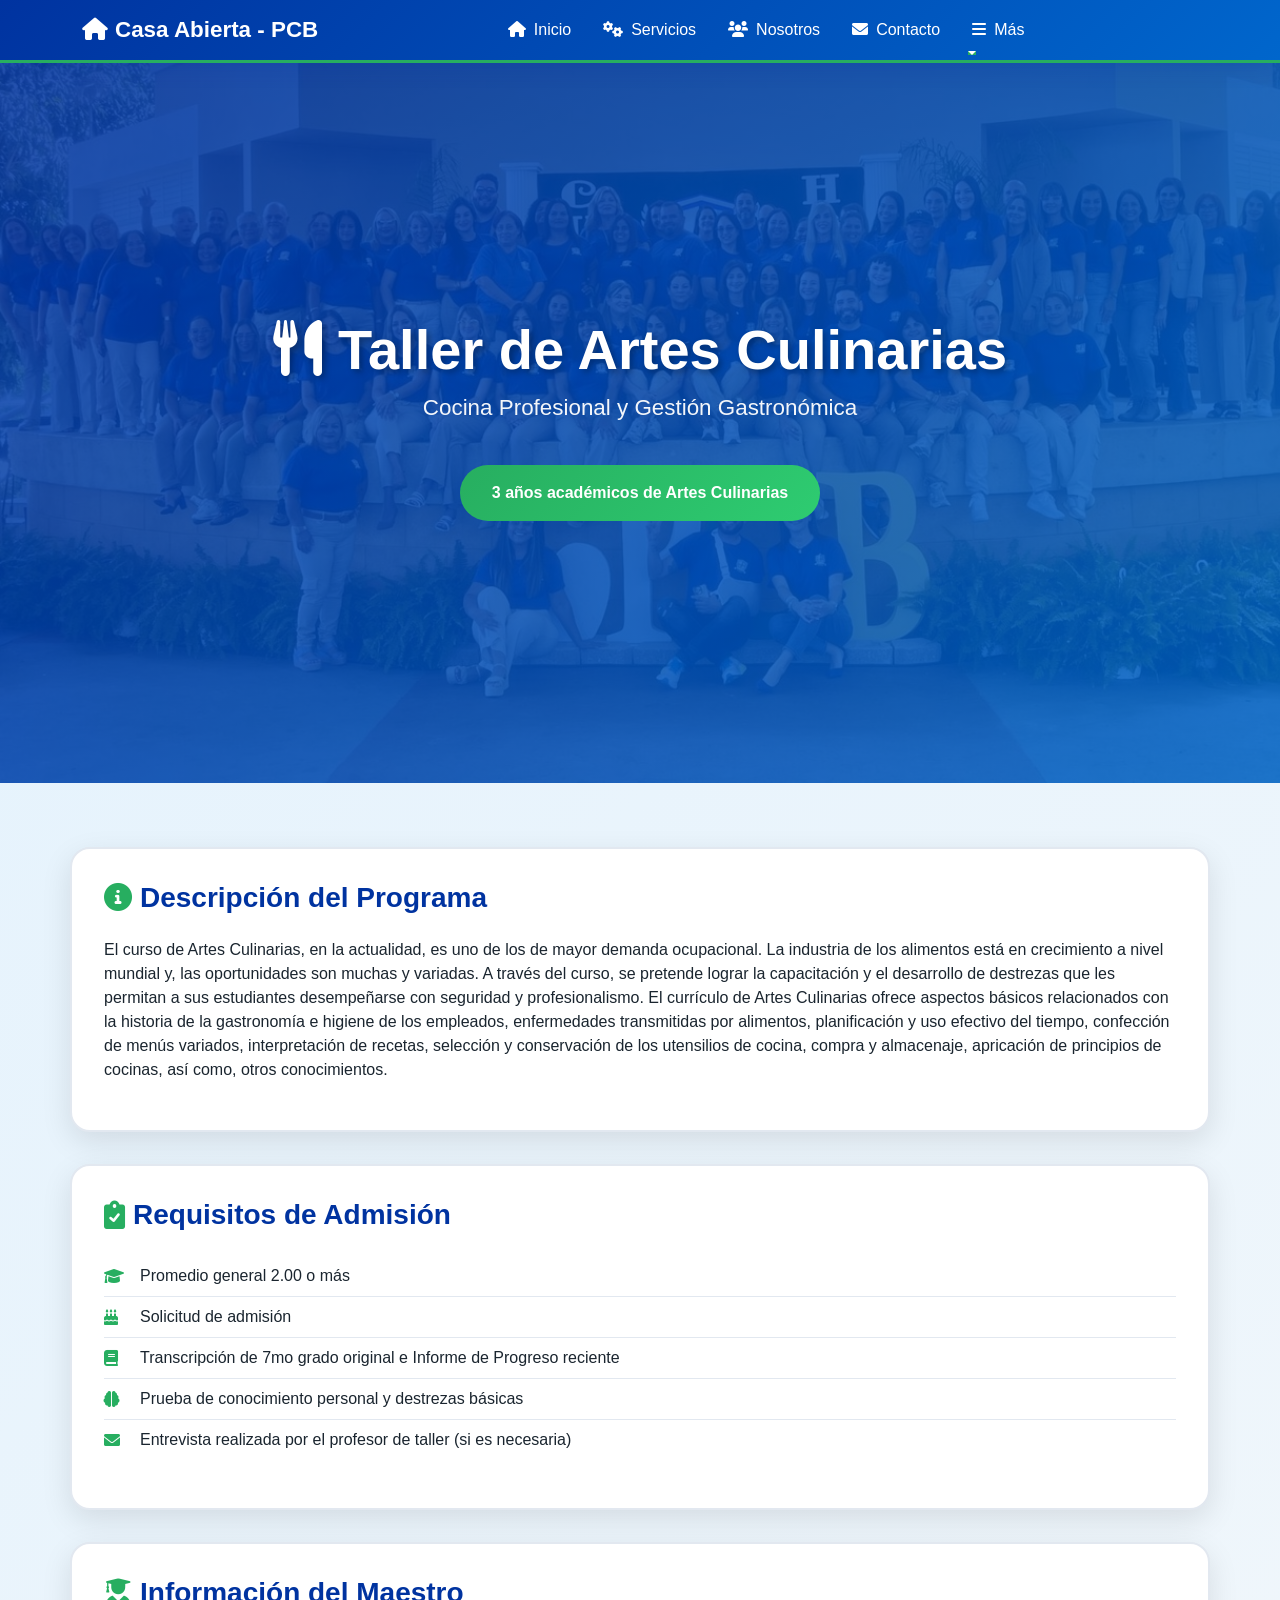
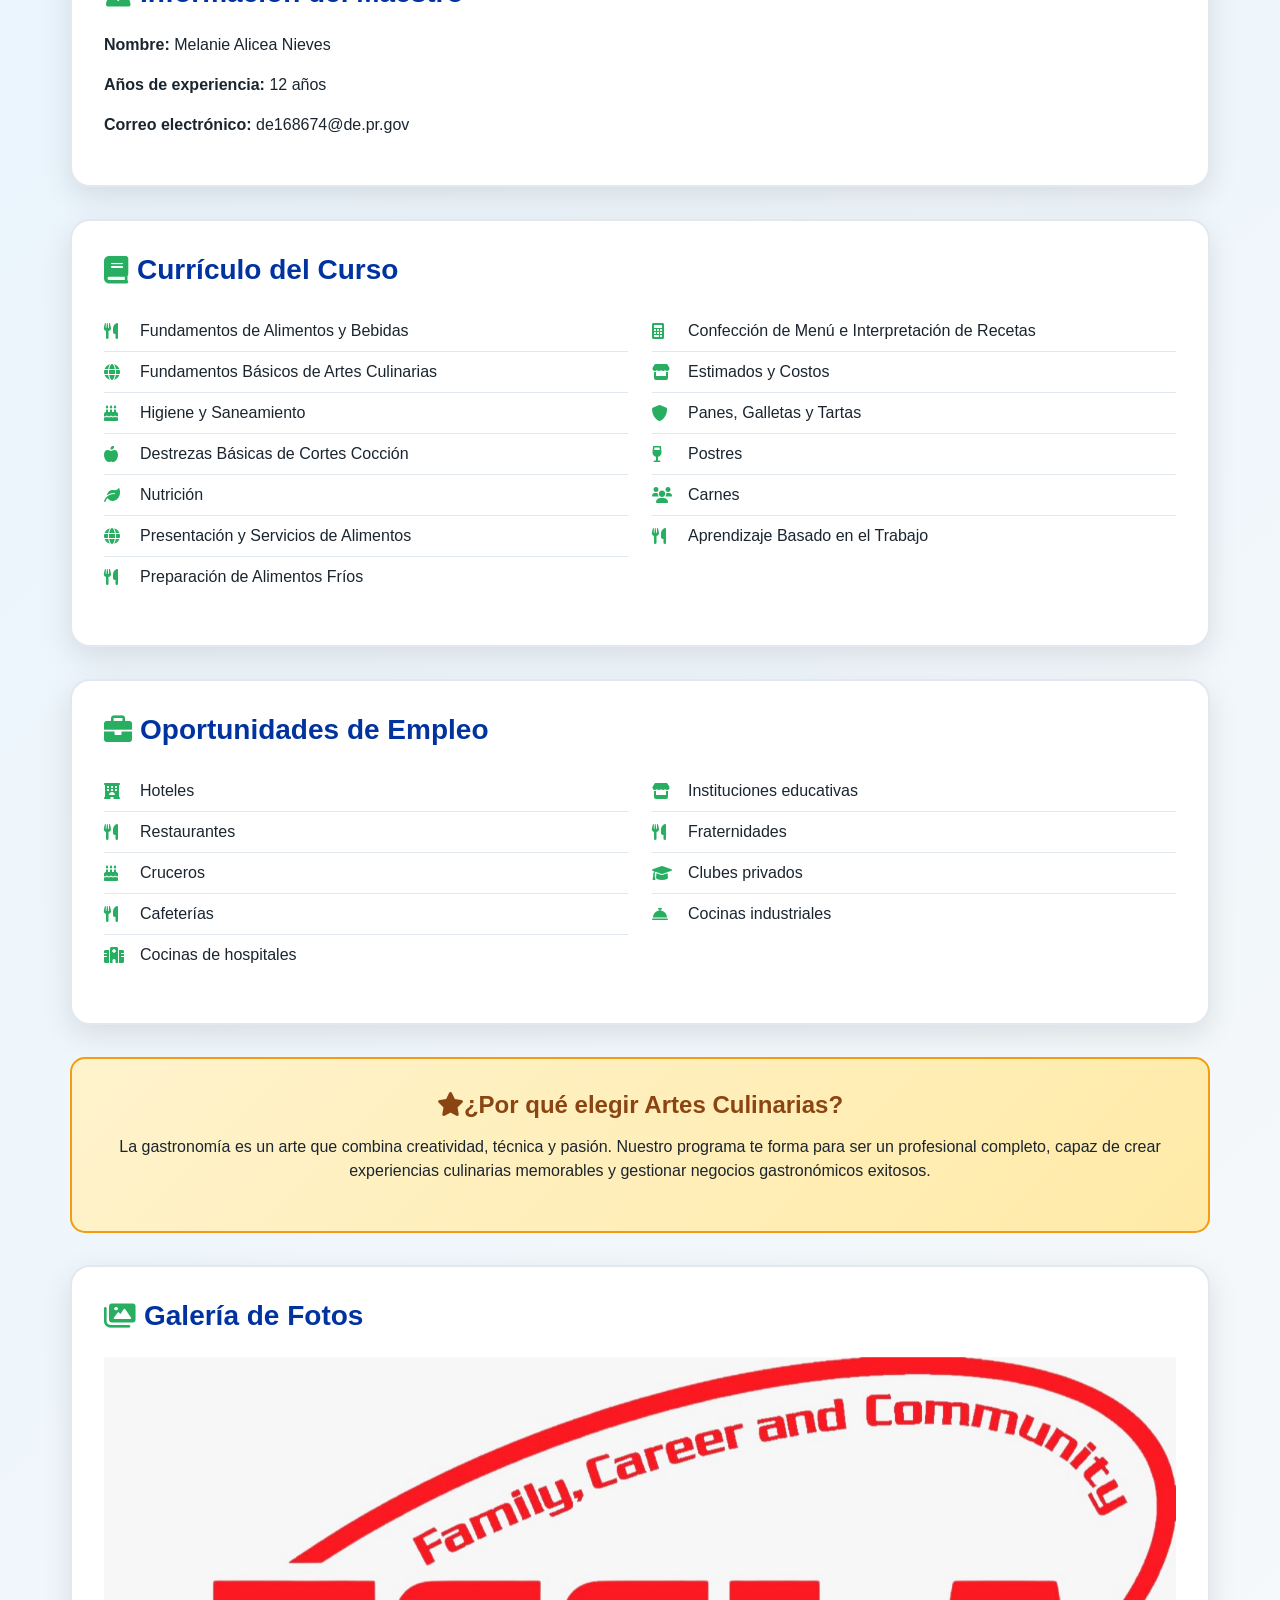
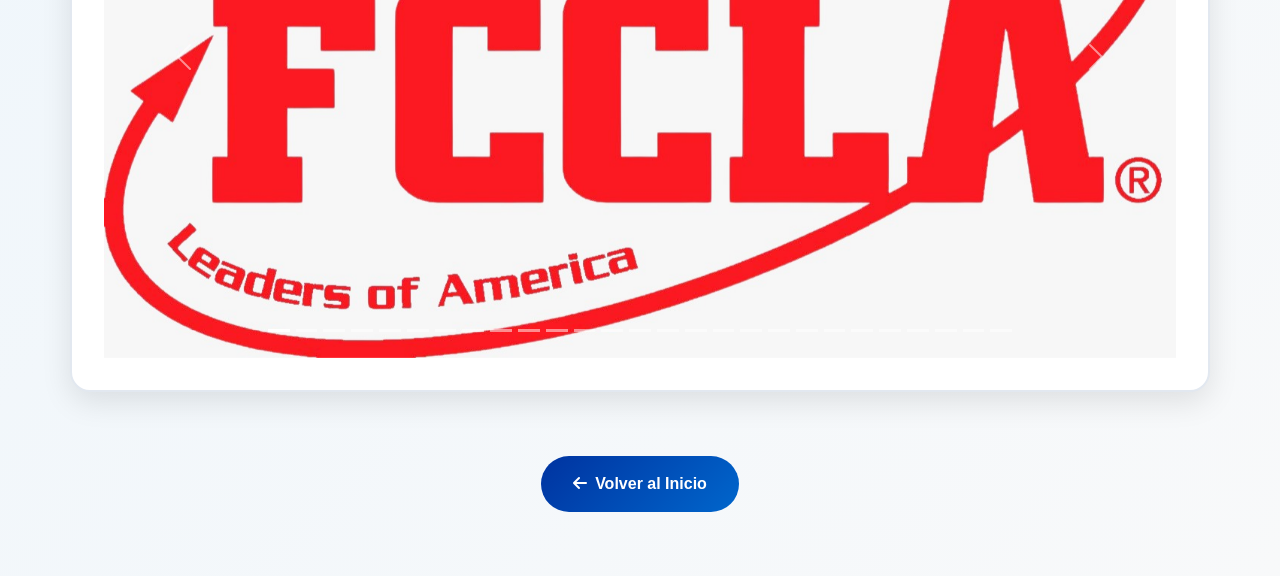
<file: artes-culinarias.html>
<!DOCTYPE html>
<html lang="es">
<head>
  <meta charset="UTF-8">
  <meta name="viewport" content="width=device-width, initial-scale=1">
  <title>Artes Culinarias - Casa Abierta</title>
  <link href="https://cdn.jsdelivr.net/npm/bootstrap@5.3.0/dist/css/bootstrap.min.css" rel="stylesheet">
  <link href="https://cdnjs.cloudflare.com/ajax/libs/font-awesome/6.0.0/css/all.min.css" rel="stylesheet">
  <link href="styles.css" rel="stylesheet">
</head>
<body>
  <!-- Navbar -->
  <!-- Navbar -->
  <nav class="navbar navbar-expand-lg navbar-dark">
    <div class="container">
      <a class="navbar-brand" href="index.html">
        <i class="fas fa-home me-2"></i>Casa Abierta - PCB
      </a>
      <button class="navbar-toggler" type="button" data-bs-toggle="collapse" data-bs-target="#navbarNav">
        <span class="navbar-toggler-icon"></span>
      </button>
      <div class="collapse navbar-collapse" id="navbarNav">
        <ul class="navbar-nav mx-auto">
          <li class="nav-item"><a class="nav-link" href="index.html#inicio"><i class="fas fa-home me-2"></i>Inicio</a></li>
          <li class="nav-item"><a class="nav-link" href="index.html#servicios"><i class="fas fa-cogs me-2"></i>Servicios</a></li>
          <li class="nav-item"><a class="nav-link" href="index.html#nosotros"><i class="fas fa-users me-2"></i>Nosotros</a></li>
          <li class="nav-item"><a class="nav-link" href="index.html#contacto"><i class="fas fa-envelope me-2"></i>Contacto</a></li>
          <li class="nav-item dropdown">
            <a class="nav-link dropdown-toggle" href="#" id="navbarDropdown" role="button" data-bs-toggle="dropdown">
              <i class="fas fa-bars me-2"></i>Más
            </a>
            <ul class="dropdown-menu">
              <li><a class="dropdown-item" href="index.html#galeria"><i class="fas fa-images me-2"></i>Galería</a></li>
              <li><hr class="dropdown-divider"></li>
              <li><a class="dropdown-item" href="admin-login.html"><i class="fas fa-cog me-2"></i>Panel de Administración</a></li>
              <li><hr class="dropdown-divider"></li>
              <li><a class="dropdown-item btn btn-primary" href="https://pcbsystempr-cyber.github.io/pcbsystem/index.html#inicio"><i class="fas fa-arrow-left me-2"></i>Regresar a PCB System</a></li>
            </ul>
          </li>
        </ul>
      </div>
    </div>
  </nav>

  <!-- Hero Section -->
  <section class="hero">
    <div class="container">
      <h1><i class="fas fa-utensils me-3"></i>Taller de Artes Culinarias</h1>
      <p class="lead">Cocina Profesional y Gestión Gastronómica</p>
      <button class="btn btn-outline-primary">3 años académicos de Artes Culinarias</button>
    </div>
  </section>

  <!-- Content -->
  <div class="container content-section">
    <!-- Descripción -->
    <div class="info-card">
      <h3><i class="fas fa-info-circle"></i>Descripción del Programa</h3>
       <p>El curso de Artes Culinarias, en la actualidad, es uno de los de mayor demanda ocupacional. La industria de los alimentos está en crecimiento a nivel mundial y, las oportunidades son muchas y variadas. A través del curso, se pretende lograr la capacitación y el desarrollo de destrezas que les permitan a sus estudiantes desempeñarse con seguridad y profesionalismo. El currículo de Artes Culinarias ofrece aspectos básicos relacionados con la historia de la gastronomía e higiene de los empleados, enfermedades transmitidas por alimentos, planificación y uso efectivo del tiempo, confección de menús variados, interpretación  de recetas, selección y conservación de los utensilios de cocina, compra y almacenaje, apricación de principios de cocinas, así como, otros conocimientos.</p>
    </div>
    
    <!-- Requisitos -->
    
    <div class="info-card">
      <h3><i class="fas fa-clipboard-check"></i>Requisitos de Admisión</h3>
      <ul class="feature-list">
        <li><i class="fas fa-graduation-cap"></i>Promedio general 2.00 o más</li>
        <li><i class="fas fa-birthday-cake"></i>Solicitud de admisión</li>
        <li><i class="fas fa-book"></i>Transcripción de 7mo grado original e Informe de Progreso reciente</li>
        <li><i class="fas fa-brain"></i>Prueba de conocimiento personal y destrezas básicas</li>
        <li><i class="fas fa-envelope"></i>Entrevista realizada por el profesor de taller (si es necesaria)</li>
      </ul>
    </div>

    <!-- Información del Maestro -->
    <div class="info-card">
      <h3><i class="fas fa-user-graduate"></i>Información del Maestro</h3>
      <p><strong>Nombre:</strong> Melanie Alicea Nieves</p>
      <p><strong>Años de experiencia:</strong> 12 años</p>
      <p><strong>Correo electrónico:</strong> de168674@de.pr.gov</p>
    </div>

    <!-- Cursos Principales -->
    <div class="info-card">
      <h3><i class="fas fa-book"></i>Currículo del Curso</h3>
      <div class="row">
        <div class="col-md-6">
          <ul class="feature-list">
            <li><i class="fas fa-utensils"></i>Fundamentos de Alimentos y Bebidas</li>
            <li><i class="fas fa-globe"></i>Fundamentos Básicos de Artes Culinarias</li>
            <li><i class="fas fa-birthday-cake"></i>Higiene y Saneamiento</li>
            <li><i class="fas fa-apple-alt"></i>Destrezas Básicas de Cortes Cocción</li>
            <li><i class="fas fa-leaf"></i>Nutrición</li>
            <li><i class="fas fa-globe"></i>Presentación y Servicios de Alimentos</li>
            <li><i class="fas fa-utensils"></i>Preparación de Alimentos Fríos</li>
          </ul>
        </div>
        <div class="col-md-6">
          <ul class="feature-list">
            <li><i class="fas fa-calculator"></i>Confección de Menú e Interpretación de Recetas</li>
            <li><i class="fas fa-store"></i>Estimados y Costos</li>
            <li><i class="fas fa-shield-alt"></i>Panes, Galletas y Tartas</li>
            <li><i class="fas fa-wine-glass"></i>Postres</li>
            <li><i class="fas fa-users"></i>Carnes</li>
            <li><i class="fas fa-utensils"></i>Aprendizaje Basado en el Trabajo</li>
          </ul>
        </div>
      </div>
    </div>

    <!-- Oportunidades de Empleo -->
    <div class="info-card">
      <h3><i class="fas fa-briefcase"></i>Oportunidades de Empleo</h3>
      <div class="row">
        <div class="col-md-6">
          <ul class="feature-list">
            <li><i class="fas fa-hotel"></i>Hoteles</li>
            <li><i class="fas fa-utensils"></i>Restaurantes</li>
            <li><i class="fas fa-birthday-cake"></i>Cruceros</li>
            <li><i class="fas fa-utensils"></i>Cafeterías</li>
            <li><i class="fas fa-hospital"></i>Cocinas de hospitales</li>
          </ul>
        </div>
        <div class="col-md-6">
          <ul class="feature-list">
            <li><i class="fas fa-store"></i>Instituciones educativas</li>
            <li><i class="fas fa-utensils"></i>Fraternidades</li>
            <li><i class="fas fa-graduation-cap"></i>Clubes privados</li>
            <li><i class="fas fa-concierge-bell"></i>Cocinas industriales</li>
          </ul>
        </div>
      </div>
    </div>

    <!-- Highlight Box -->
    <div class="highlight-box">
      <h4><i class="fas fa-star"></i>¿Por qué elegir Artes Culinarias?</h4>
      <p>La gastronomía es un arte que combina creatividad, técnica y pasión. Nuestro programa te forma para ser un profesional completo, capaz de crear experiencias culinarias memorables y gestionar negocios gastronómicos exitosos.</p>
     </div>

     <!-- Gallery Slideshow -->
    <div class="info-card">
      <h3><i class="fas fa-images"></i> Galería de Fotos</h3>
      <div id="artesCarousel" class="carousel slide" data-bs-ride="carousel" data-bs-interval="3000">
        <div class="carousel-indicators" id="artes-indicators">
          <!-- Indicators will be generated here -->
        </div>
        <div class="carousel-inner" id="artes-inner">
          <!-- Carousel items will be generated here -->
        </div>
        <button class="carousel-control-prev" type="button" data-bs-target="#artesCarousel" data-bs-slide="prev">
          <span class="carousel-control-prev-icon"></span>
          <span class="visually-hidden">Anterior</span>
        </button>
        <button class="carousel-control-next" type="button" data-bs-target="#artesCarousel" data-bs-slide="next">
          <span class="carousel-control-next-icon"></span>
          <span class="visually-hidden">Siguiente</span>
        </button>
      </div>
    </div>

    <!-- Back Button -->
    <div class="text-center">
      <a href="index.html" class="btn-back">
        <i class="fas fa-arrow-left me-2"></i>Volver al Inicio
      </a>
    </div>
  </div>

  <script src="https://cdn.jsdelivr.net/npm/bootstrap@5.3.0/dist/js/bootstrap.bundle.min.js"></script>

  <script>
    // Generar carousel dinámicamente
    document.addEventListener('DOMContentLoaded', function() {
      const images = [
        'galeria_artes_culinarias/image8.jpeg',
        'galeria_artes_culinarias/images21.jpg',
        'galeria_artes_culinarias/images3.jpeg',
        'galeria_artes_culinarias/images4.jpeg',
        'galeria_artes_culinarias/images5.jpeg',
        'galeria_artes_culinarias/images6.jpeg',
        'galeria_artes_culinarias/images1.jpeg',
        'galeria_artes_culinarias/images7.jpeg',
        'galeria_artes_culinarias/images22.jpg',
        'galeria_artes_culinarias/images23.jpg',
        'galeria_artes_culinarias/images11.jpg',
        'galeria_artes_culinarias/images12.jpg',
        'galeria_artes_culinarias/images13.jpg',
        'galeria_artes_culinarias/images14.jpg',
        'galeria_artes_culinarias/images15.jpg',
        'galeria_artes_culinarias/images16.jpg',
        'galeria_artes_culinarias/images17.jpg',
        'galeria_artes_culinarias/images18.jpg',
        'galeria_artes_culinarias/images19.jpg',
        'galeria_artes_culinarias/images20.jpg',
        'galeria_artes_culinarias/images21.jpg',
        'galeria_artes_culinarias/images22.jpg',
        'galeria_artes_culinarias/images23.jpg',
        'galeria_artes_culinarias/images24.jpg',
        'galeria_artes_culinarias/images25.jpg',
        'galeria_artes_culinarias/images26.jpg',
        'galeria_artes_culinarias/images27.jpg'
      ];
      const hiddenImages = JSON.parse(localStorage.getItem('hiddenImages_artes-culinarias') || '[]');
      const visibleImages = images.filter(src => !hiddenImages.includes(src));

      if (visibleImages.length === 0) return;

      const indicators = document.getElementById('artes-indicators');
      const inner = document.getElementById('artes-inner');

      visibleImages.forEach((src, index) => {
        // Indicator
        const indicator = document.createElement('button');
        indicator.type = 'button';
        indicator.setAttribute('data-bs-target', '#artesCarousel');
        indicator.setAttribute('data-bs-slide-to', index);
        if (index === 0) indicator.classList.add('active');
        indicators.appendChild(indicator);

        // Carousel item
        const item = document.createElement('div');
        item.className = 'carousel-item' + (index === 0 ? ' active' : '');
        const img = document.createElement('img');
        img.src = src;
        img.className = 'd-block w-100';
        img.alt = `Artes Culinarias - Imagen ${index + 1}`;
        item.appendChild(img);
        inner.appendChild(item);
      });
    });
  </script>
</body>
</html>
</file>
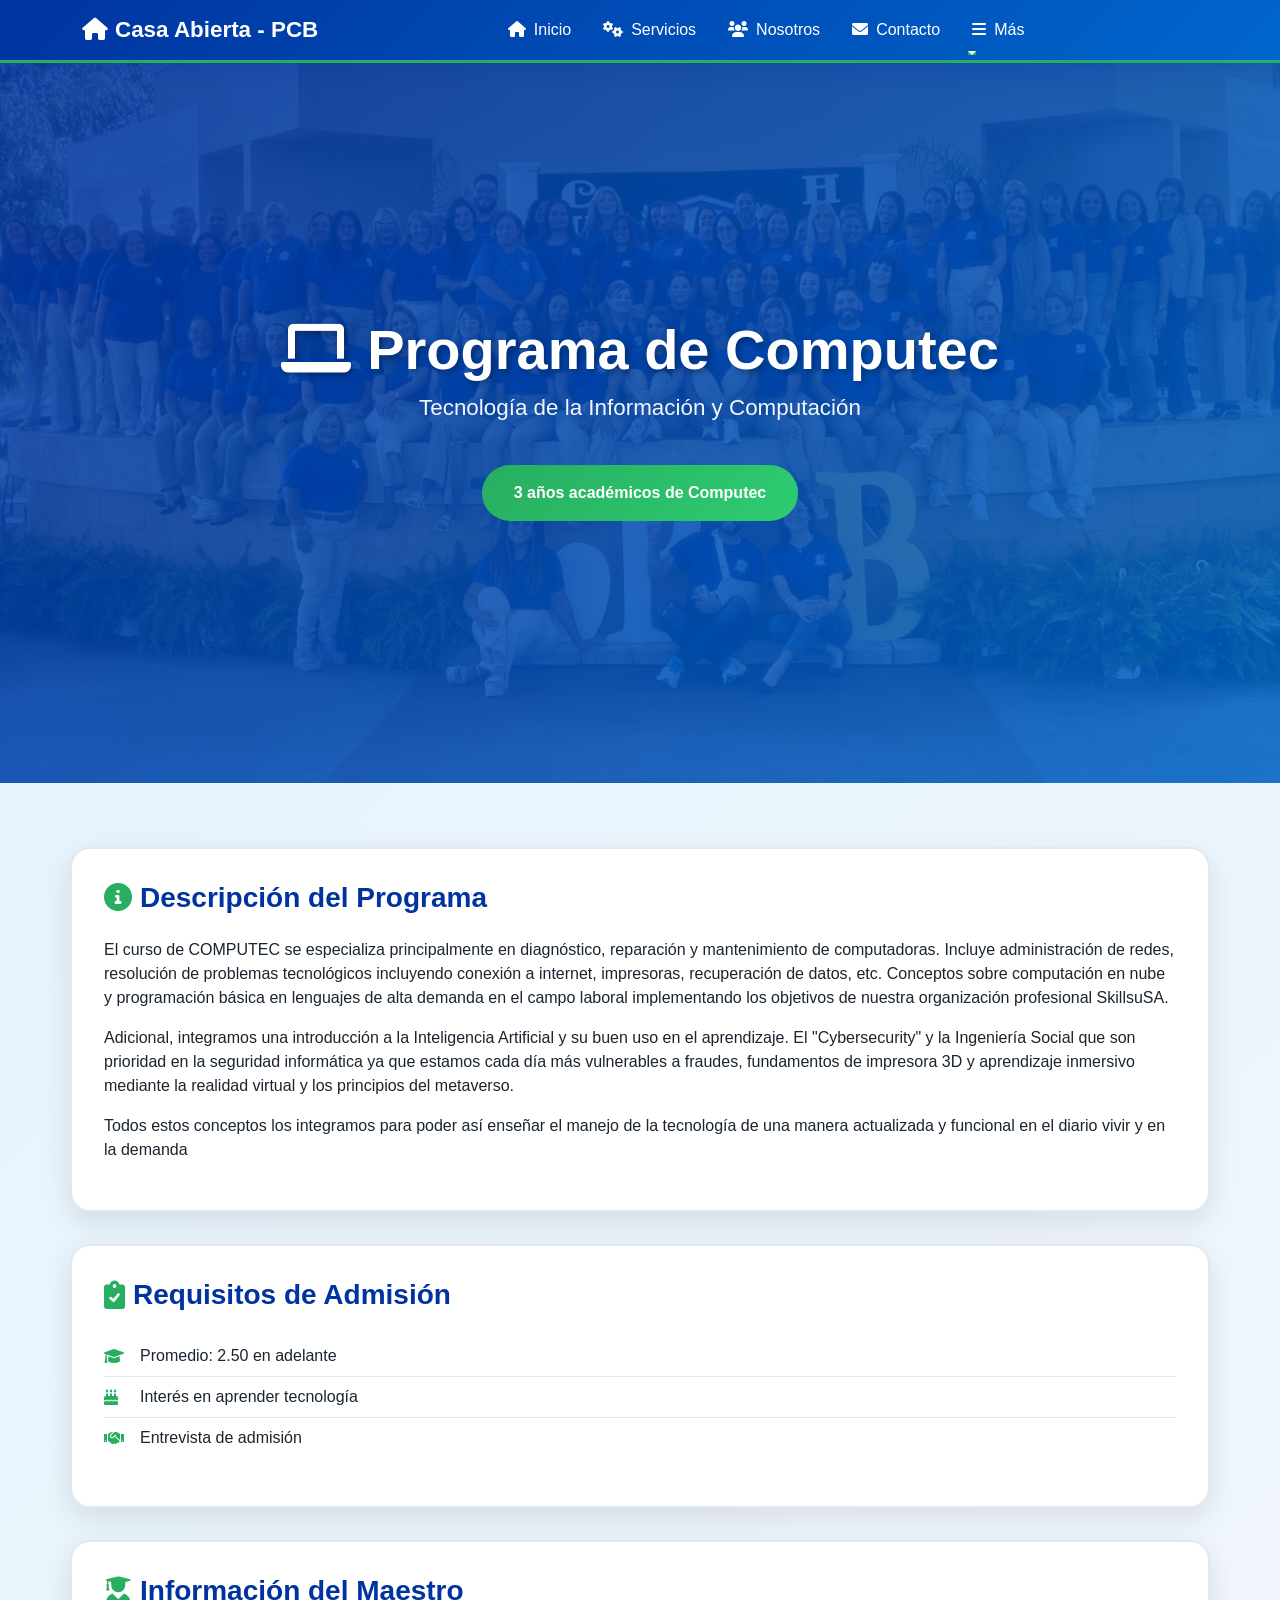
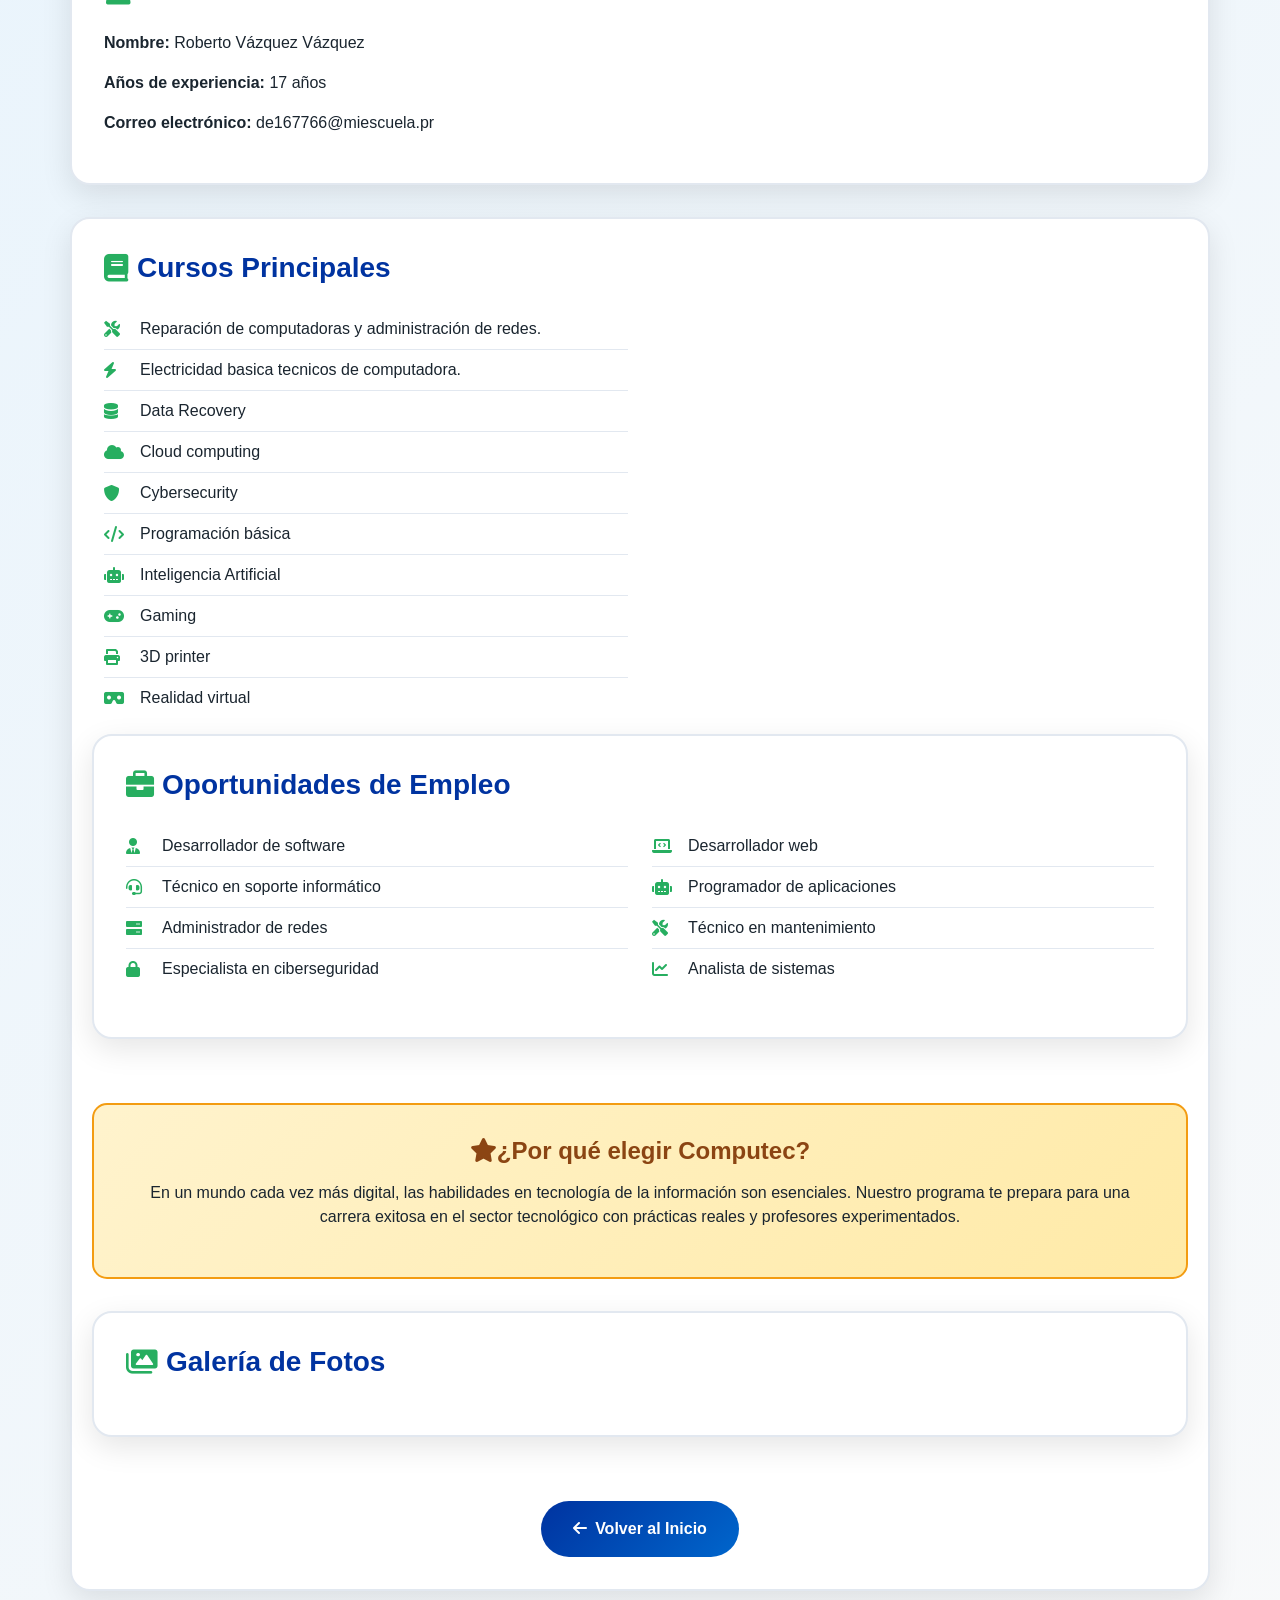
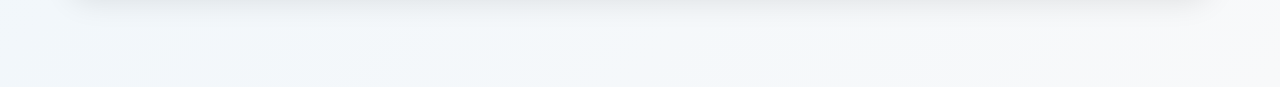
<file: computec.html>
<!DOCTYPE html>
<html lang="es">
<head>
  <meta charset="UTF-8">
  <meta name="viewport" content="width=device-width, initial-scale=1">
  <title>Computec - Casa Abierta</title>
  <link href="https://cdn.jsdelivr.net/npm/bootstrap@5.3.0/dist/css/bootstrap.min.css" rel="stylesheet">
  <link href="https://cdnjs.cloudflare.com/ajax/libs/font-awesome/6.0.0/css/all.min.css" rel="stylesheet">
  <link href="styles.css" rel="stylesheet">
</head>
<body>
  <!-- Navbar -->
  <nav class="navbar navbar-expand-lg navbar-dark">
    <div class="container">
      <a class="navbar-brand" href="index.html">
        <i class="fas fa-home me-2"></i>Casa Abierta - PCB
      </a>
      <button class="navbar-toggler" type="button" data-bs-toggle="collapse" data-bs-target="#navbarNav">
        <span class="navbar-toggler-icon"></span>
      </button>
      <div class="collapse navbar-collapse" id="navbarNav">
        <ul class="navbar-nav mx-auto">
          <li class="nav-item"><a class="nav-link" href="index.html#inicio"><i class="fas fa-home me-2"></i>Inicio</a></li>
          <li class="nav-item"><a class="nav-link" href="index.html#servicios"><i class="fas fa-cogs me-2"></i>Servicios</a></li>
          <li class="nav-item"><a class="nav-link" href="index.html#nosotros"><i class="fas fa-users me-2"></i>Nosotros</a></li>
          <li class="nav-item"><a class="nav-link" href="index.html#contacto"><i class="fas fa-envelope me-2"></i>Contacto</a></li>
          <li class="nav-item dropdown">
            <a class="nav-link dropdown-toggle" href="#" id="navbarDropdown" role="button" data-bs-toggle="dropdown">
              <i class="fas fa-bars me-2"></i>Más
            </a>
            <ul class="dropdown-menu">
              <li><a class="dropdown-item" href="index.html#galeria"><i class="fas fa-images me-2"></i>Galería</a></li>
              <li><hr class="dropdown-divider"></li>
              <li><a class="dropdown-item" href="admin-login.html"><i class="fas fa-cog me-2"></i>Panel de Administración</a></li>
              <li><hr class="dropdown-divider"></li>
              <li><a class="dropdown-item btn btn-primary" href="https://pcbsystempr-cyber.github.io/pcbsystem/index.html#inicio"><i class="fas fa-arrow-left me-2"></i>Regresar a PCB System</a></li>
            </ul>
          </li>
        </ul>
      </div>
    </div>
  </nav>

  <!-- Hero Section -->
  <section class="hero">
    <div class="container">
      <h1><i class="fas fa-laptop me-3"></i>Programa de Computec</h1>
      <p class="lead">Tecnología de la Información y Computación</p>
      <button class="btn btn-outline-primary">3 años académicos de Computec</button>
    </div>
  </section>

  <!-- Content -->
  <div class="container content-section">
    <!-- Descripción -->
    <div class="info-card">
      <h3><i class="fas fa-info-circle"></i>Descripción del Programa</h3>
       <p>El curso de COMPUTEC se especializa principalmente en diagnóstico, reparación y mantenimiento de computadoras. Incluye administración de redes, resolución de problemas tecnológicos incluyendo conexión a internet, impresoras, recuperación de datos, etc. Conceptos sobre computación en nube y programación básica en lenguajes de alta demanda en el campo laboral implementando los objetivos de nuestra organización profesional SkillsuSA.</p>
       <p>Adicional, integramos una introducción a la Inteligencia Artificial y su buen uso en el aprendizaje. El "Cybersecurity" y la Ingeniería Social que son prioridad en la seguridad informática ya que estamos cada día más vulnerables a fraudes, fundamentos de impresora 3D y aprendizaje inmersivo mediante la realidad virtual y los principios del metaverso.</p>

<p>Todos estos conceptos los integramos para poder así enseñar el manejo de la tecnología de una manera actualizada y funcional en el diario vivir y en la demanda</p>
    </div>

    <!-- Requisitos -->
    <div class="info-card">
      <h3><i class="fas fa-clipboard-check"></i>Requisitos de Admisión</h3>
      <ul class="feature-list">
        <li><i class="fas fa-graduation-cap"></i>Promedio: 2.50 en adelante</li>
        <li><i class="fas fa-birthday-cake"></i>Interés en aprender tecnología</li>
        <li><i class="fas fa-handshake"></i>Entrevista de admisión</li>
      </ul>
    </div>

    <!-- Información del Maestro -->
    <div class="info-card">
      <h3><i class="fas fa-user-graduate"></i>Información del Maestro</h3>
      <p><strong>Nombre:</strong> Roberto Vázquez Vázquez</p>
      <p><strong>Años de experiencia:</strong> 17 años</p>
      <p><strong>Correo electrónico:</strong> de167766@miescuela.pr</p>
    </div>

    <!-- Cursos Principales -->
    <div class="info-card">
      <h3><i class="fas fa-book"></i>Cursos Principales</h3>
      <div class="row">
        <div class="col-md-6">
          <ul class="feature-list">
            <li><i class="fas fa-tools"></i>Reparación de computadoras y administración de redes.</li>
            <li><i class="fas fa-bolt"></i>Electricidad basica tecnicos de computadora.</li>
            <li><i class="fas fa-database"></i>Data Recovery</li>
            <li><i class="fas fa-cloud"></i>Cloud computing</li>
            <li><i class="fas fa-shield-alt"></i>Cybersecurity</li>
            <li><i class="fas fa-code"></i>Programación básica</li>
            <li><i class="fas fa-robot"></i>Inteligencia Artificial</li>
            <li><i class="fas fa-gamepad"></i>Gaming</li>
            <li><i class="fas fa-print"></i>3D printer</li>
            <li><i class="fas fa-vr-cardboard"></i>Realidad virtual</li>
          </ul>
        </div>
       
    <!-- Oportunidades de Empleo -->
    <div class="info-card">
      <h3><i class="fas fa-briefcase"></i>Oportunidades de Empleo</h3>
      <div class="row">
        <div class="col-md-6">
          <ul class="feature-list">
            <li><i class="fas fa-user-tie"></i>Desarrollador de software</li>
            <li><i class="fas fa-headset"></i>Técnico en soporte informático</li>
            <li><i class="fas fa-server"></i>Administrador de redes</li>
            <li><i class="fas fa-lock"></i>Especialista en ciberseguridad</li>
          </ul>
        </div>
        <div class="col-md-6">
          <ul class="feature-list">
            <li><i class="fas fa-laptop-code"></i>Desarrollador web</li>
            <li><i class="fas fa-robot"></i>Programador de aplicaciones</li>
            <li><i class="fas fa-tools"></i>Técnico en mantenimiento</li>
            <li><i class="fas fa-chart-line"></i>Analista de sistemas</li>
          </ul>
        </div>
      </div>
    </div>

    <!-- Highlight Box -->
    <div class="highlight-box">
      <h4><i class="fas fa-star"></i>¿Por qué elegir Computec?</h4>
      <p>En un mundo cada vez más digital, las habilidades en tecnología de la información son esenciales. Nuestro programa te prepara para una carrera exitosa en el sector tecnológico con prácticas reales y profesores experimentados.</p>
    </div>

    

    <!-- Gallery Slideshow -->
    <div class="info-card">
      <h3><i class="fas fa-images"></i> Galería de Fotos</h3>
      <div id="computecCarousel" class="carousel slide" data-bs-ride="carousel" data-bs-interval="3000">
        <div class="carousel-indicators" id="computec-indicators">
          <!-- Indicators will be generated here -->
        </div>
        <div class="carousel-inner" id="computec-inner">
          <!-- Carousel items will be generated here -->
        </div>
        <button class="carousel-control-prev" type="button" data-bs-target="#computecCarousel" data-bs-slide="prev">
          <span class="carousel-control-prev-icon"></span>
          <span class="visually-hidden">Anterior</span>
        </button>
        <button class="carousel-control-next" type="button" data-bs-target="#computecCarousel" data-bs-slide="next">
          <span class="carousel-control-next-icon"></span>
          <span class="visually-hidden">Siguiente</span>
        </button>
      </div>
    </div>

    <!-- Back Button -->
    <div class="text-center">
      <a href="index.html" class="btn-back">
        <i class="fas fa-arrow-left me-2"></i>Volver al Inicio
      </a>
    </div>
  </div>

  <script src="https://cdn.jsdelivr.net/npm/bootstrap@5.3.0/dist/js/bootstrap.bundle.min.js"></script>

  <script>
    // Generar carousel dinámicamente
    document.addEventListener('DOMContentLoaded', function() {
      const images = JSON.parse(localStorage.getItem('images_computec') || '[]');
      const hiddenImages = JSON.parse(localStorage.getItem('hiddenImages_computec') || '[]');
      const visibleImages = images.filter(src => !hiddenImages.includes(src));

      if (visibleImages.length === 0) return;

      const indicators = document.getElementById('computec-indicators');
      const inner = document.getElementById('computec-inner');

      visibleImages.forEach((src, index) => {
        // Indicator
        const indicator = document.createElement('button');
        indicator.type = 'button';
        indicator.setAttribute('data-bs-target', '#computecCarousel');
        indicator.setAttribute('data-bs-slide-to', index);
        if (index === 0) indicator.classList.add('active');
        indicators.appendChild(indicator);

        // Carousel item
        const item = document.createElement('div');
        item.className = 'carousel-item' + (index === 0 ? ' active' : '');
        const img = document.createElement('img');
        img.src = src;
        img.className = 'd-block w-100';
        img.alt = `Computec - Imagen ${index + 1}`;
        item.appendChild(img);
        inner.appendChild(item);
      });
    });
  </script>
</body>
</html>
</file>
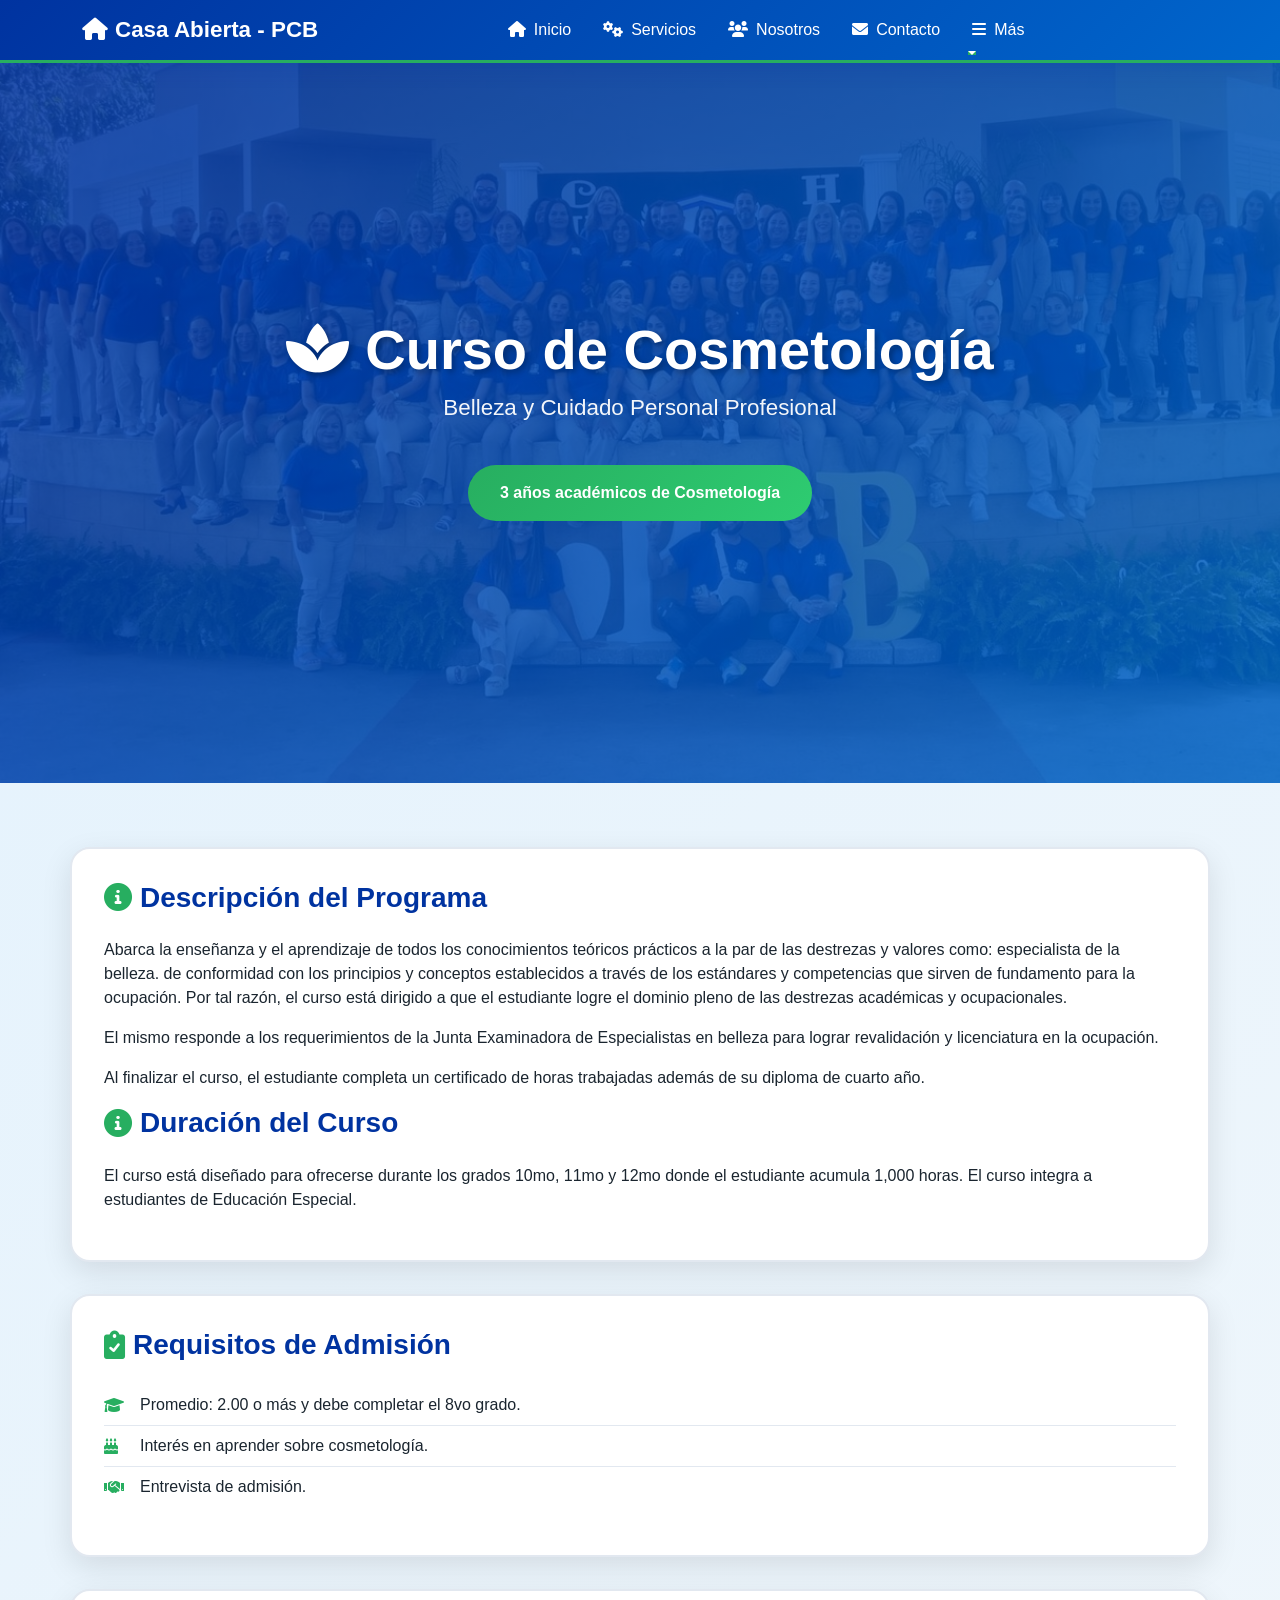
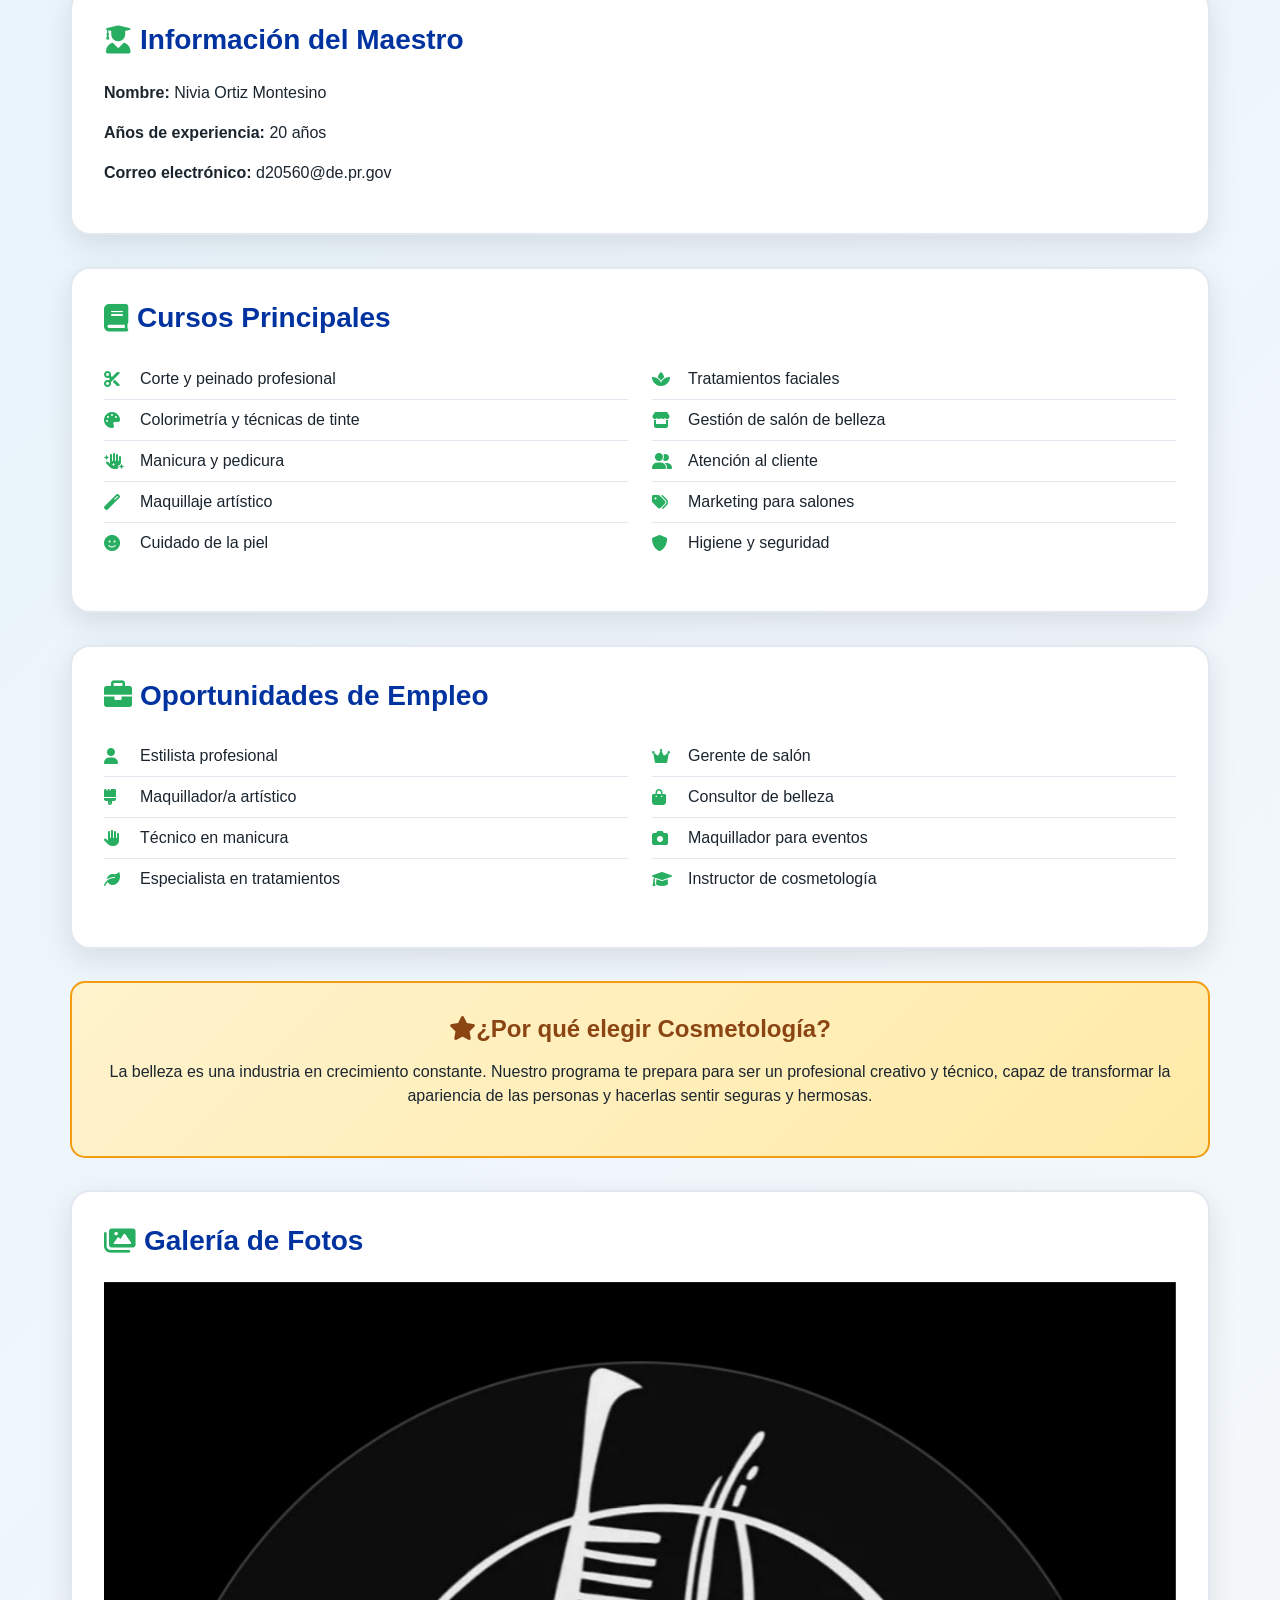
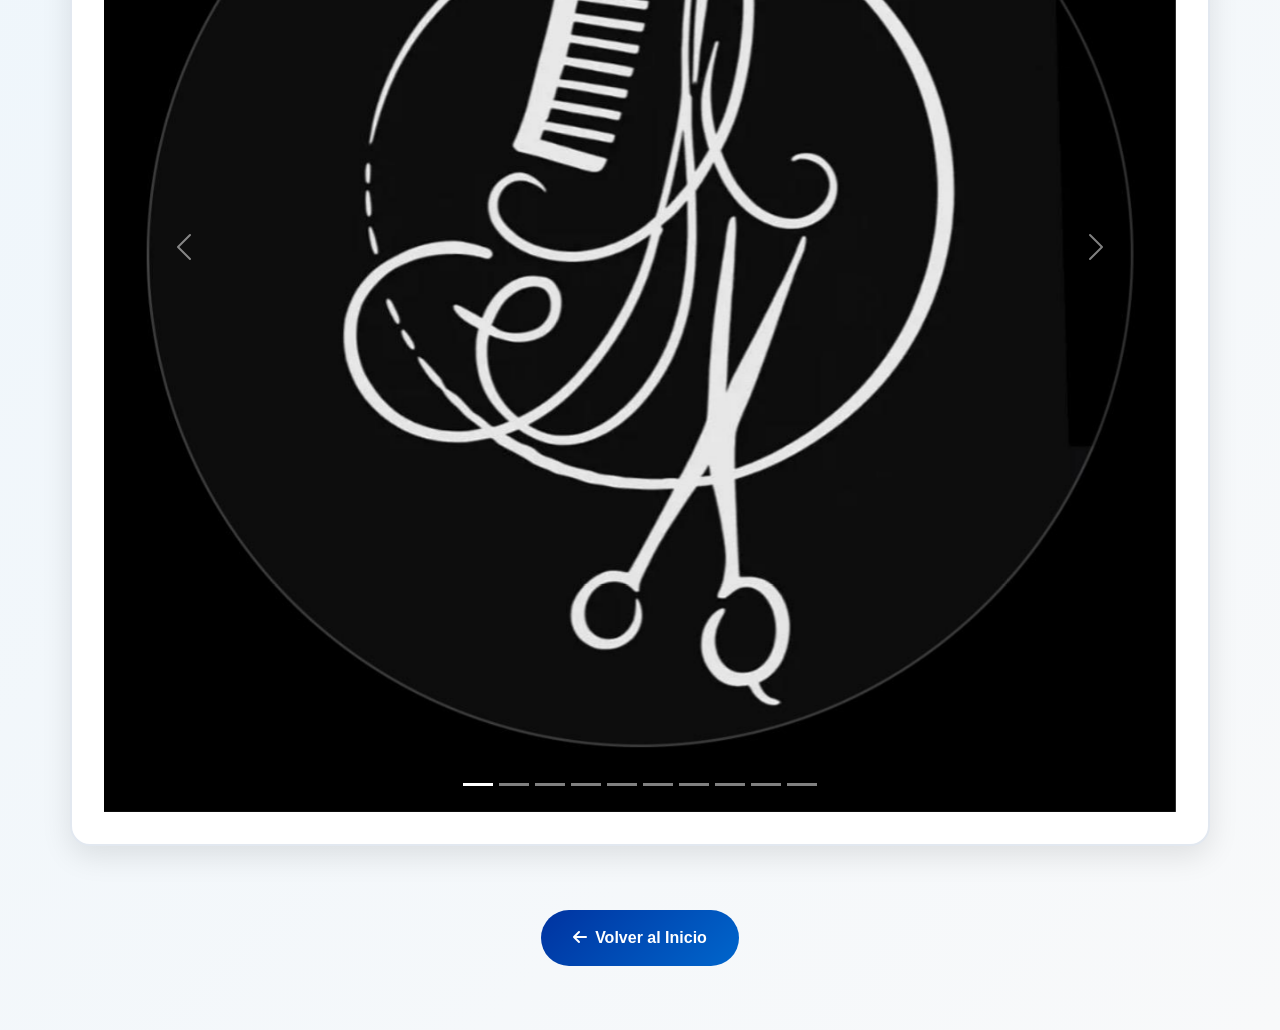
<file: cosmetologia.html>
<!DOCTYPE html>
<html lang="es">
<head>
  <meta charset="UTF-8">
  <meta name="viewport" content="width=device-width, initial-scale=1">
  <title>Cosmetología - Casa Abierta</title>
  <link href="https://cdn.jsdelivr.net/npm/bootstrap@5.3.0/dist/css/bootstrap.min.css" rel="stylesheet">
  <link href="https://cdnjs.cloudflare.com/ajax/libs/font-awesome/6.0.0/css/all.min.css" rel="stylesheet">
  <link href="styles.css" rel="stylesheet">
</head>
<body>
  <!-- Navbar -->
  <!-- Navbar -->
  <nav class="navbar navbar-expand-lg navbar-dark">
    <div class="container">
      <a class="navbar-brand" href="index.html">
        <i class="fas fa-home me-2"></i>Casa Abierta - PCB
      </a>
      <button class="navbar-toggler" type="button" data-bs-toggle="collapse" data-bs-target="#navbarNav">
        <span class="navbar-toggler-icon"></span>
      </button>
      <div class="collapse navbar-collapse" id="navbarNav">
        <ul class="navbar-nav mx-auto">
          <li class="nav-item"><a class="nav-link" href="index.html#inicio"><i class="fas fa-home me-2"></i>Inicio</a></li>
          <li class="nav-item"><a class="nav-link" href="index.html#servicios"><i class="fas fa-cogs me-2"></i>Servicios</a></li>
          <li class="nav-item"><a class="nav-link" href="index.html#nosotros"><i class="fas fa-users me-2"></i>Nosotros</a></li>
          <li class="nav-item"><a class="nav-link" href="index.html#contacto"><i class="fas fa-envelope me-2"></i>Contacto</a></li>
          <li class="nav-item dropdown">
            <a class="nav-link dropdown-toggle" href="#" id="navbarDropdown" role="button" data-bs-toggle="dropdown">
              <i class="fas fa-bars me-2"></i>Más
            </a>
            <ul class="dropdown-menu">
              <li><a class="dropdown-item" href="index.html#galeria"><i class="fas fa-images me-2"></i>Galería</a></li>
              <li><hr class="dropdown-divider"></li>
              <li><a class="dropdown-item" href="admin-login.html"><i class="fas fa-cog me-2"></i>Panel de Administración</a></li>
              <li><hr class="dropdown-divider"></li>
              <li><a class="dropdown-item btn btn-primary" href="https://pcbsystempr-cyber.github.io/pcbsystem/index.html#inicio"><i class="fas fa-arrow-left me-2"></i>Regresar a PCB System</a></li>
            </ul>
          </li>
        </ul>
      </div>
    </div>
  </nav>

  <!-- Hero Section -->
  <section class="hero">
    <div class="container">
      <h1><i class="fas fa-spa me-3"></i>Curso de Cosmetología</h1>
      <p class="lead">Belleza y Cuidado Personal Profesional</p>
      <button class="btn btn-outline-primary">3 años académicos de Cosmetología</button>
    </div>
  </section>

  <!-- Content -->
  <div class="container content-section">
    <!-- Descripción -->
    <div class="info-card">
      <h3><i class="fas fa-info-circle"></i>Descripción del Programa</h3>
      <p>Abarca la enseñanza y el aprendizaje de todos los conocimientos teóricos
prácticos a la par de las destrezas y valores como: especialista de la belleza. de conformidad con los principios y conceptos establecidos a través de los estándares y competencias que sirven de fundamento para la ocupación.
Por tal razón, el curso está dirigido a que el estudiante logre el dominio pleno de las destrezas académicas y ocupacionales. </p>

<p>El mismo responde a los requerimientos de la Junta Examinadora de
Especialistas en belleza para lograr revalidación y licenciatura en la ocupación.</p>
Al finalizar el curso, el estudiante completa un certificado de horas trabajadas además de su diploma de cuarto año.</p>

  <h3><i class="fas fa-info-circle"></i>Duración del Curso</h3>
<p>El curso está diseñado para ofrecerse durante los grados 10mo, 11mo y 12mo donde el estudiante acumula 1,000 horas. El curso integra a estudiantes de Educación Especial.</p>
    </div>

     <!-- Requisitos -->
    <div class="info-card">
      <h3><i class="fas fa-clipboard-check"></i>Requisitos de Admisión</h3>
      <ul class="feature-list">
        <li><i class="fas fa-graduation-cap"></i>Promedio: 2.00 o más y debe completar el 8vo grado.</li>
        <li><i class="fas fa-birthday-cake"></i>Interés en aprender sobre cosmetología.</li>
        <li><i class="fas fa-handshake"></i>Entrevista de admisión.</li>
      </ul>
    </div>

    <!-- Información del Maestro -->
    <div class="info-card">
      <h3><i class="fas fa-user-graduate"></i>Información del Maestro</h3>
      <p><strong>Nombre:</strong> Nivia Ortiz Montesino</p>
      <p><strong>Años de experiencia:</strong> 20 años</p>
      <p><strong>Correo electrónico:</strong> d20560@de.pr.gov</p>
    </div>

    <!-- Cursos Principales -->
    <div class="info-card">
      <h3><i class="fas fa-book"></i>Cursos Principales</h3>
      <div class="row">
        <div class="col-md-6">
          <ul class="feature-list">
            <li><i class="fas fa-cut"></i>Corte y peinado profesional</li>
            <li><i class="fas fa-palette"></i>Colorimetría y técnicas de tinte</li>
            <li><i class="fas fa-hand-sparkles"></i>Manicura y pedicura</li>
            <li><i class="fas fa-magic"></i>Maquillaje artístico</li>
            <li><i class="fas fa-smile"></i>Cuidado de la piel</li>
          </ul>
        </div>
        <div class="col-md-6">
          <ul class="feature-list">
            <li><i class="fas fa-spa"></i>Tratamientos faciales</li>
            <li><i class="fas fa-store"></i>Gestión de salón de belleza</li>
            <li><i class="fas fa-user-friends"></i>Atención al cliente</li>
            <li><i class="fas fa-tags"></i>Marketing para salones</li>
            <li><i class="fas fa-shield-alt"></i>Higiene y seguridad</li>
          </ul>
        </div>
      </div>
    </div>

    <!-- Oportunidades de Empleo -->
    <div class="info-card">
      <h3><i class="fas fa-briefcase"></i>Oportunidades de Empleo</h3>
      <div class="row">
        <div class="col-md-6">
          <ul class="feature-list">
            <li><i class="fas fa-user"></i>Estilista profesional</li>
            <li><i class="fas fa-brush"></i>Maquillador/a artístico</li>
            <li><i class="fas fa-hand-paper"></i>Técnico en manicura</li>
            <li><i class="fas fa-leaf"></i>Especialista en tratamientos</li>
          </ul>
        </div>
        <div class="col-md-6">
          <ul class="feature-list">
            <li><i class="fas fa-crown"></i>Gerente de salón</li>
            <li><i class="fas fa-shopping-bag"></i>Consultor de belleza</li>
            <li><i class="fas fa-camera"></i>Maquillador para eventos</li>
            <li><i class="fas fa-graduation-cap"></i>Instructor de cosmetología</li>
          </ul>
        </div>
      </div>
    </div>

    <!-- Highlight Box -->
    <div class="highlight-box">
      <h4><i class="fas fa-star"></i>¿Por qué elegir Cosmetología?</h4>
      <p>La belleza es una industria en crecimiento constante. Nuestro programa te prepara para ser un profesional creativo y técnico, capaz de transformar la apariencia de las personas y hacerlas sentir seguras y hermosas.</p>
    </div>

   

    <!-- Gallery Slideshow -->
    <div class="info-card">
      <h3><i class="fas fa-images"></i> Galería de Fotos</h3>
      <div id="cosmetologiaCarousel" class="carousel slide" data-bs-ride="carousel" data-bs-interval="3000">
        <div class="carousel-indicators">
          <button type="button" data-bs-target="#cosmetologiaCarousel" data-bs-slide-to="0" class="active"></button>
          <button type="button" data-bs-target="#cosmetologiaCarousel" data-bs-slide-to="1"></button>
          <button type="button" data-bs-target="#cosmetologiaCarousel" data-bs-slide-to="2"></button>
          <button type="button" data-bs-target="#cosmetologiaCarousel" data-bs-slide-to="3"></button>
          <button type="button" data-bs-target="#cosmetologiaCarousel" data-bs-slide-to="4"></button>
          <button type="button" data-bs-target="#cosmetologiaCarousel" data-bs-slide-to="5"></button>
          <button type="button" data-bs-target="#cosmetologiaCarousel" data-bs-slide-to="6"></button>
          <button type="button" data-bs-target="#cosmetologiaCarousel" data-bs-slide-to="7"></button>
          <button type="button" data-bs-target="#cosmetologiaCarousel" data-bs-slide-to="8"></button>
          <button type="button" data-bs-target="#cosmetologiaCarousel" data-bs-slide-to="9"></button>
        </div>
        <div class="carousel-inner">
          <div class="carousel-item active">
            <img src="galeria_cosmetologia/images3.jpeg" class="d-block w-100" alt="Cosmetología - Imagen 1">
          </div>
          <div class="carousel-item">
            <img src="galeria_cosmetologia/images1.jpeg" class="d-block w-100" alt="Cosmetología - Imagen 2">
          </div>
          <div class="carousel-item">
            <img src="galeria_cosmetologia/images4.jpeg" class="d-block w-100" alt="Cosmetología - Imagen 3">
          </div>
          <div class="carousel-item">
            <img src="galeria_cosmetologia/images6.jpeg" class="d-block w-100" alt="Cosmetología - Imagen 4">
          </div>
          <div class="carousel-item">
            <img src="galeria_cosmetologia/images7.jpeg" class="d-block w-100" alt="Cosmetología - Imagen 5">
          </div>
          <div class="carousel-item">
            <img src="galeria_cosmetologia/images8.jpeg" class="d-block w-100" alt="Cosmetología - Imagen 6">
          </div>
          <div class="carousel-item">
            <img src="galeria_cosmetologia/images9.jpeg" class="d-block w-100" alt="Cosmetología - Imagen 7">
          </div>
          <div class="carousel-item">
            <img src="galeria_cosmetologia/images10.jpeg" class="d-block w-100" alt="Cosmetología - Imagen 8">
          </div>
          <div class="carousel-item">
            <img src="galeria_cosmetologia/images13.jpeg" class="d-block w-100" alt="Cosmetología - Imagen 9">
          </div>
          <div class="carousel-item">
            <img src="galeria_cosmetologia/images14.jpeg" class="d-block w-100" alt="Cosmetología - Imagen 10">
          </div>
        </div>
        <button class="carousel-control-prev" type="button" data-bs-target="#cosmetologiaCarousel" data-bs-slide="prev">
          <span class="carousel-control-prev-icon"></span>
          <span class="visually-hidden">Anterior</span>
        </button>
        <button class="carousel-control-next" type="button" data-bs-target="#cosmetologiaCarousel" data-bs-slide="next">
          <span class="carousel-control-next-icon"></span>
          <span class="visually-hidden">Siguiente</span>
        </button>
      </div>
    </div>

    <!-- Back Button -->
    <div class="text-center">
      <a href="index.html" class="btn-back">
        <i class="fas fa-arrow-left me-2"></i>Volver al Inicio
      </a>
    </div>
  </div>

  <script src="https://cdn.jsdelivr.net/npm/bootstrap@5.3.0/dist/js/bootstrap.bundle.min.js"></script>

  <script>
    // Ocultar imágenes marcadas como ocultas
    document.addEventListener('DOMContentLoaded', function() {
      const hiddenImages = JSON.parse(localStorage.getItem('hiddenImages_cosmetologia') || '[]');
      document.querySelectorAll('.carousel-item img').forEach(img => {
        const src = img.getAttribute('src');
        if (hiddenImages.includes(src)) {
          img.closest('.carousel-item').style.display = 'none';
        }
      });
    });
  </script>
</body>
</html>
</file>
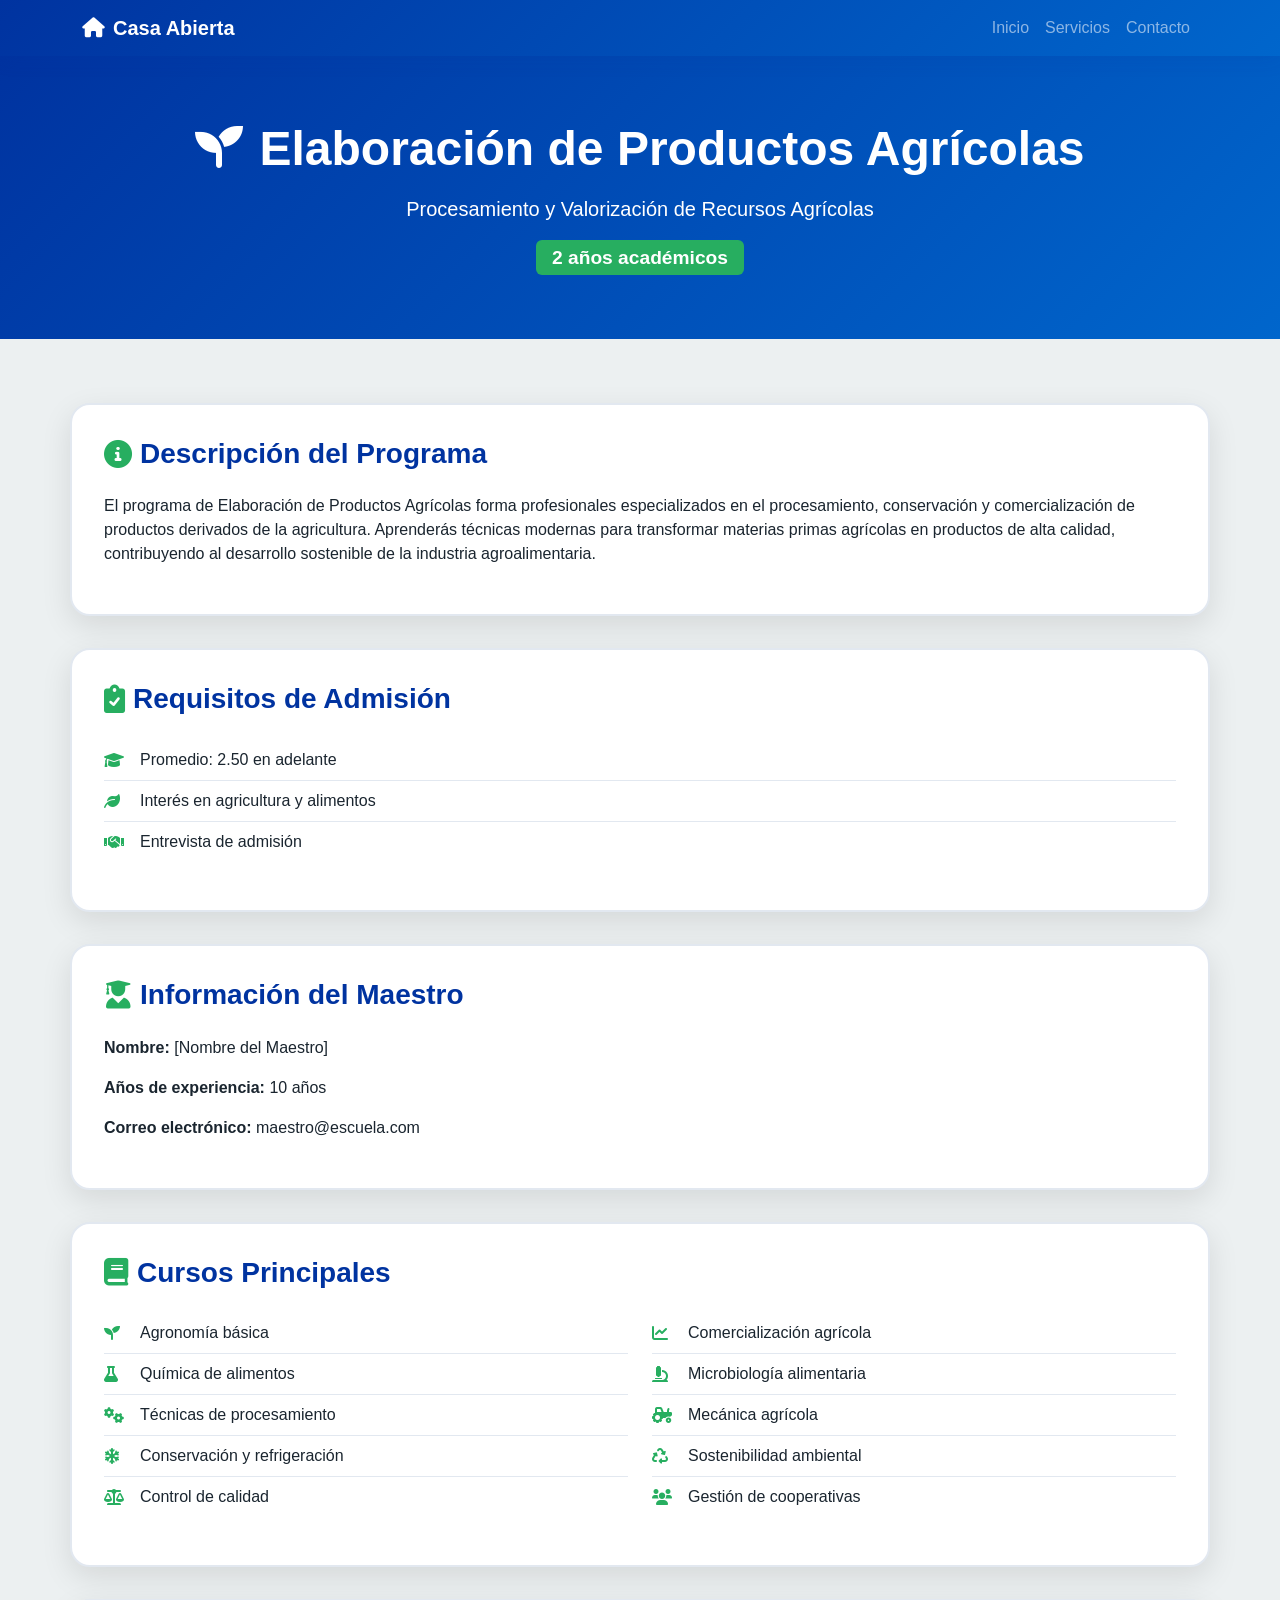
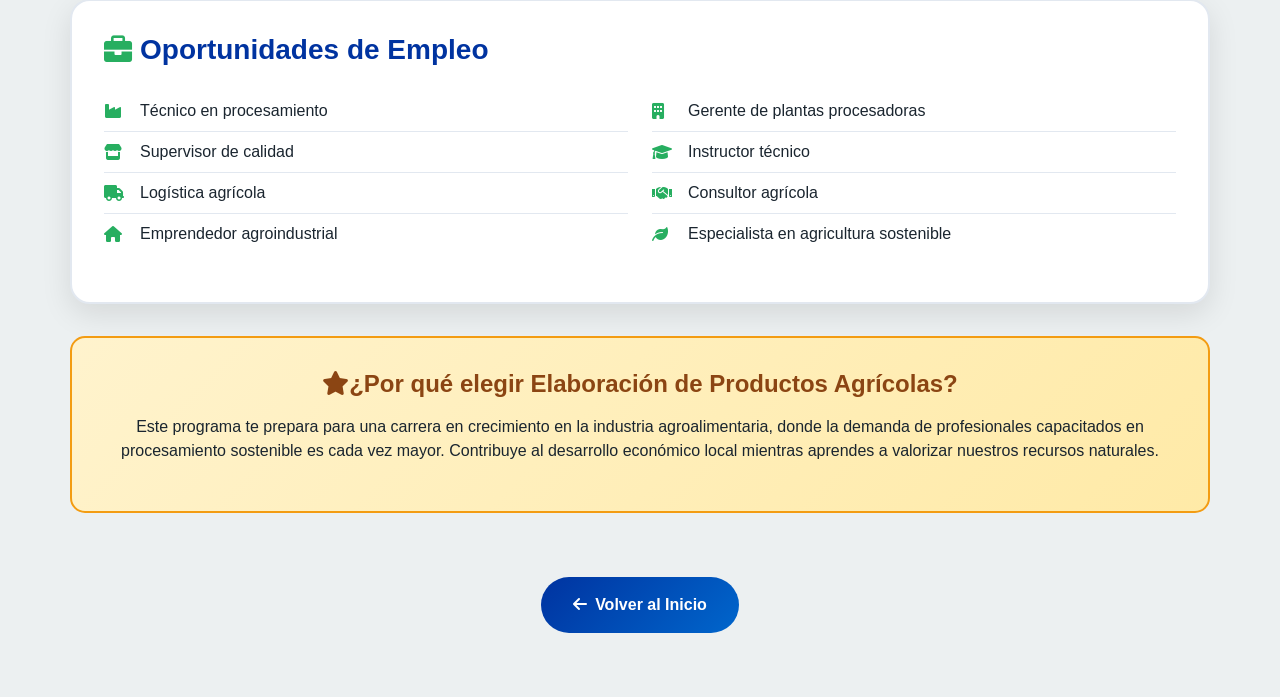
<file: elaboracion-agricola.html>
<!DOCTYPE html>
<html lang="es">
<head>
  <meta charset="UTF-8">
  <meta name="viewport" content="width=device-width, initial-scale=1">
  <title>Elaboración de Productos Agrícolas - Casa Abierta</title>
  <link href="https://cdn.jsdelivr.net/npm/bootstrap@5.3.0/dist/css/bootstrap.min.css" rel="stylesheet">
  <link href="https://cdnjs.cloudflare.com/ajax/libs/font-awesome/6.0.0/css/all.min.css" rel="stylesheet">
  <style>
    :root {
      --primary-color: #0033A0;
      --secondary-color: #0066CC;
      --accent-color: #27AE60;
      --dark-color: #1A252F;
      --light-color: #ECF0F1;
    }

    body {
      font-family: 'Segoe UI', Tahoma, Geneva, Verdana, sans-serif;
      background: var(--light-color);
      color: var(--dark-color);
    }

    .navbar {
      background: linear-gradient(135deg, var(--primary-color) 0%, var(--secondary-color) 100%) !important;
      box-shadow: 0 4px 20px rgba(0,51,160,0.1);
    }

    .navbar-brand {
      font-weight: 700;
      color: white !important;
    }

    .hero {
      background: linear-gradient(135deg, var(--primary-color) 0%, var(--secondary-color) 100%);
      color: white;
      padding: 4rem 0;
      text-align: center;
    }

    .hero h1 {
      font-size: 3rem;
      font-weight: 800;
      margin-bottom: 1rem;
    }

    .hero .badge {
      background: var(--accent-color);
      font-size: 1.2rem;
      padding: 0.5rem 1rem;
    }

    .content-section {
      padding: 4rem 0;
    }

    .info-card {
      background: white;
      border-radius: 20px;
      padding: 2rem;
      box-shadow: 0 10px 30px rgba(0,0,0,0.1);
      margin-bottom: 2rem;
      border: 2px solid #E2E8F0;
    }

    .info-card h3 {
      color: var(--primary-color);
      font-weight: 700;
      margin-bottom: 1.5rem;
      display: flex;
      align-items: center;
    }

    .info-card h3 i {
      margin-right: 0.5rem;
      color: var(--accent-color);
    }

    .feature-list {
      list-style: none;
      padding: 0;
    }

    .feature-list li {
      padding: 0.5rem 0;
      border-bottom: 1px solid #E2E8F0;
      display: flex;
      align-items: center;
    }

    .feature-list li:last-child {
      border-bottom: none;
    }

    .feature-list li i {
      color: var(--accent-color);
      margin-right: 1rem;
      width: 20px;
    }

    .btn-back {
      background: linear-gradient(135deg, var(--primary-color), var(--secondary-color));
      border: none;
      padding: 1rem 2rem;
      border-radius: 50px;
      color: white;
      font-weight: 600;
      text-decoration: none;
      display: inline-block;
      margin-top: 2rem;
      transition: all 0.3s ease;
    }

    .btn-back:hover {
      transform: translateY(-3px);
      box-shadow: 0 10px 20px rgba(0,51,160,0.3);
      color: white;
      text-decoration: none;
    }

    .highlight-box {
      background: linear-gradient(135deg, #FFF3CD 0%, #FFEAA7 100%);
      border: 2px solid #F39C12;
      border-radius: 15px;
      padding: 2rem;
      margin: 2rem 0;
      text-align: center;
    }

    .highlight-box h4 {
      color: #8B4513;
      font-weight: 700;
      margin-bottom: 1rem;
    }
  </style>
</head>
<body>
  <!-- Navbar -->
  <nav class="navbar navbar-expand-lg navbar-dark">
    <div class="container">
      <a class="navbar-brand" href="index.html">
        <i class="fas fa-home me-2"></i>Casa Abierta
      </a>
      <button class="navbar-toggler" type="button" data-bs-toggle="collapse" data-bs-target="#navbarNav">
        <span class="navbar-toggler-icon"></span>
      </button>
      <div class="collapse navbar-collapse" id="navbarNav">
        <ul class="navbar-nav ms-auto">
          <li class="nav-item">
            <a class="nav-link" href="index.html">Inicio</a>
          </li>
          <li class="nav-item">
            <a class="nav-link" href="index.html#servicios">Servicios</a>
          </li>
          <li class="nav-item">
            <a class="nav-link" href="index.html#contacto">Contacto</a>
          </li>
        </ul>
      </div>
    </div>
  </nav>

  <!-- Hero Section -->
  <section class="hero">
    <div class="container">
      <h1><i class="fas fa-seedling me-3"></i>Elaboración de Productos Agrícolas</h1>
      <p class="lead">Procesamiento y Valorización de Recursos Agrícolas</p>
      <span class="badge">2 años académicos</span>
    </div>
  </section>

  <!-- Content -->
  <div class="container content-section">
    <!-- Descripción -->
    <div class="info-card">
      <h3><i class="fas fa-info-circle"></i>Descripción del Programa</h3>
      <p>El programa de Elaboración de Productos Agrícolas forma profesionales especializados en el procesamiento, conservación y comercialización de productos derivados de la agricultura. Aprenderás técnicas modernas para transformar materias primas agrícolas en productos de alta calidad, contribuyendo al desarrollo sostenible de la industria agroalimentaria.</p>
    </div>

     <!-- Requisitos -->
    <div class="info-card">
      <h3><i class="fas fa-clipboard-check"></i>Requisitos de Admisión</h3>
      <ul class="feature-list">
        <li><i class="fas fa-graduation-cap"></i>Promedio: 2.50 en adelante</li>
        <li><i class="fas fa-leaf"></i>Interés en agricultura y alimentos</li>
        <li><i class="fas fa-handshake"></i>Entrevista de admisión</li>
      </ul>
    </div>

    <!-- Información del Maestro -->
    <div class="info-card">
      <h3><i class="fas fa-user-graduate"></i>Información del Maestro</h3>
      <p><strong>Nombre:</strong> [Nombre del Maestro]</p>
      <p><strong>Años de experiencia:</strong> 10 años</p>
      <p><strong>Correo electrónico:</strong> maestro@escuela.com</p>
    </div>

    <!-- Cursos Principales -->
    <div class="info-card">
      <h3><i class="fas fa-book"></i>Cursos Principales</h3>
      <div class="row">
        <div class="col-md-6">
          <ul class="feature-list">
            <li><i class="fas fa-seedling"></i>Agronomía básica</li>
            <li><i class="fas fa-flask"></i>Química de alimentos</li>
            <li><i class="fas fa-cogs"></i>Técnicas de procesamiento</li>
            <li><i class="fas fa-snowflake"></i>Conservación y refrigeración</li>
            <li><i class="fas fa-balance-scale"></i>Control de calidad</li>
          </ul>
        </div>
        <div class="col-md-6">
          <ul class="feature-list">
            <li><i class="fas fa-chart-line"></i>Comercialización agrícola</li>
            <li><i class="fas fa-microscope"></i>Microbiología alimentaria</li>
            <li><i class="fas fa-tractor"></i>Mecánica agrícola</li>
            <li><i class="fas fa-recycle"></i>Sostenibilidad ambiental</li>
            <li><i class="fas fa-users"></i>Gestión de cooperativas</li>
          </ul>
        </div>
      </div>
    </div>

    <!-- Oportunidades de Empleo -->
    <div class="info-card">
      <h3><i class="fas fa-briefcase"></i>Oportunidades de Empleo</h3>
      <div class="row">
        <div class="col-md-6">
          <ul class="feature-list">
            <li><i class="fas fa-industry"></i>Técnico en procesamiento</li>
            <li><i class="fas fa-store"></i>Supervisor de calidad</li>
            <li><i class="fas fa-truck"></i>Logística agrícola</li>
            <li><i class="fas fa-home"></i>Emprendedor agroindustrial</li>
          </ul>
        </div>
        <div class="col-md-6">
          <ul class="feature-list">
            <li><i class="fas fa-building"></i>Gerente de plantas procesadoras</li>
            <li><i class="fas fa-graduation-cap"></i>Instructor técnico</li>
            <li><i class="fas fa-handshake"></i>Consultor agrícola</li>
            <li><i class="fas fa-leaf"></i>Especialista en agricultura sostenible</li>
          </ul>
        </div>
      </div>
    </div>

    <!-- Highlight Box -->
    <div class="highlight-box">
      <h4><i class="fas fa-star"></i>¿Por qué elegir Elaboración de Productos Agrícolas?</h4>
      <p>Este programa te prepara para una carrera en crecimiento en la industria agroalimentaria, donde la demanda de profesionales capacitados en procesamiento sostenible es cada vez mayor. Contribuye al desarrollo económico local mientras aprendes a valorizar nuestros recursos naturales.</p>
    </div>

    <!-- Back Button -->
    <div class="text-center">
      <a href="index.html" class="btn-back">
        <i class="fas fa-arrow-left me-2"></i>Volver al Inicio
      </a>
    </div>
  </div>

  <script src="https://cdn.jsdelivr.net/npm/bootstrap@5.3.0/dist/js/bootstrap.bundle.min.js"></script>
</body>
</html>
</file>
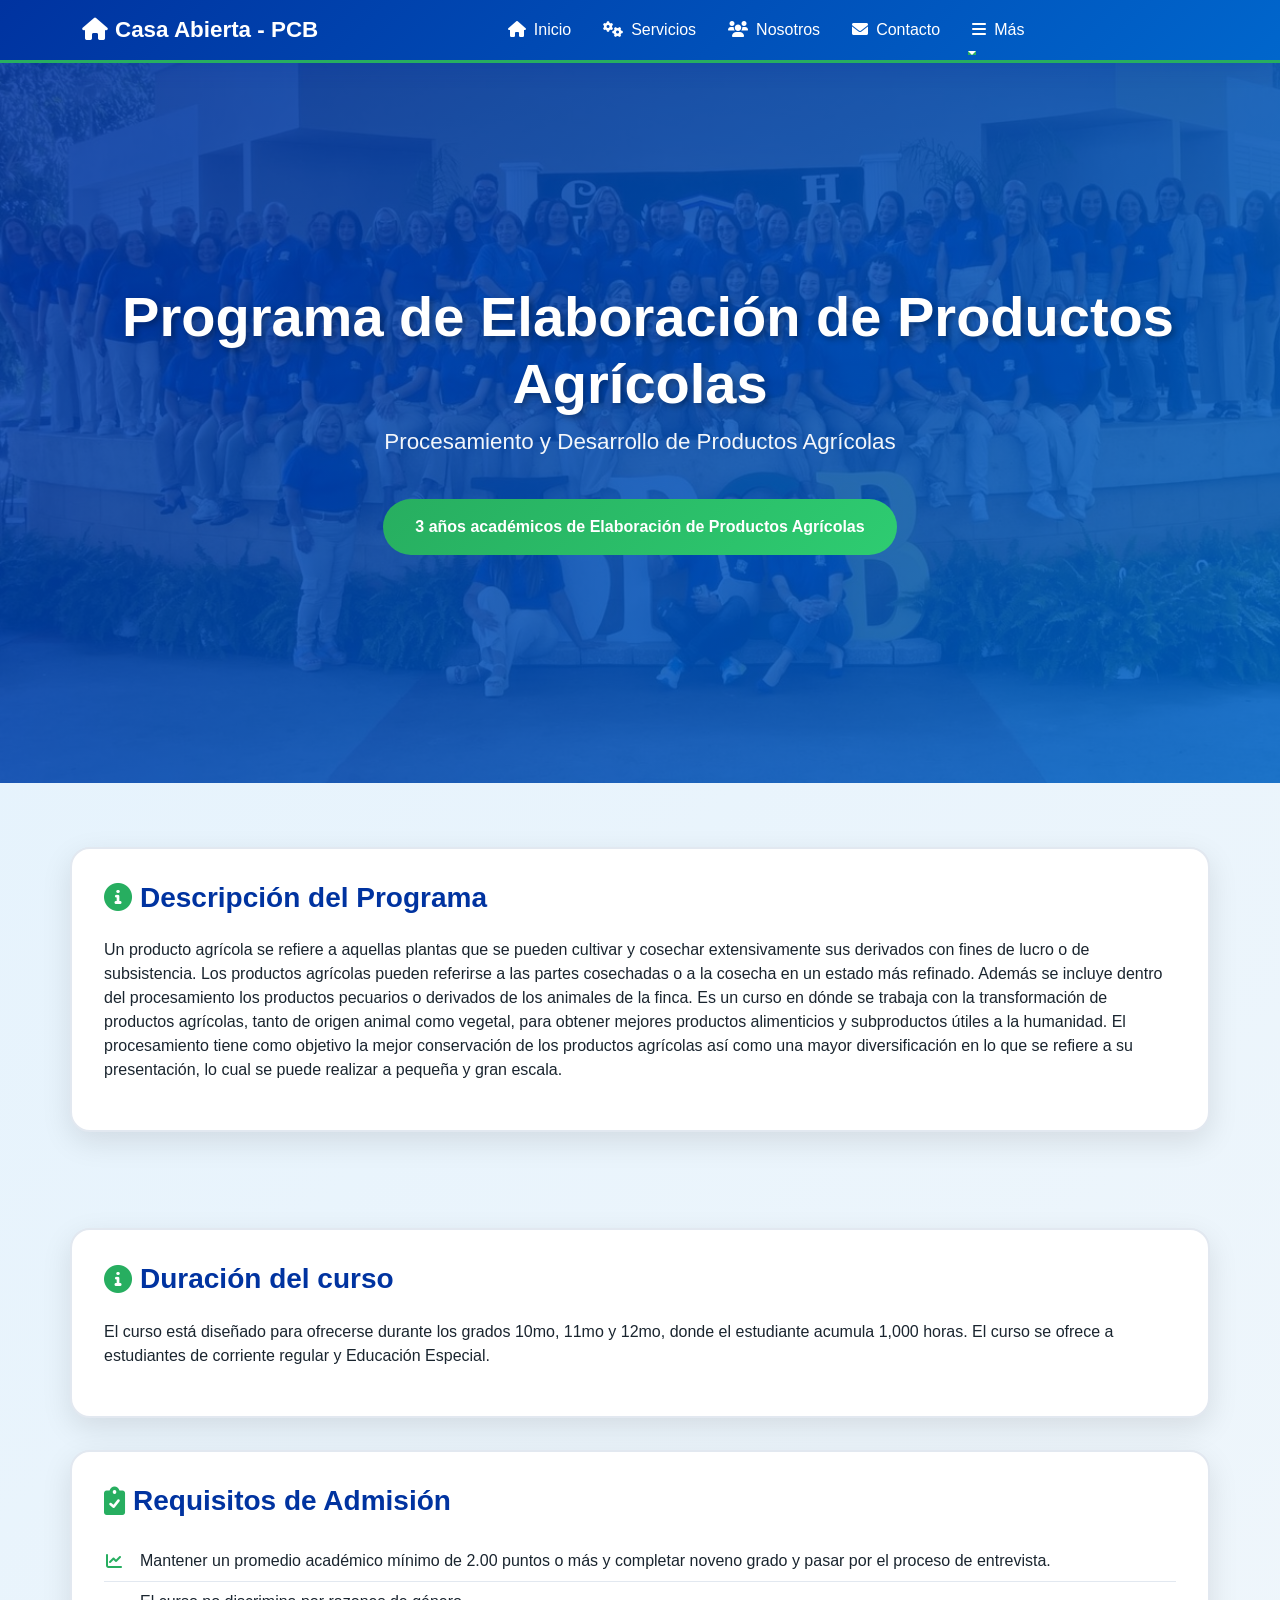
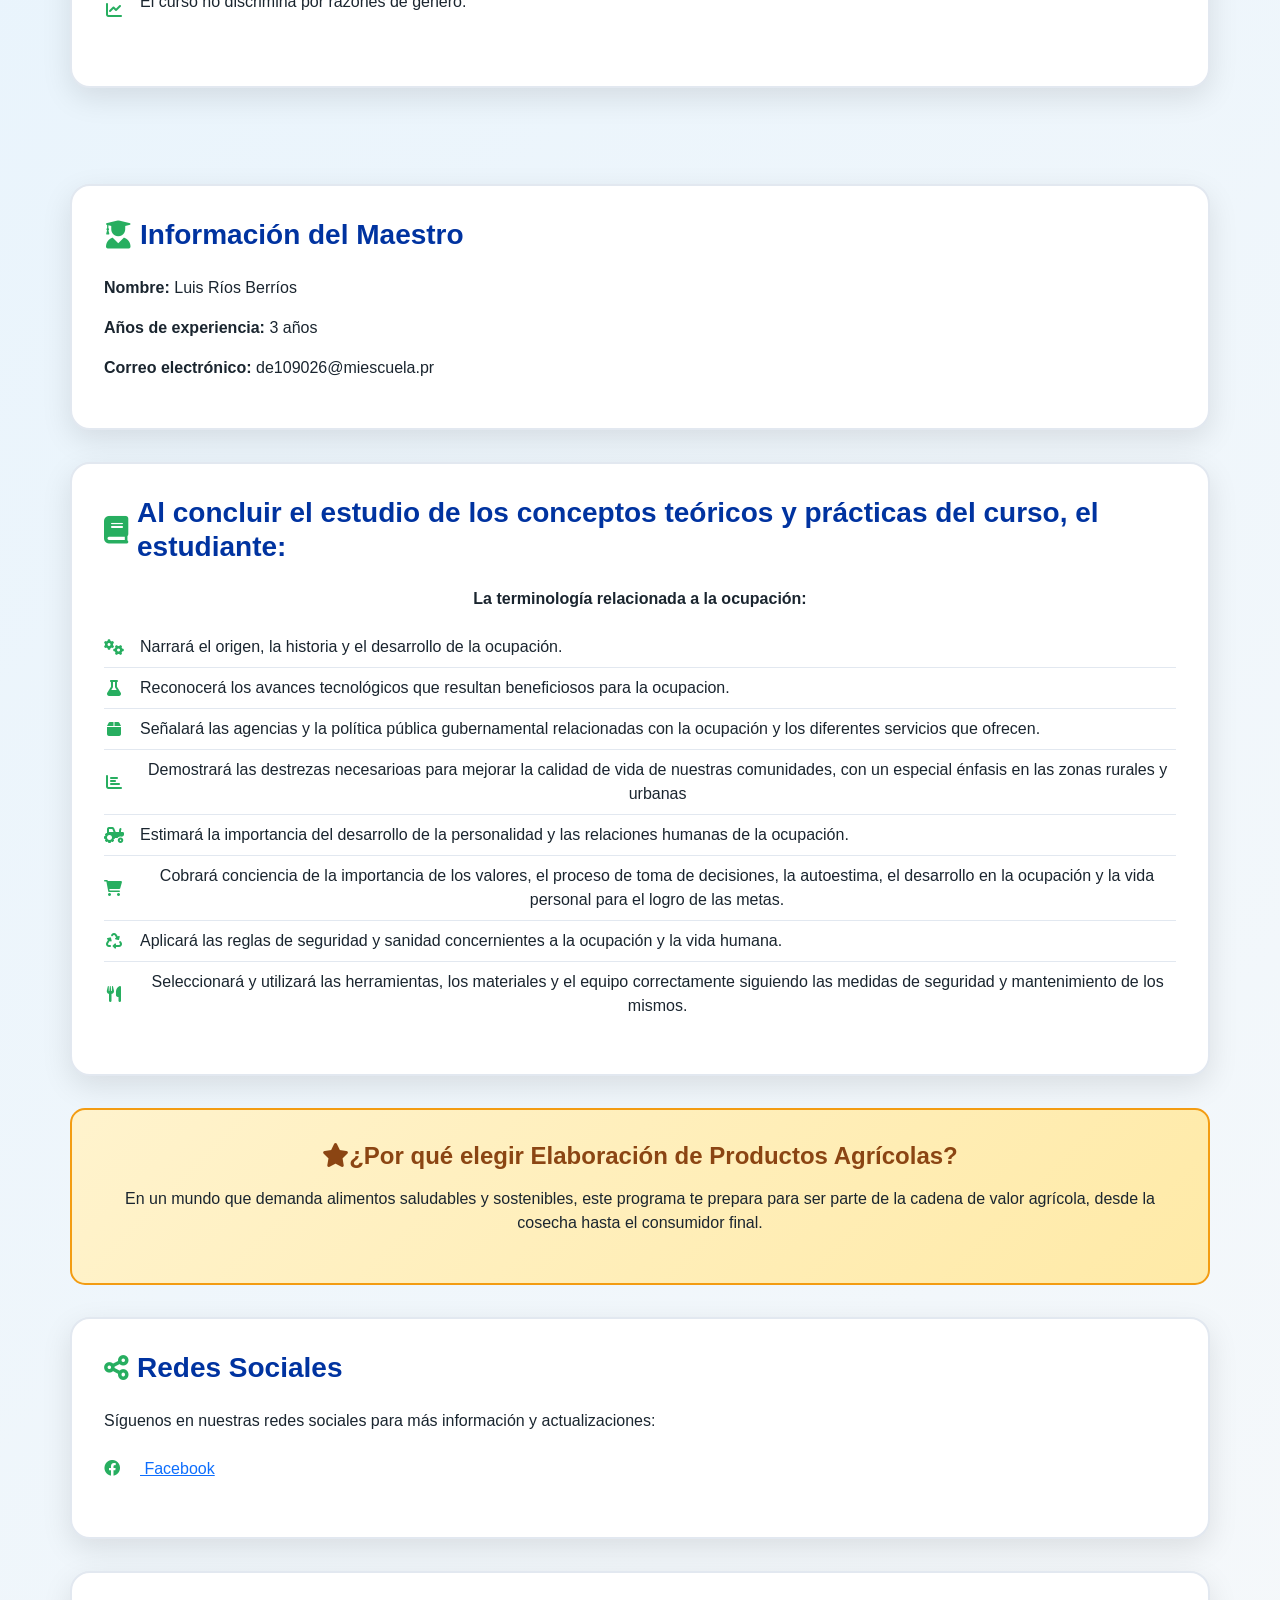
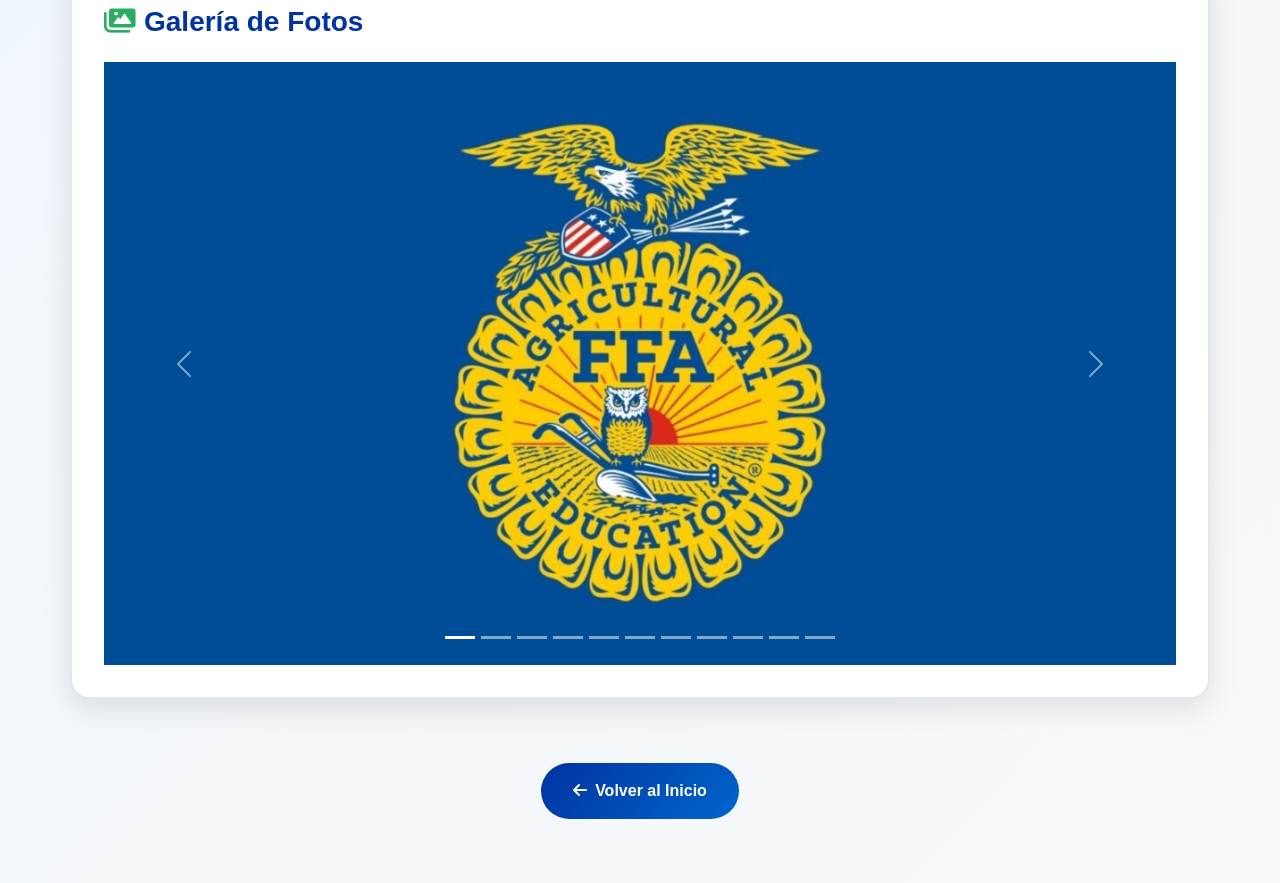
<file: elaboracion-agricolas.html>
<!DOCTYPE html>
<html lang="es">
<head>
  <meta charset="UTF-8">
  <meta name="viewport" content="width=device-width, initial-scale=1">
  <title>Elaboración de Productos Agrícolas - Casa Abierta</title>
  <link href="https://cdn.jsdelivr.net/npm/bootstrap@5.3.0/dist/css/bootstrap.min.css" rel="stylesheet">
  <link href="https://cdnjs.cloudflare.com/ajax/libs/font-awesome/6.0.0/css/all.min.css" rel="stylesheet">
  <link href="styles.css" rel="stylesheet">
</head>
<body>
  <!-- Navbar -->
  <nav class="navbar navbar-expand-lg navbar-dark">
    <div class="container">
      <a class="navbar-brand" href="index.html">
        <i class="fas fa-home me-2"></i>Casa Abierta - PCB
      </a>
      <button class="navbar-toggler" type="button" data-bs-toggle="collapse" data-bs-target="#navbarNav">
        <span class="navbar-toggler-icon"></span>
      </button>
      <div class="collapse navbar-collapse" id="navbarNav">
        <ul class="navbar-nav mx-auto">
          <li class="nav-item"><a class="nav-link" href="index.html#inicio"><i class="fas fa-home me-2"></i>Inicio</a></li>
          <li class="nav-item"><a class="nav-link" href="index.html#servicios"><i class="fas fa-cogs me-2"></i>Servicios</a></li>
          <li class="nav-item"><a class="nav-link" href="index.html#nosotros"><i class="fas fa-users me-2"></i>Nosotros</a></li>
          <li class="nav-item"><a class="nav-link" href="index.html#contacto"><i class="fas fa-envelope me-2"></i>Contacto</a></li>
          <li class="nav-item dropdown">
            <a class="nav-link dropdown-toggle" href="#" id="navbarDropdown" role="button" data-bs-toggle="dropdown">
              <i class="fas fa-bars me-2"></i>Más
            </a>
            <ul class="dropdown-menu">
              <li><a class="dropdown-item" href="index.html#galeria"><i class="fas fa-images me-2"></i>Galería</a></li>
              <li><hr class="dropdown-divider"></li>
              <li><a class="dropdown-item" href="admin-login.html"><i class="fas fa-cog me-2"></i>Panel de Administración</a></li>
              <li><hr class="dropdown-divider"></li>
              <li><a class="dropdown-item btn btn-primary" href="https://pcbsystempr-cyber.github.io/pcbsystem/index.html#inicio"><i class="fas fa-arrow-left me-2"></i>Regresar a PCB System</a></li>
            </ul>
          </li>
        </ul>
      </div>
    </div>
  </nav>

  <!-- Hero Section -->
  <section class="hero">
    <div class="container">
      <h1><i class="fas fa-wheat me-3"></i>Programa de Elaboración de Productos Agrícolas</h1>
      <p class="lead">Procesamiento y Desarrollo de Productos Agrícolas</p>
      <button class="btn btn-outline-primary">3 años académicos de Elaboración de Productos Agrícolas</button>
    </div>
  </section>

  <!-- Content -->
  <div class="container content-section">
    <!-- Descripción -->
    <div class="info-card">
      <h3><i class="fas fa-info-circle"></i>Descripción del Programa</h3>
      <p>Un producto agrícola se refiere a aquellas plantas que se pueden cultivar y cosechar extensivamente sus derivados con fines de lucro o de subsistencia. Los productos agrícolas pueden referirse a las partes cosechadas o a la cosecha en un estado más refinado. Además se incluye dentro del procesamiento los productos pecuarios o derivados de los animales de la finca. Es un curso en dónde se trabaja con la transformación de productos agrícolas, tanto de origen animal como vegetal, para obtener mejores productos alimenticios y subproductos útiles a la humanidad. El procesamiento tiene como objetivo la mejor conservación de los productos agrícolas así como una mayor diversificación en lo que se refiere a su presentación, lo cual se puede realizar a pequeña y gran escala.</p>
    </div>
    <!-- Content -->
  <div class="container content-section">
    <!-- Descripción -->
    <div class="info-card">
      <h3><i class="fas fa-info-circle"></i>Duración del curso</h3>
      <p>El curso está diseñado para ofrecerse durante los grados 10mo, 11mo y 12mo, donde el estudiante acumula 1,000 horas. El curso se ofrece a estudiantes de corriente regular y Educación Especial.</p>
    </div>


    <!-- Requisitos -->
    <!-- Requisitos de Admisión -->
<div class="info-card">
  <h3><i class="fas fa-clipboard-check"></i>Requisitos de Admisión</h3>
  <ul class="feature-list text-center">
 
    <li><i class="fas fa-chart-line"></i>Mantener un promedio académico mínimo de 2.00 puntos o más y completar noveno grado y pasar por el proceso de entrevista.</li>
       <li><i class="fas fa-chart-line"></i><p>El curso no discrimina por razones de género.</ul></div></p>
</li>
  </ul>
</div>


     <!-- Información del Maestro -->
     <div class="info-card">
       <h3><i class="fas fa-user-graduate"></i>Información del Maestro</h3>
       <p><strong>Nombre:</strong> Luis Ríos Berríos</p>
       <p><strong>Años de experiencia:</strong> 3 años</p>
       <p><strong>Correo electrónico:</strong> de109026@miescuela.pr</p>
     </div>

    <!-- Al concluir el estudio de los conceptos teóricos y prácticas del curso, el estudiante-->
    <div class="info-card">
      <h3><i class="fas fa-book"></i>Al concluir el estudio de los conceptos teóricos y prácticas del curso, el estudiante:</h3>
      <div class="row">
        <div class="col-12">
          <ul class="feature-list text-center">
        <strong><p> La terminología relacionada a la ocupación:</p></strong> 
            <li><i class="fas fa-cogs"></i>Narrará el origen, la historia y el desarrollo de la ocupación.</li>
            <li><i class="fas fa-flask"></i>Reconocerá los avances tecnológicos que resultan beneficiosos para la ocupacion.</li>
            <li><i class="fas fa-box"></i>Señalará las agencias y la política pública gubernamental relacionadas con la ocupación y los diferentes servicios que ofrecen.</li>
            <li><i class="fas fa-chart-bar"></i>Demostrará las destrezas necesarioas para mejorar la calidad de vida de nuestras comunidades, con un especial énfasis en las zonas rurales y urbanas</li>
            <li><i class="fas fa-tractor"></i>Estimará la importancia del desarrollo de la personalidad y las relaciones humanas de la ocupación.</li>
            <li><i class="fas fa-shopping-cart"></i>Cobrará conciencia de la importancia de los valores, el proceso de toma de decisiones, la autoestima, el desarrollo en la ocupación y la vida personal para el logro de las metas.</li>
            <li><i class="fas fa-recycle"></i>Aplicará las reglas de seguridad y sanidad concernientes a la ocupación y la vida humana.</li>
            <li><i class="fas fa-utensils"></i>Seleccionará y utilizará las herramientas, los materiales y el equipo correctamente siguiendo las medidas de seguridad y mantenimiento de los mismos.</li>
          </ul>
        </div>
      </div>
    </div>

    <!-- Highlight Box -->
    <div class="highlight-box">
      <h4><i class="fas fa-star"></i>¿Por qué elegir Elaboración de Productos Agrícolas?</h4>
      <p>En un mundo que demanda alimentos saludables y sostenibles, este programa te prepara para ser parte de la cadena de valor agrícola, desde la cosecha hasta el consumidor final.</p>
    </div>

    <!-- Redes Sociales -->
    <div class="info-card">
      <h3><i class="fas fa-share-alt"></i>Redes Sociales</h3>
      
      <p>Síguenos en nuestras redes sociales para más información y actualizaciones:</p>
      <ul class="feature-list">
        <li><a href="https://www.facebook.com/groups/1465759740360944/" target="_blank"><i class="fab fa-facebook"></i> Facebook</a></li>
       
        
        
      </ul>
    </div>

    <!-- Gallery Slideshow -->
    <div class="info-card">
      <h3><i class="fas fa-images"></i> Galería de Fotos</h3>
      <div id="agricolasCarousel" class="carousel slide" data-bs-ride="carousel" data-bs-interval="3000">
        <div class="carousel-indicators">
          <button type="button" data-bs-target="#agricolasCarousel" data-bs-slide-to="0" class="active"></button>
          <button type="button" data-bs-target="#agricolasCarousel" data-bs-slide-to="1"></button>
          <button type="button" data-bs-target="#agricolasCarousel" data-bs-slide-to="2"></button>
          <button type="button" data-bs-target="#agricolasCarousel" data-bs-slide-to="3"></button>
          <button type="button" data-bs-target="#agricolasCarousel" data-bs-slide-to="4"></button>
          <button type="button" data-bs-target="#agricolasCarousel" data-bs-slide-to="5"></button>
          <button type="button" data-bs-target="#agricolasCarousel" data-bs-slide-to="6"></button>
          <button type="button" data-bs-target="#agricolasCarousel" data-bs-slide-to="7"></button>
          <button type="button" data-bs-target="#agricolasCarousel" data-bs-slide-to="8"></button>
          <button type="button" data-bs-target="#agricolasCarousel" data-bs-slide-to="9"></button>
          <button type="button" data-bs-target="#agricolasCarousel" data-bs-slide-to="10"></button>
        </div>
        <div class="carousel-inner">
          <div class="carousel-item active">
            <img src="galeria_agricolas/imageslogo.jpg" class="d-block w-100" alt="Elaboración de Productos Agrícolas - Imagen 1">
          </div>
          <div class="carousel-item">
            <img src="galeria_agricolas/images2.jpg" class="d-block w-100" alt="Elaboración de Productos Agrícolas - Imagen 2">
          </div>
          <div class="carousel-item">
            <img src="galeria_agricolas/images3.jpg" class="d-block w-100" alt="Elaboración de Productos Agrícolas - Imagen 3">
          </div>
          <div class="carousel-item">
            <img src="galeria_agricolas/images4.jpg" class="d-block w-100" alt="Elaboración de Productos Agrícolas - Imagen 4">
          </div>
          <div class="carousel-item">
            <img src="galeria_agricolas/images5.jpeg" class="d-block w-100" alt="Elaboración de Productos Agrícolas - Imagen 5">
          </div>
          <div class="carousel-item">
            <img src="galeria_agricolas/images6.jpeg" class="d-block w-100" alt="Elaboración de Productos Agrícolas - Imagen 6">
          </div>
          <div class="carousel-item">
            <img src="galeria_agricolas/images1.jpg" class="d-block w-100" alt="Elaboración de Productos Agrícolas - Imagen 7">
          </div>
          <div class="carousel-item">
            <img src="galeria_agricolas/images2.jpeg" class="d-block w-100" alt="Elaboración de Productos Agrícolas - Imagen 8">
          </div>
          <div class="carousel-item">
            <img src="galeria_agricolas/images1.jpeg" class="d-block w-100" alt="Elaboración de Productos Agrícolas - Imagen 9">
          </div>
          <div class="carousel-item">
            <img src="galeria_agricolas/images11.jpg" class="d-block w-100" alt="Elaboración de Productos Agrícolas - Imagen 10">
          </div>
          <div class="carousel-item">
            <img src="galeria_agricolas/images3.jpeg" class="d-block w-100" alt="Elaboración de Productos Agrícolas - Imagen 11">
          </div>
        </div>
        <button class="carousel-control-prev" type="button" data-bs-target="#agricolasCarousel" data-bs-slide="prev">
          <span class="carousel-control-prev-icon"></span>
          <span class="visually-hidden">Anterior</span>
        </button>
        <button class="carousel-control-next" type="button" data-bs-target="#agricolasCarousel" data-bs-slide="next">
          <span class="carousel-control-next-icon"></span>
          <span class="visually-hidden">Siguiente</span>
        </button>
      </div>
    </div>

    <!-- Botón -->
    <div class="text-center">
      <a href="index.html" class="btn-back">
        <i class="fas fa-arrow-left me-2"></i>Volver al Inicio
      </a>
    </div>
  </div>

  <script src="https://cdn.jsdelivr.net/npm/bootstrap@5.3.0/dist/js/bootstrap.bundle.min.js"></script>
  <script src="scripts.js"></script>

  <script>
    // Ocultar imágenes marcadas como ocultas
    document.addEventListener('DOMContentLoaded', function() {
      const hiddenImages = JSON.parse(localStorage.getItem('hiddenImages_elaboracion-agricolas') || '[]');
      document.querySelectorAll('.carousel-item img').forEach(img => {
        const src = img.getAttribute('src');
        if (hiddenImages.includes(src)) {
          img.closest('.carousel-item').style.display = 'none';
        }
      });
    });
  </script>
</body>
</html>
</file>
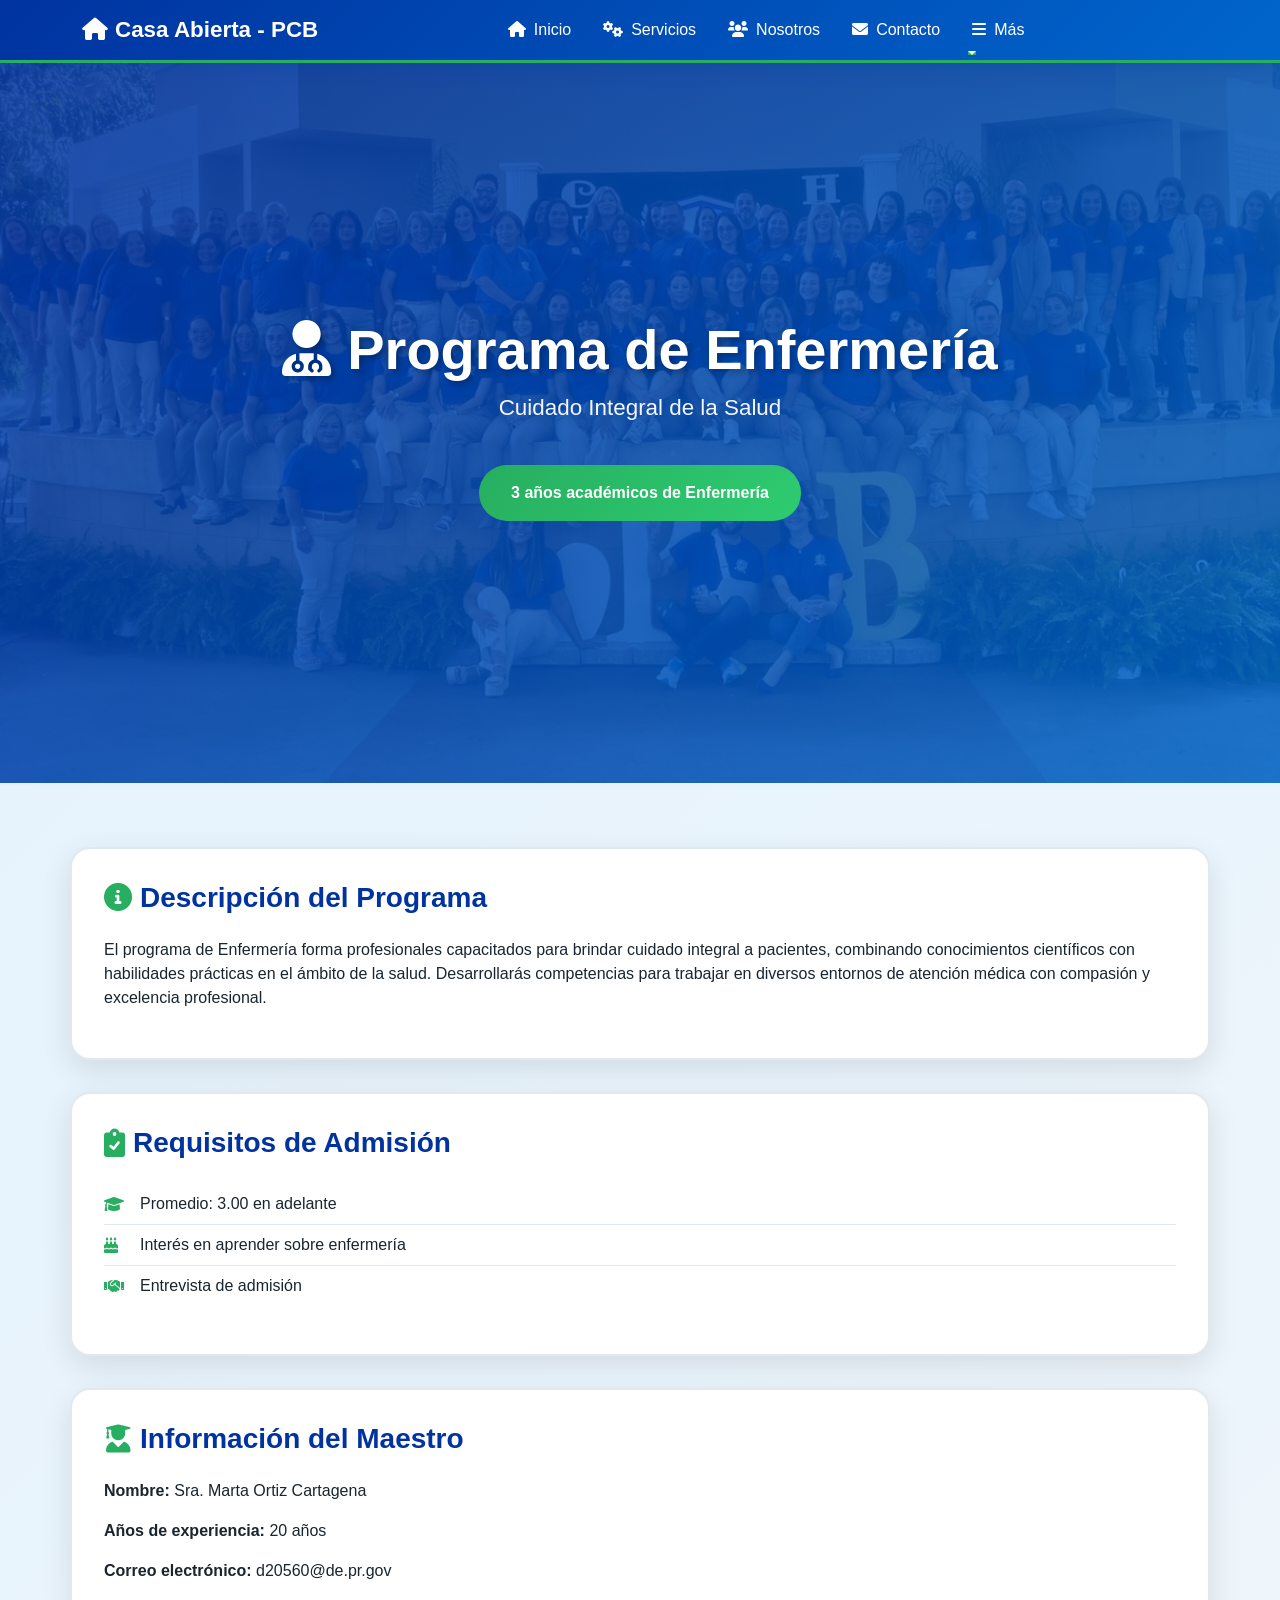
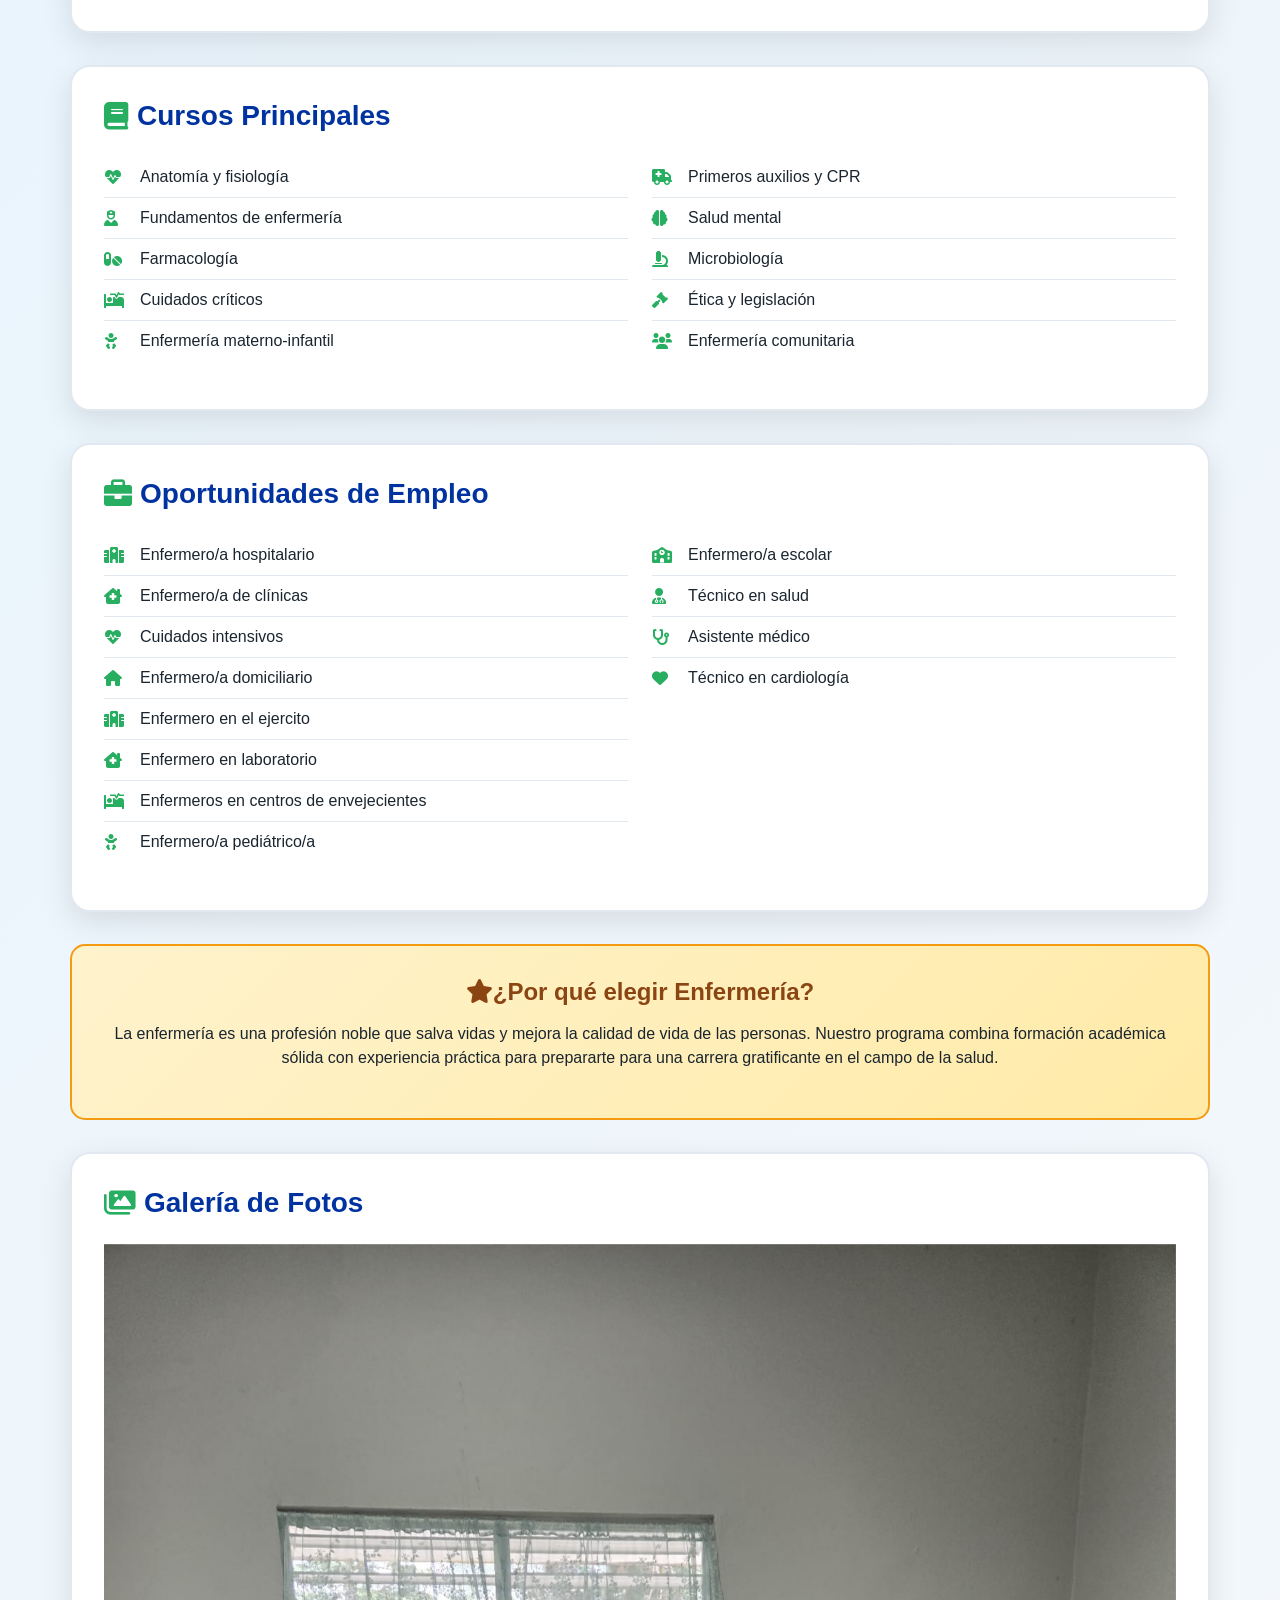
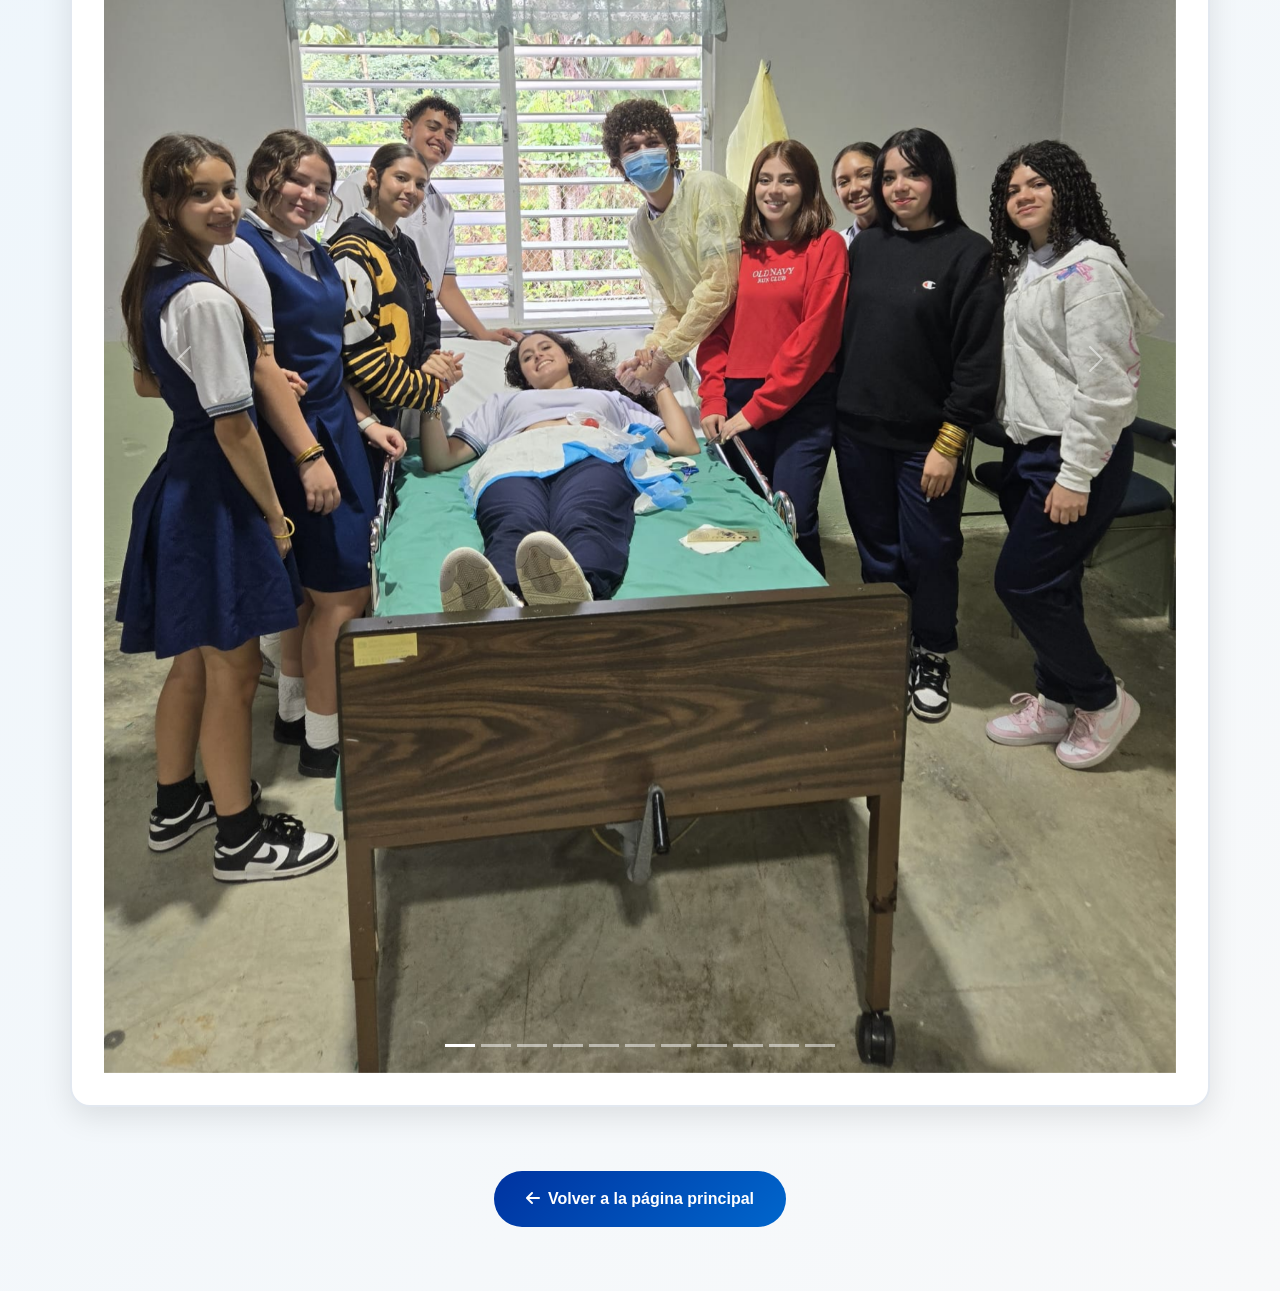
<file: enfermeria.html>
<!DOCTYPE html>
<html lang="es">
<head>
  <meta charset="UTF-8">
  <meta name="viewport" content="width=device-width, initial-scale=1">
  <title>Enfermería - Casa Abierta</title>
  <link href="https://cdn.jsdelivr.net/npm/bootstrap@5.3.0/dist/css/bootstrap.min.css" rel="stylesheet">
  <link href="https://cdnjs.cloudflare.com/ajax/libs/font-awesome/6.0.0/css/all.min.css" rel="stylesheet">
  <link href="styles.css" rel="stylesheet">
</head>
<body>
  <!-- Navbar -->
  <nav class="navbar navbar-expand-lg navbar-dark">
    <div class="container">
      <a class="navbar-brand" href="index.html">
        <i class="fas fa-home me-2"></i>Casa Abierta - PCB
      </a>
      <button class="navbar-toggler" type="button" data-bs-toggle="collapse" data-bs-target="#navbarNav">
        <span class="navbar-toggler-icon"></span>
      </button>
      <div class="collapse navbar-collapse" id="navbarNav">
        <ul class="navbar-nav mx-auto">
          <li class="nav-item"><a class="nav-link" href="index.html#inicio"><i class="fas fa-home me-2"></i>Inicio</a></li>
          <li class="nav-item"><a class="nav-link" href="index.html#servicios"><i class="fas fa-cogs me-2"></i>Servicios</a></li>
          <li class="nav-item"><a class="nav-link" href="index.html#nosotros"><i class="fas fa-users me-2"></i>Nosotros</a></li>
          <li class="nav-item"><a class="nav-link" href="index.html#contacto"><i class="fas fa-envelope me-2"></i>Contacto</a></li>
          <li class="nav-item dropdown">
            <a class="nav-link dropdown-toggle" href="#" id="navbarDropdown" role="button" data-bs-toggle="dropdown">
              <i class="fas fa-bars me-2"></i>Más
            </a>
            <ul class="dropdown-menu">
              <li><a class="dropdown-item" href="index.html#galeria"><i class="fas fa-images me-2"></i>Galería</a></li>
              <li><hr class="dropdown-divider"></li>
              <li><a class="dropdown-item" href="admin-login.html"><i class="fas fa-cog me-2"></i>Panel de Administración</a></li>
              <li><hr class="dropdown-divider"></li>
              <li><a class="dropdown-item btn btn-primary" href="https://pcbsystempr-cyber.github.io/pcbsystem/index.html#inicio"><i class="fas fa-arrow-left me-2"></i>Regresar a PCB System</a></li>
            </ul>
          </li>
        </ul>
      </div>
    </div>
  </nav>

  <!-- Hero Section -->
  <section class="hero">
    <div class="container">
      <h1><i class="fas fa-user-md me-3"></i>Programa de Enfermería</h1>
      <p class="lead">Cuidado Integral de la Salud</p>
      <button class="btn btn-outline-primary">3 años académicos de Enfermería</button>
    </div>
  </section>

  <!-- Content -->
  <div class="container content-section">
    <!-- Descripción -->
    <div class="info-card">
      <h3><i class="fas fa-info-circle"></i>Descripción del Programa</h3>
      <p>El programa de Enfermería forma profesionales capacitados para brindar cuidado integral a pacientes, combinando conocimientos científicos con habilidades prácticas en el ámbito de la salud. Desarrollarás competencias para trabajar en diversos entornos de atención médica con compasión y excelencia profesional.</p>
    </div>

     <!-- Requisitos -->
    <div class="info-card">
      <h3><i class="fas fa-clipboard-check"></i>Requisitos de Admisión</h3>
      <ul class="feature-list">
        <li><i class="fas fa-graduation-cap"></i>Promedio: 3.00 en adelante</li>
        <li><i class="fas fa-birthday-cake"></i>Interés en aprender sobre enfermería</li>
        <li><i class="fas fa-handshake"></i>Entrevista de admisión</li>
      </ul>
    </div>

    <!-- Información del Maestro -->
    <div class="info-card">
      <h3><i class="fas fa-user-graduate"></i>Información del Maestro</h3>
      <p><strong>Nombre:</strong> Sra. Marta Ortiz Cartagena</p>
      <p><strong>Años de experiencia:</strong> 20 años</p>
      <p><strong>Correo electrónico:</strong> d20560@de.pr.gov</p>
    </div>
    <!-- Cursos Principales -->
    <div class="info-card">
      <h3><i class="fas fa-book"></i>Cursos Principales</h3>
      <div class="row">
        <div class="col-md-6">
          <ul class="feature-list">
            <li><i class="fas fa-heartbeat"></i>Anatomía y fisiología</li>
            <li><i class="fas fa-user-nurse"></i>Fundamentos de enfermería</li>
            <li><i class="fas fa-pills"></i>Farmacología</li>
            <li><i class="fas fa-procedures"></i>Cuidados críticos</li>
            <li><i class="fas fa-baby"></i>Enfermería materno-infantil</li>
          </ul>
        </div>
        <div class="col-md-6">
          <ul class="feature-list">
            <li><i class="fas fa-ambulance"></i>Primeros auxilios y CPR</li>
            <li><i class="fas fa-brain"></i>Salud mental</li>
            <li><i class="fas fa-microscope"></i>Microbiología</li>
            <li><i class="fas fa-gavel"></i>Ética y legislación</li>
            <li><i class="fas fa-users"></i>Enfermería comunitaria</li>
          </ul>
        </div>
      </div>
    </div>

    <!-- Oportunidades de Empleo -->
    <div class="info-card">
      <h3><i class="fas fa-briefcase"></i>Oportunidades de Empleo</h3>
      <div class="row">
        <div class="col-md-6">
          <ul class="feature-list">
            <li><i class="fas fa-hospital"></i>Enfermero/a hospitalario</li>
            <li><i class="fas fa-clinic-medical"></i>Enfermero/a de clínicas</li>
            <li><i class="fas fa-heartbeat"></i>Cuidados intensivos</li>
            <li><i class="fas fa-home"></i>Enfermero/a domiciliario</li>
             <li><i class="fas fa-hospital"></i>Enfermero en el ejercito</li>
            <li><i class="fas fa-clinic-medical"></i>Enfermero en laboratorio</li>
            <li><i class="fas fa-procedures"></i>Enfermeros en centros de envejecientes</li>
            <li><i class="fas fa-baby"></i>Enfermero/a pediátrico/a</li>
          </ul>
        </div>
        <div class="col-md-6">
          <ul class="feature-list">
            <li><i class="fas fa-school"></i>Enfermero/a escolar</li>
            <li><i class="fas fa-user-md"></i>Técnico en salud</li>
            <li><i class="fas fa-stethoscope"></i>Asistente médico</li>
            <li><i class="fas fa-heart"></i>Técnico en cardiología</li>
          </ul>
        </div>
      </div>
    </div>

    <!-- Highlight Box -->
    <div class="highlight-box">
      <h4><i class="fas fa-star"></i>¿Por qué elegir Enfermería?</h4>
      <p>La enfermería es una profesión noble que salva vidas y mejora la calidad de vida de las personas. Nuestro programa combina formación académica sólida con experiencia práctica para prepararte para una carrera gratificante en el campo de la salud.</p>
    </div>

  

<!-- Gallery Slideshow -->
    <div class="info-card">
      <h3><i class="fas fa-images"></i> Galería de Fotos</h3>
      <div id="enfermeriaCarousel" class="carousel slide" data-bs-ride="carousel" data-bs-interval="3000">
        <div class="carousel-indicators">
          <button type="button" data-bs-target="#enfermeriaCarousel" data-bs-slide-to="0" class="active"></button>
          <button type="button" data-bs-target="#enfermeriaCarousel" data-bs-slide-to="1"></button>
          <button type="button" data-bs-target="#enfermeriaCarousel" data-bs-slide-to="2"></button>
          <button type="button" data-bs-target="#enfermeriaCarousel" data-bs-slide-to="3"></button>
          <button type="button" data-bs-target="#enfermeriaCarousel" data-bs-slide-to="4"></button>
          <button type="button" data-bs-target="#enfermeriaCarousel" data-bs-slide-to="5"></button>
          <button type="button" data-bs-target="#enfermeriaCarousel" data-bs-slide-to="6"></button>
          <button type="button" data-bs-target="#enfermeriaCarousel" data-bs-slide-to="7"></button>
          <button type="button" data-bs-target="#enfermeriaCarousel" data-bs-slide-to="8"></button>
          <button type="button" data-bs-target="#enfermeriaCarousel" data-bs-slide-to="9"></button>
          <button type="button" data-bs-target="#enfermeriaCarousel" data-bs-slide-to="10"></button>
        </div>
        <div class="carousel-inner">
          <div class="carousel-item active">
            <img src="galeria_enfermeria/image.jpeg" class="d-block w-100" alt="Enfermería - Imagen 1">
          </div>
          <div class="carousel-item">
            <img src="galeria_enfermeria/image1.jpeg" class="d-block w-100" alt="Enfermería - Imagen 2">
          </div>
          <div class="carousel-item">
            <img src="galeria_enfermeria/image2.jpeg" class="d-block w-100" alt="Enfermería - Imagen 3">
          </div>
          <div class="carousel-item">
            <img src="galeria_enfermeria/image3.jpeg" class="d-block w-100" alt="Enfermería - Imagen 4">
          </div>
          <div class="carousel-item">
            <img src="galeria_enfermeria/image4.jpeg" class="d-block w-100" alt="Enfermería - Imagen 5">
          </div>
          <div class="carousel-item">
            <img src="galeria_enfermeria/image5.jpeg" class="d-block w-100" alt="Enfermería - Imagen 6">
          </div>
          <div class="carousel-item">
            <img src="galeria_enfermeria/image6.jpeg" class="d-block w-100" alt="Enfermería - Imagen 7">
          </div>
          <div class="carousel-item">
            <img src="galeria_enfermeria/image7.jpeg" class="d-block w-100" alt="Enfermería - Imagen 8">
          </div>
          <div class="carousel-item">
            <img src="galeria_enfermeria/image8.jpeg" class="d-block w-100" alt="Enfermería - Imagen 9">
          </div>
          <div class="carousel-item">
            <img src="galeria_enfermeria/image9.jpeg" class="d-block w-100" alt="Enfermería - Imagen 10">
          </div>
          <div class="carousel-item">
            <img src="galeria_enfermeria/image10.jpeg" class="d-block w-100" alt="Enfermería - Imagen 11">
          </div>
        </div>
        <button class="carousel-control-prev" type="button" data-bs-target="#enfermeriaCarousel" data-bs-slide="prev">
          <span class="carousel-control-prev-icon"></span>
          <span class="visually-hidden">Anterior</span>
        </button>
        <button class="carousel-control-next" type="button" data-bs-target="#enfermeriaCarousel" data-bs-slide="next">
          <span class="carousel-control-next-icon"></span>
          <span class="visually-hidden">Siguiente</span>
        </button>
      </div>
    </div>

    <!-- Back Button -->
    <div class="text-center">
      <a href="index.html" class="btn-back">
        <i class="fas fa-arrow-left me-2"></i>Volver a la página principal
      </a>
    </div>
  </div>
  
  <script src="https://cdn.jsdelivr.net/npm/bootstrap@5.3.0/dist/js/bootstrap.bundle.min.js"></script>
</body>
</html>
</file>
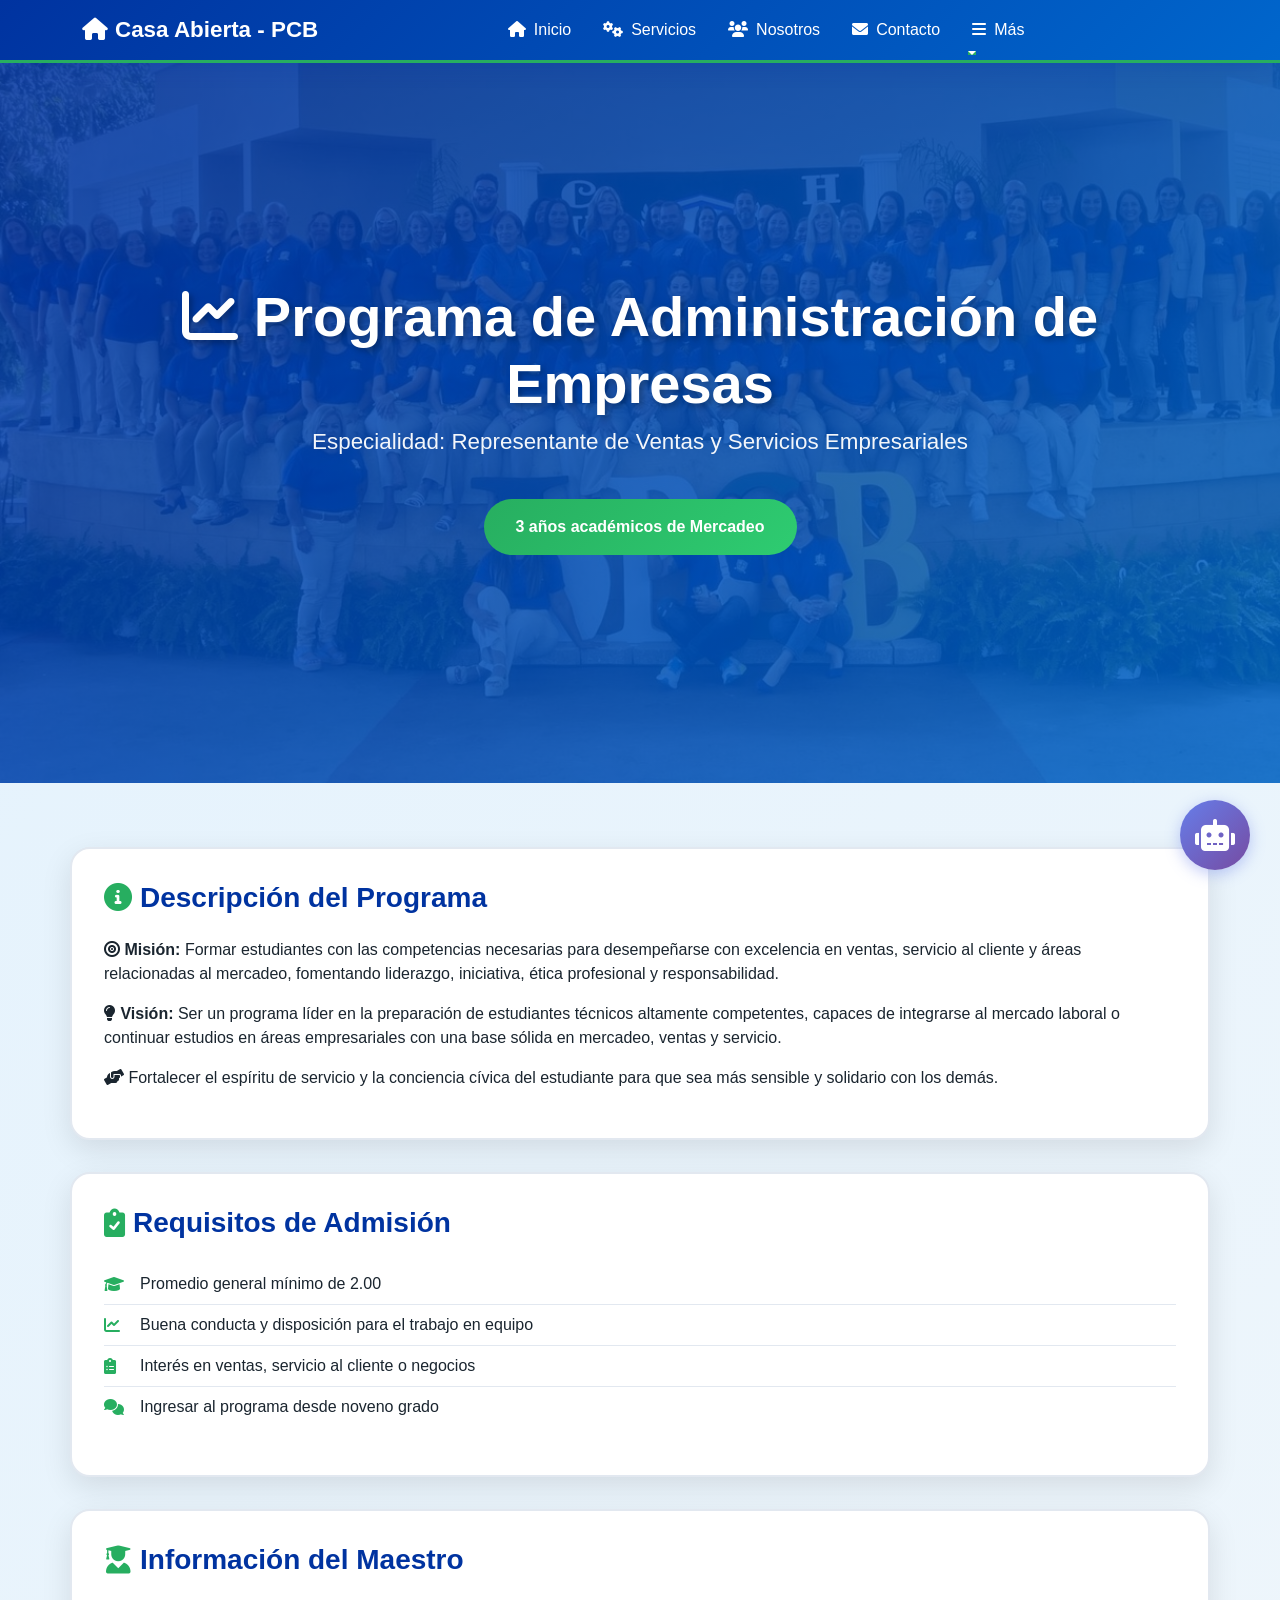
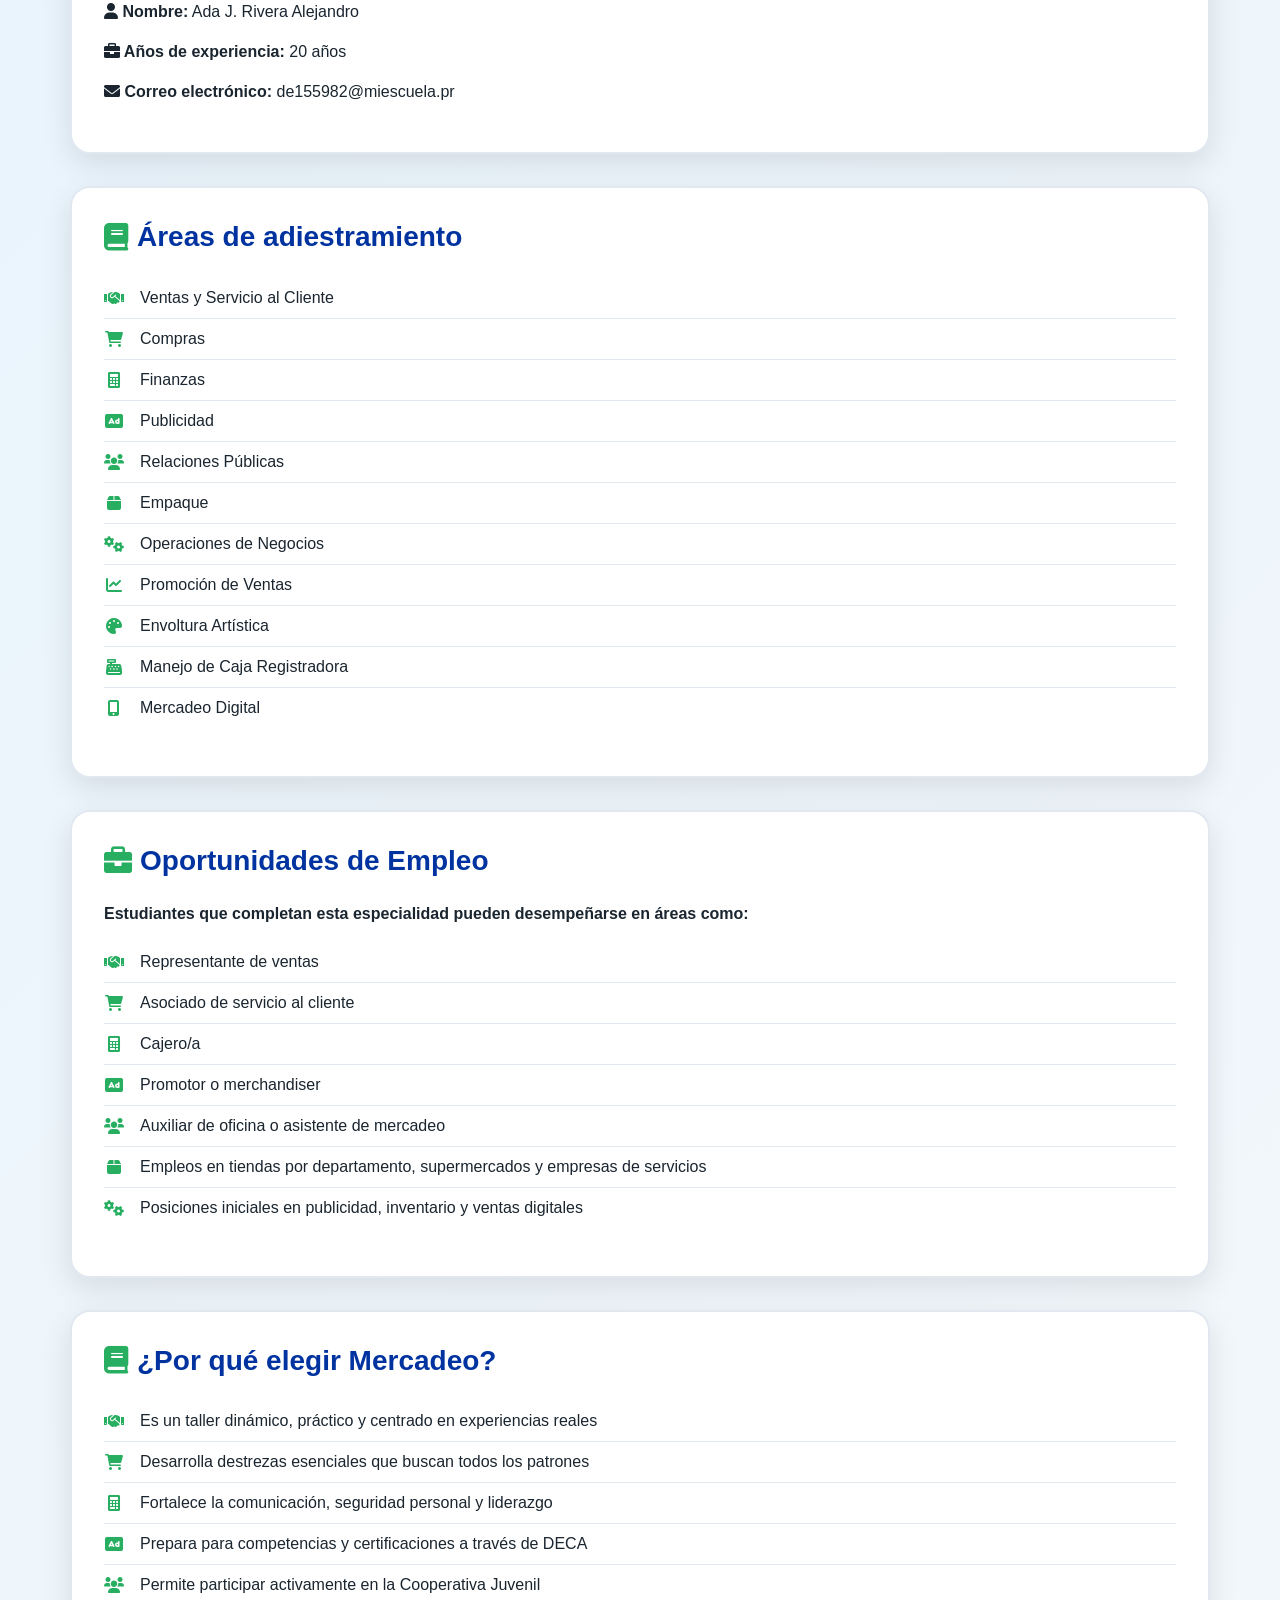
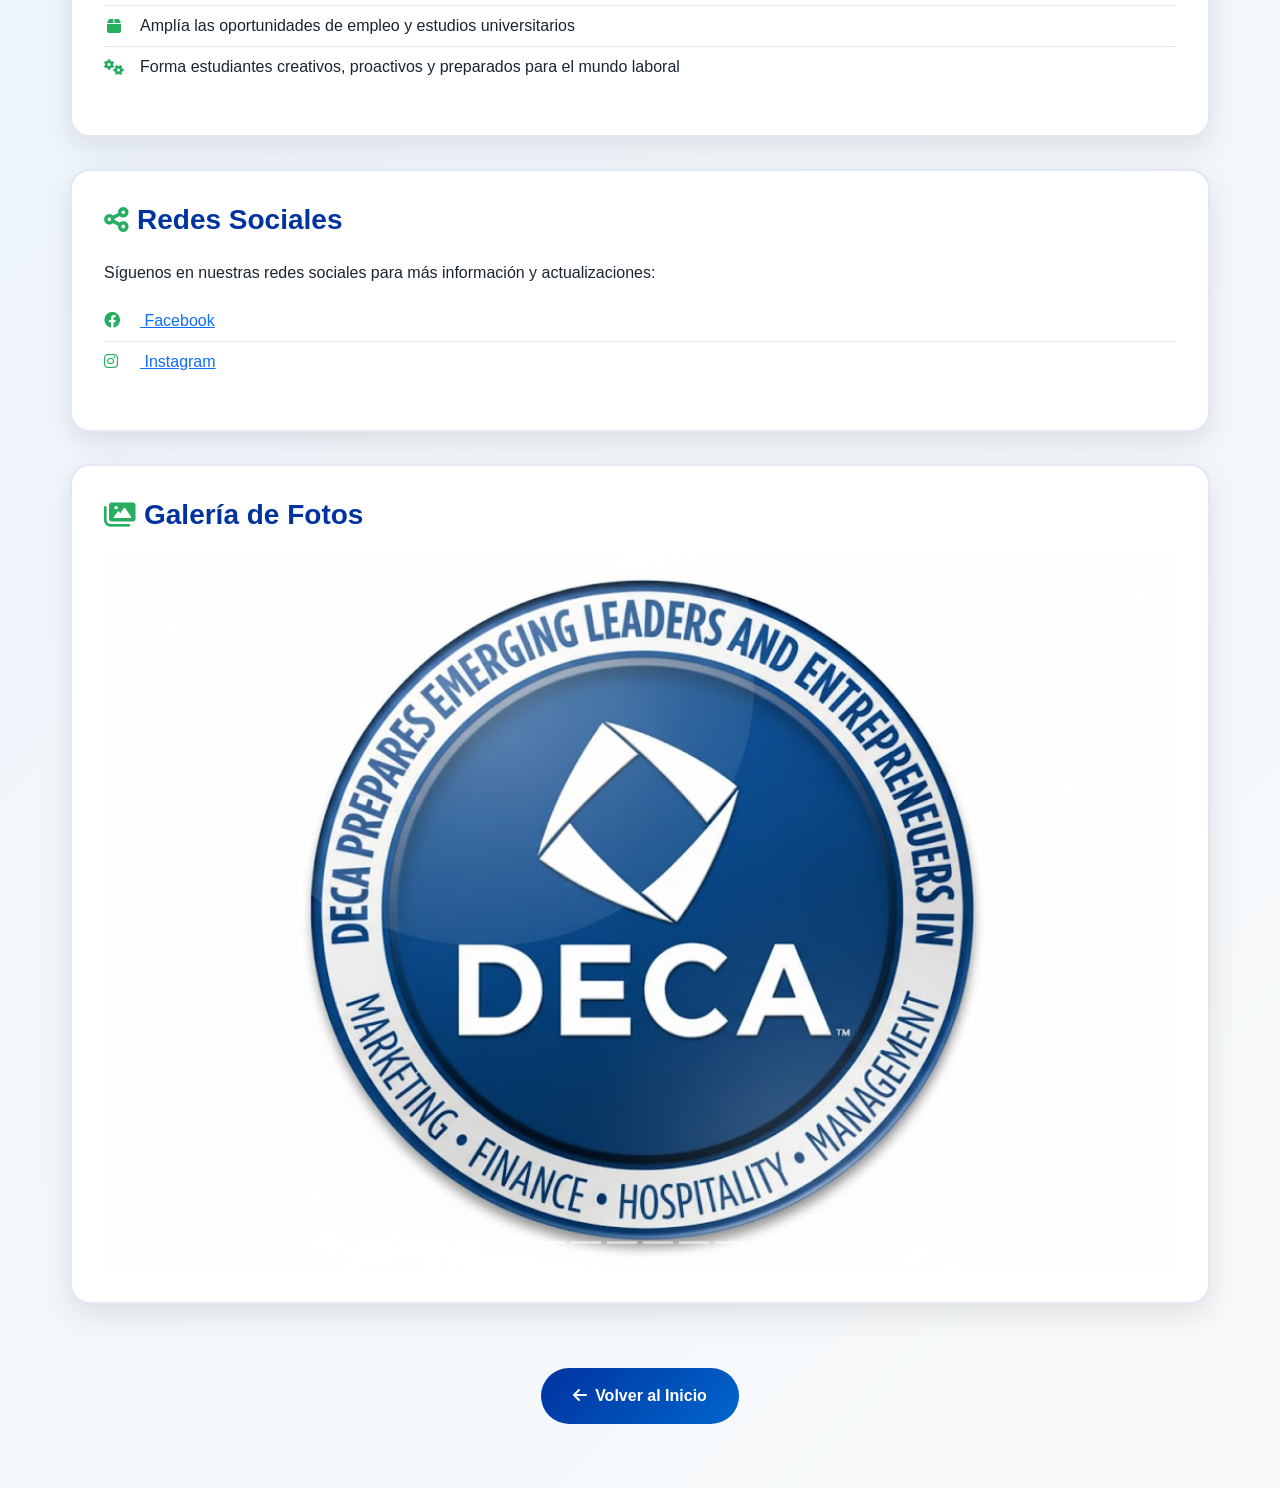
<file: mercadeo.html>
<!DOCTYPE html>
<html lang="es">
<head>
  <meta charset="UTF-8">
  <meta name="viewport" content="width=device-width, initial-scale=1">
  <title>Mercadeo - Casa Abierta</title>
  <link href="https://cdn.jsdelivr.net/npm/bootstrap@5.3.0/dist/css/bootstrap.min.css" rel="stylesheet">
  <link href="https://cdnjs.cloudflare.com/ajax/libs/font-awesome/6.0.0/css/all.min.css" rel="stylesheet">
  <link href="styles.css" rel="stylesheet">
  <style>
    /* Botón flotante de IA */
    .ai-chat-button {
      position: fixed;
      bottom: 30px;
      right: 30px;
      width: 70px;
      height: 70px;
      background: linear-gradient(135deg, #667eea 0%, #764ba2 100%);
      border-radius: 50%;
      display: flex;
      align-items: center;
      justify-content: center;
      box-shadow: 0 4px 15px rgba(102, 126, 234, 0.4);
      cursor: pointer;
      transition: all 0.3s ease;
      z-index: 1000;
      text-decoration: none;
      animation: pulse 2s infinite;
    }

    .ai-chat-button:hover {
      transform: scale(1.1);
      box-shadow: 0 6px 20px rgba(102, 126, 234, 0.6);
    }

    .ai-chat-button i {
      font-size: 32px;
      color: white;
    }

    .ai-chat-tooltip {
      position: absolute;
      right: 80px;
      background: white;
      padding: 10px 15px;
      border-radius: 8px;
      box-shadow: 0 2px 10px rgba(0,0,0,0.1);
      white-space: nowrap;
      font-size: 14px;
      font-weight: 500;
      color: #333;
      opacity: 0;
      pointer-events: none;
      transition: opacity 0.3s ease;
    }

    .ai-chat-button:hover .ai-chat-tooltip {
      opacity: 1;
    }

    @keyframes pulse {
      0%, 100% {
        box-shadow: 0 4px 15px rgba(102, 126, 234, 0.4);
      }
      50% {
        box-shadow: 0 4px 25px rgba(102, 126, 234, 0.7);
      }
    }

    /* Responsive */
    @media (max-width: 768px) {
      .ai-chat-button {
        width: 60px;
        height: 60px;
        bottom: 20px;
        right: 20px;
      }

      .ai-chat-button i {
        font-size: 28px;
      }

      .ai-chat-tooltip {
        display: none;
      }
    }
  </style>
</head>
<body>
  <!-- Navbar -->
  <nav class="navbar navbar-expand-lg navbar-dark">
    <div class="container">
      <a class="navbar-brand" href="index.html">
        <i class="fas fa-home me-2"></i>Casa Abierta - PCB
      </a>
      <button class="navbar-toggler" type="button" data-bs-toggle="collapse" data-bs-target="#navbarNav">
        <span class="navbar-toggler-icon"></span>
      </button>
      <div class="collapse navbar-collapse" id="navbarNav">
        <ul class="navbar-nav mx-auto">
          <li class="nav-item"><a class="nav-link" href="index.html#inicio"><i class="fas fa-home me-2"></i>Inicio</a></li>
          <li class="nav-item"><a class="nav-link" href="index.html#servicios"><i class="fas fa-cogs me-2"></i>Servicios</a></li>
          <li class="nav-item"><a class="nav-link" href="index.html#nosotros"><i class="fas fa-users me-2"></i>Nosotros</a></li>
          <li class="nav-item"><a class="nav-link" href="index.html#contacto"><i class="fas fa-envelope me-2"></i>Contacto</a></li>
          <li class="nav-item dropdown">
            <a class="nav-link dropdown-toggle" href="#" id="navbarDropdown" role="button" data-bs-toggle="dropdown">
              <i class="fas fa-bars me-2"></i>Más
            </a>
            <ul class="dropdown-menu">
              <li><a class="dropdown-item" href="index.html#galeria"><i class="fas fa-images me-2"></i>Galería</a></li>
              <li><hr class="dropdown-divider"></li>
              <li><a class="dropdown-item" href="admin-login.html"><i class="fas fa-cog me-2"></i>Panel de Administración</a></li>
              <li><hr class="dropdown-divider"></li>
              <li><a class="dropdown-item btn btn-primary" href="https://pcbsystempr-cyber.github.io/pcbsystem/index.html#inicio"><i class="fas fa-arrow-left me-2"></i>Regresar a PCB System</a></li>
            </ul>
          </li>
        </ul>
      </div>
    </div>
  </nav>

  <!-- Hero -->
  <section class="hero">
    <div class="container">
      <h1><i class="fas fa-chart-line me-3"></i>Programa de Administración de Empresas</h1>
      <p class="lead">Especialidad: Representante de Ventas y Servicios Empresariales</p>
      <button class="btn btn-outline-primary">3 años académicos de Mercadeo</button>
    </div>
  </section>

  <!-- Contenido -->
  <div class="container content-section">

    <!-- Descripción -->
    <div class="info-card">
      <h3><i class="fas fa-info-circle"></i>Descripción del Programa</h3>
      <p><strong><i class="fas fa-bullseye"></i> Misión:</strong> Formar estudiantes con las competencias necesarias para desempeñarse con excelencia en ventas, servicio al cliente y áreas relacionadas al mercadeo, fomentando liderazgo, iniciativa, ética profesional y responsabilidad.</p>
      <p><strong><i class="fas fa-lightbulb"></i> Visión:</strong> Ser un programa líder en la preparación de estudiantes técnicos altamente competentes, capaces de integrarse al mercado laboral o continuar estudios en áreas empresariales con una base sólida en mercadeo, ventas y servicio.</p>
      <p><i class="fas fa-hands-helping"></i> Fortalecer el espíritu de servicio y la conciencia cívica del estudiante para que sea más sensible y solidario con los demás.</p>
    </div>

    <!-- Requisitos -->
    <div class="info-card">
      <h3><i class="fas fa-clipboard-check"></i>Requisitos de Admisión</h3>
      <ul class="feature-list">
        <li><i class="fas fa-graduation-cap"></i>Promedio general mínimo de 2.00</li>
        <li><i class="fas fa-chart-line"></i>Buena conducta y disposición para el trabajo en equipo</li>
        <li><i class="fas fa-clipboard-list"></i>Interés en ventas, servicio al cliente o negocios</li>
        <li><i class="fas fa-comments"></i> Ingresar al programa desde noveno grado</li>
        
      </ul>
    </div>

    <!-- Maestro -->
    <div class="info-card">
      <h3><i class="fas fa-user-graduate"></i>Información del Maestro</h3>
      <p><strong><i class="fas fa-user"></i> Nombre:</strong> Ada J. Rivera Alejandro</p>
      <p><strong><i class="fas fa-briefcase"></i> Años de experiencia:</strong> 20 años</p>
      <p><strong><i class="fas fa-envelope"></i> Correo electrónico:</strong> de155982@miescuela.pr</p>
    </div>

    <!-- Cursos Principales -->
    <div class="info-card">
      <h3><i class="fas fa-book"></i>Áreas de adiestramiento</h3>
      <ul class="feature-list text-center">
        <li><i class="fas fa-handshake"></i>Ventas y Servicio al Cliente</li>
        <li><i class="fas fa-shopping-cart"></i>Compras</li>
        <li><i class="fas fa-calculator"></i>Finanzas</li>
        <li><i class="fas fa-ad"></i>Publicidad</li>
        <li><i class="fas fa-users"></i>Relaciones Públicas</li>
        <li><i class="fas fa-box"></i>Empaque</li>
        <li><i class="fas fa-cogs"></i>Operaciones de Negocios</li>
        <li><i class="fas fa-chart-line"></i>Promoción de Ventas</li>
        <li><i class="fas fa-palette"></i>Envoltura Artística</li>
        <li><i class="fas fa-cash-register"></i>Manejo de Caja Registradora</li>
        <li><i class="fas fa-mobile-alt"></i>Mercadeo Digital</li>
      </ul>
    </div>

    <!-- Empleo -->
    <div class="info-card">
      <h3><i class="fas fa-briefcase"></i>Oportunidades de Empleo</h3>
<p><strong>Estudiantes que completan esta especialidad pueden desempeñarse en áreas como:</strong> </p>
      <ul class="feature-list text-center">
        <li><i class="fas fa-handshake"></i>Representante de ventas</li>
        <li><i class="fas fa-shopping-cart"></i>Asociado de servicio al cliente</li>
        <li><i class="fas fa-calculator"></i>Cajero/a</li>
        <li><i class="fas fa-ad"></i>Promotor o merchandiser</li>
        <li><i class="fas fa-users"></i>Auxiliar de oficina o asistente de mercadeo</li>
        <li><i class="fas fa-box"></i>Empleos en tiendas por departamento, supermercados y empresas de servicios</li>
        <li><i class="fas fa-cogs"></i>Posiciones iniciales en publicidad, inventario y ventas digitales</li>
      </ul>
    </div>

       <!-- Cursos Principales -->
    <div class="info-card">
      <h3><i class="fas fa-book"></i>¿Por qué elegir Mercadeo?</h3>
      <ul class="feature-list text-center">
        <li><i class="fas fa-handshake"></i>Es un taller dinámico, práctico y centrado en experiencias reales</li>
        <li><i class="fas fa-shopping-cart"></i>Desarrolla destrezas esenciales que buscan todos los patrones</li>
        <li><i class="fas fa-calculator"></i>Fortalece la comunicación, seguridad personal y liderazgo</li>
        <li><i class="fas fa-ad"></i>Prepara para competencias y certificaciones a través de DECA</li>
        <li><i class="fas fa-users"></i>Permite participar activamente en la Cooperativa Juvenil</li>
        <li><i class="fas fa-box"></i>Amplía las oportunidades de empleo y estudios universitarios</li>
         <li><i class="fas fa-cogs"></i>Forma estudiantes creativos, proactivos y preparados para el mundo laboral</li>
       </ul>
     </div>

    <!-- Redes Sociales -->
    <div class="info-card">
      <h3><i class="fas fa-share-alt"></i>Redes Sociales</h3>
      <p>Síguenos en nuestras redes sociales para más información y actualizaciones:</p>
      <ul class="feature-list">
        <li><a href="https://www.facebook.com/profile.php?id=100086953602999" target="_blank"><i class="fab fa-facebook"></i> Facebook</a></li>
            <li><a href="https://www.instagram.com/deca.pcb" target="_blank"><i class="fab fa-instagram"></i> Instagram</a></li>

      </ul>
    </div>

    <!-- Gallery Slideshow -->
    <div class="info-card">
      <h3><i class="fas fa-images"></i> Galería de Fotos</h3>
      <div id="mercadeoCarousel" class="carousel slide" data-bs-ride="carousel" data-bs-interval="3000">
        <div class="carousel-indicators">
          <button type="button" data-bs-target="#mercadeoCarousel" data-bs-slide-to="0" class="active"></button>
          <button type="button" data-bs-target="#mercadeoCarousel" data-bs-slide-to="1"></button>
          <button type="button" data-bs-target="#mercadeoCarousel" data-bs-slide-to="2"></button>
          <button type="button" data-bs-target="#mercadeoCarousel" data-bs-slide-to="3"></button>
          <button type="button" data-bs-target="#mercadeoCarousel" data-bs-slide-to="4"></button>
          <button type="button" data-bs-target="#mercadeoCarousel" data-bs-slide-to="5"></button>
          <button type="button" data-bs-target="#mercadeoCarousel" data-bs-slide-to="6"></button>
          <button type="button" data-bs-target="#mercadeoCarousel" data-bs-slide-to="7"></button>
          <button type="button" data-bs-target="#mercadeoCarousel" data-bs-slide-to="8"></button>
          <button type="button" data-bs-target="#mercadeoCarousel" data-bs-slide-to="9"></button>
        </div>
        <div class="carousel-inner">
          <div class="carousel-item active">
            <img src="galeria_mercadeo/imageslogo.png" class="d-block w-100" alt="Mercadeo - Imagen 1">
          </div>
          <div class="carousel-item">
            <img src="galeria_mercadeo/images1.PNG" class="d-block w-100" alt="Mercadeo - Imagen 2">
          </div>
          <div class="carousel-item">
            <img src="galeria_mercadeo/images2.PNG" class="d-block w-100" alt="Mercadeo - Imagen 3">
          </div>
          <div class="carousel-item">
            <img src="galeria_mercadeo/images3.JPG" class="d-block w-100" alt="Mercadeo - Imagen 4">
          </div>
          <div class="carousel-item">
            <img src="galeria_mercadeo/images4.JPG" class="d-block w-100" alt="Mercadeo - Imagen 5">
          </div>
          <div class="carousel-item">
            <img src="galeria_mercadeo/images5.JPG" class="d-block w-100" alt="Mercadeo - Imagen 6">
          </div>
          <div class="carousel-item">
            <img src="galeria_mercadeo/images6.JPG" class="d-block w-100" alt="Mercadeo - Imagen 7">
          </div>
          <div class="carousel-item">
            <img src="galeria_mercadeo/images7.JPG" class="d-block w-100" alt="Mercadeo - Imagen 8">
          </div>
          <div class="carousel-item">
            <img src="galeria_mercadeo/images1.JPG" class="d-block w-100" alt="Mercadeo - Imagen 9">
          </div>
          <div class="carousel-item">
            <img src="galeria_mercadeo/images2.JPG" class="d-block w-100" alt="Mercadeo - Imagen 10">
          </div>
        </div>
        <button class="carousel-control-prev" type="button" data-bs-target="#mercadeoCarousel" data-bs-slide="prev">
          <span class="carousel-control-prev-icon"></span>
          <span class="visually-hidden">Anterior</span>
        </button>
        <button class="carousel-control-next" type="button" data-bs-target="#mercadeoCarousel" data-bs-slide="next">
          <span class="carousel-control-next-icon"></span>
          <span class="visually-hidden">Siguiente</span>
        </button>
      </div>
    </div>

    <!-- Volver -->
    <div class="text-center">
      <a href="index.html" class="btn-back">
        <i class="fas fa-arrow-left me-2"></i>Volver al Inicio
      </a>
    </div>
  </div>

  <!-- Botón flotante de IA -->
  <a href="https://chatgpt.com/g/g-69846cf9e5488191a673f07dedddb4f9-ia-de-mercadeo-pcb"
     target="_blank"
     class="ai-chat-button"
     aria-label="Chatear con IA de Mercadeo">
    <span class="ai-chat-tooltip">¿Preguntas? Habla con nuestra IA</span>
    <i class="fas fa-robot"></i>
  </a>

  <script src="https://cdn.jsdelivr.net/npm/bootstrap@5.3.0/dist/js/bootstrap.bundle.min.js"></script>

  <script>
    // Ocultar imágenes marcadas como ocultas
    document.addEventListener('DOMContentLoaded', function() {
      const hiddenImages = JSON.parse(localStorage.getItem('hiddenImages_mercadeo') || '[]');
      document.querySelectorAll('.carousel-item img').forEach(img => {
        const src = img.getAttribute('src');
        if (hiddenImages.includes(src)) {
          img.closest('.carousel-item').style.display = 'none';
        }
      });
    });
  </script>
</body>
</html>
</file>
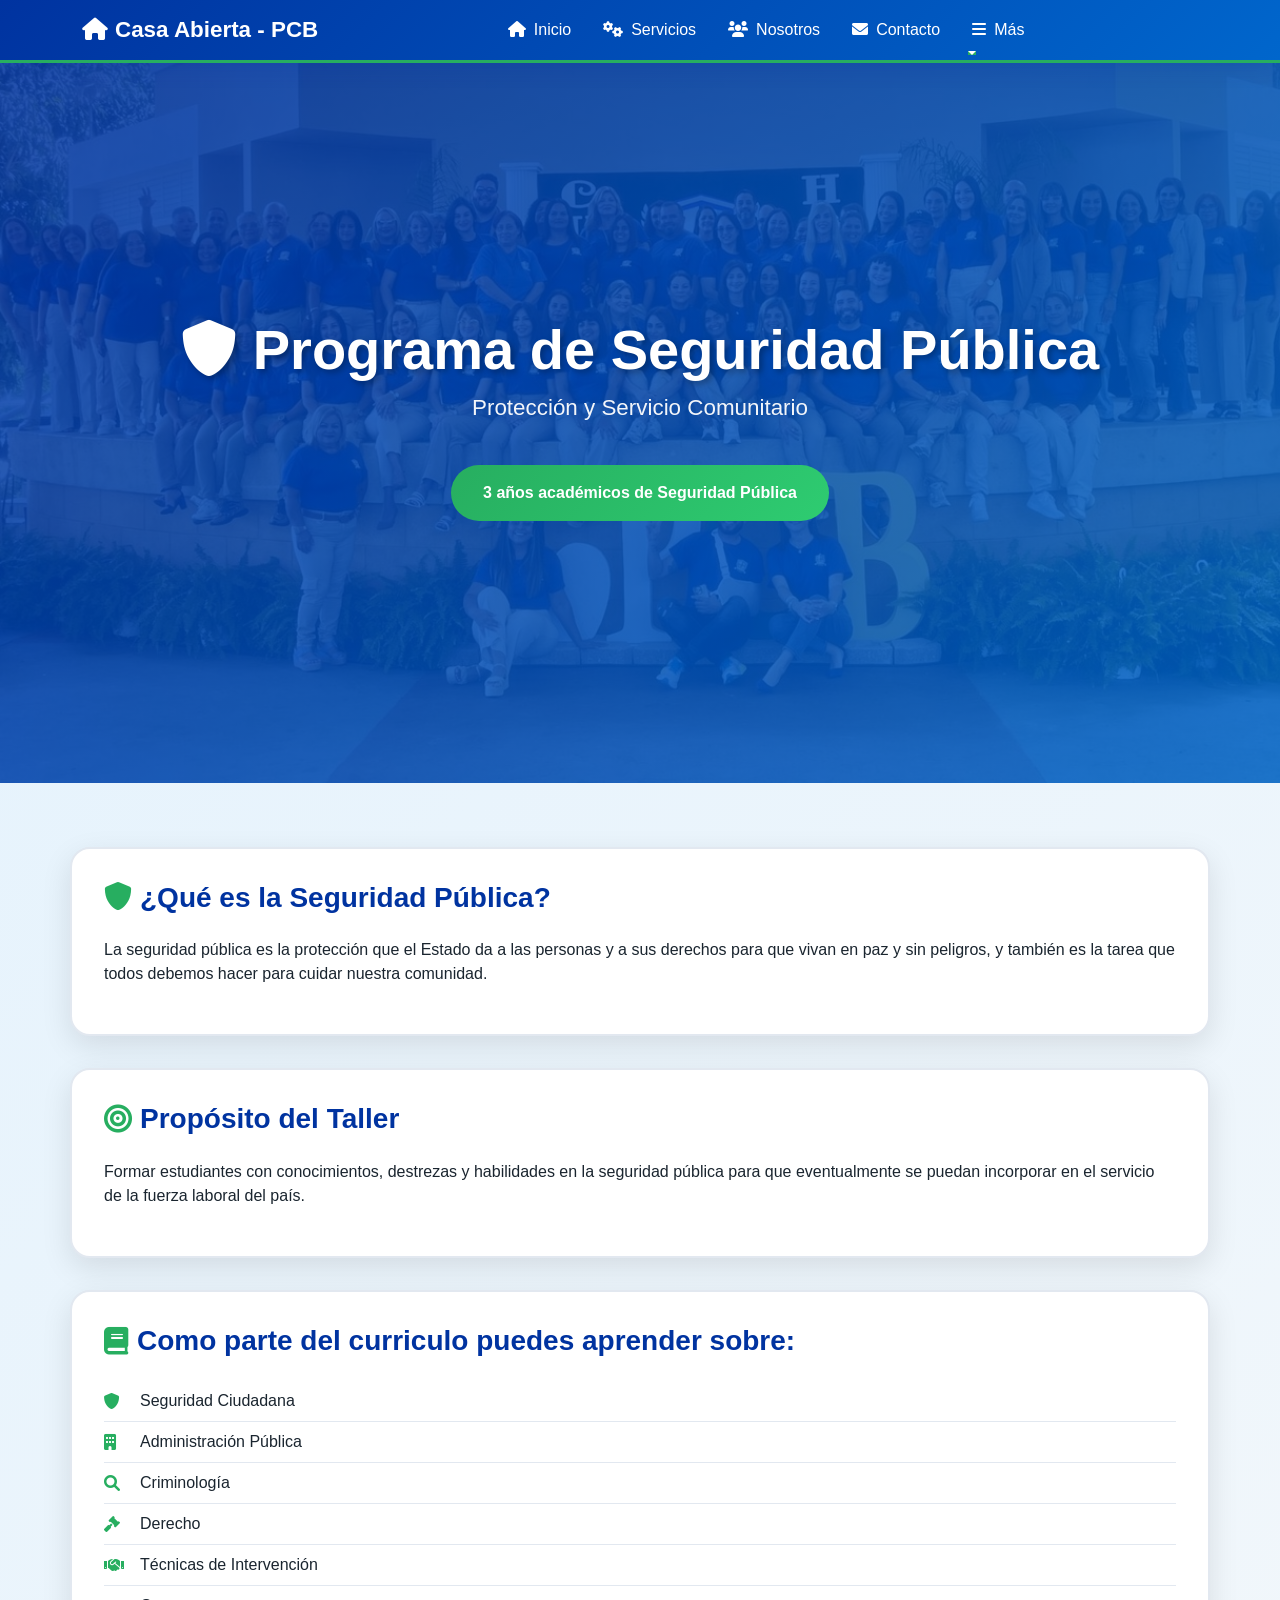
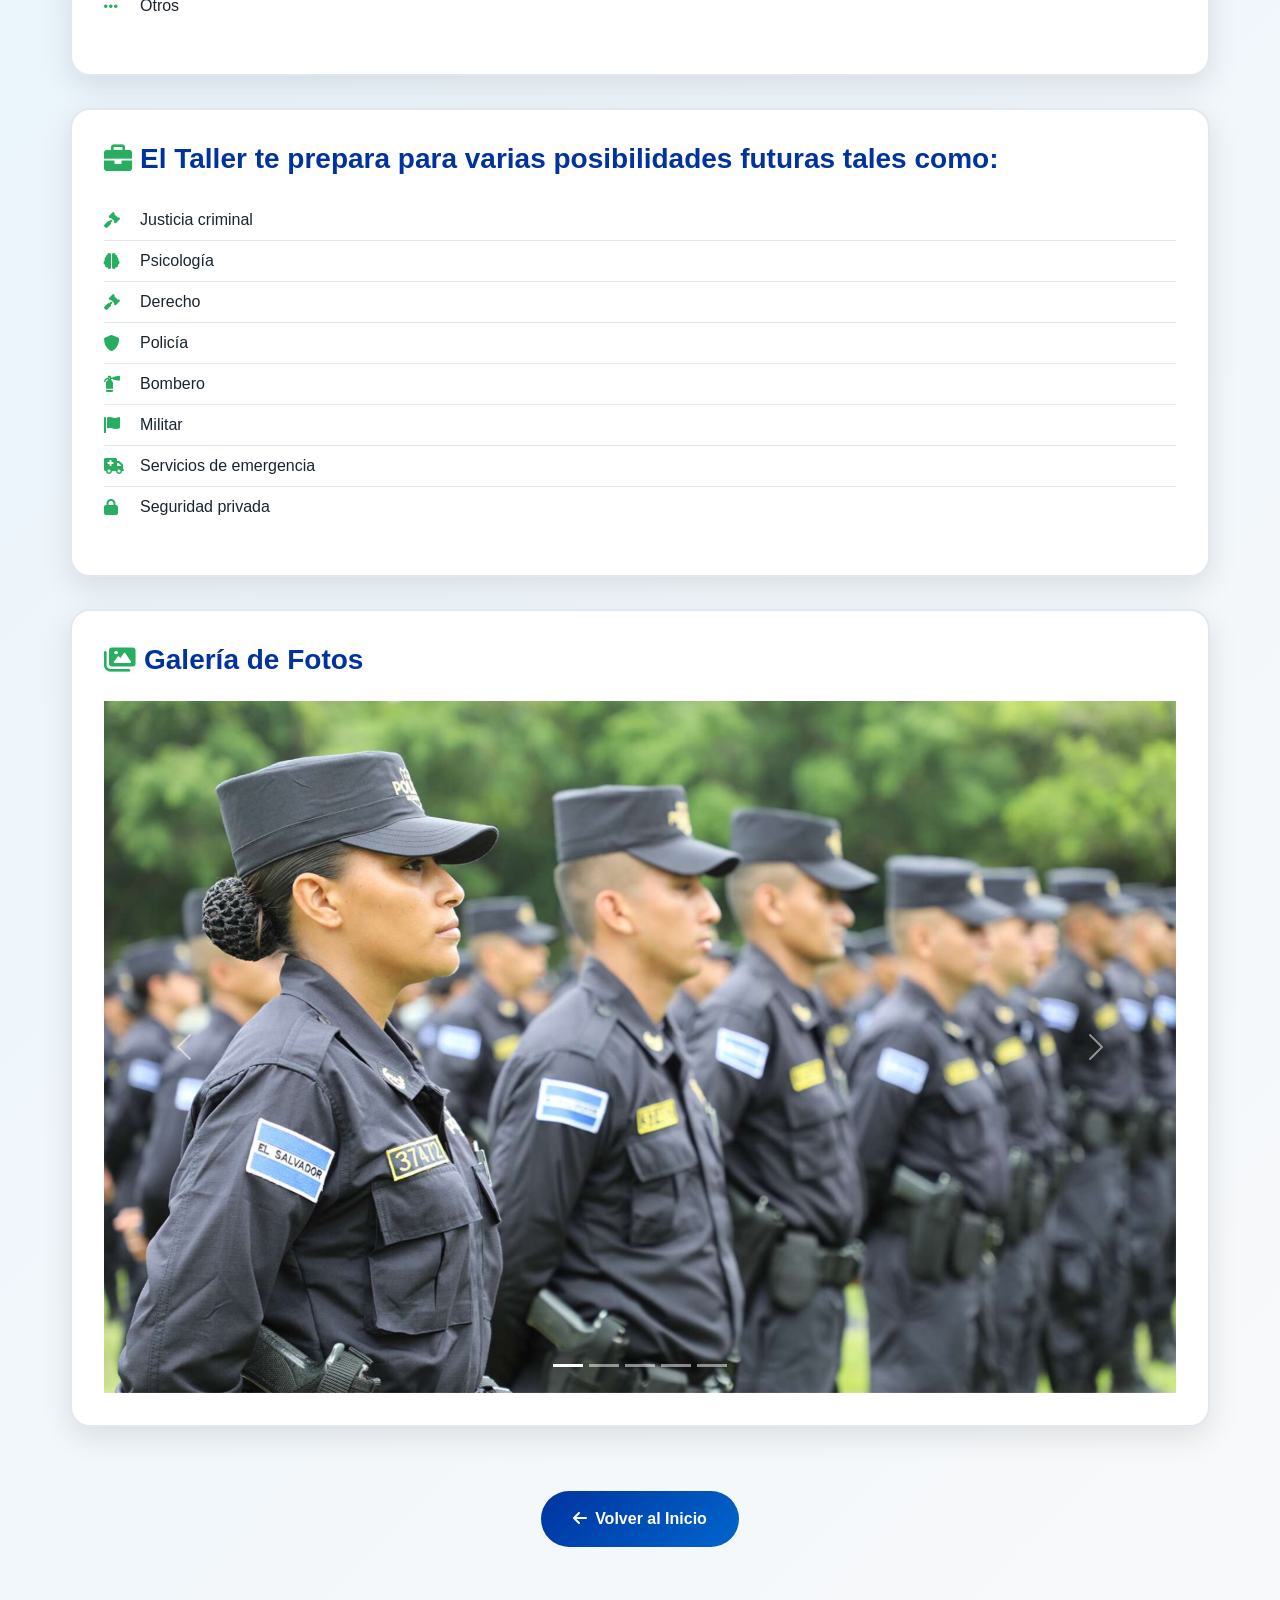
<file: seguridad-publica.html>
<!DOCTYPE html>
<html lang="es">
<head>
  <meta charset="UTF-8">
  <meta name="viewport" content="width=device-width, initial-scale=1">
  <title>Seguridad Pública - Casa Abierta</title>
  <link href="https://cdn.jsdelivr.net/npm/bootstrap@5.3.0/dist/css/bootstrap.min.css" rel="stylesheet">
  <link href="https://cdnjs.cloudflare.com/ajax/libs/font-awesome/6.0.0/css/all.min.css" rel="stylesheet">
  <link href="styles.css" rel="stylesheet">
</head>
<body>
  <!-- Navbar --> 
  <nav class="navbar navbar-expand-lg navbar-dark">
    <div class="container">
      <a class="navbar-brand" href="index.html">
        <i class="fas fa-home me-2"></i>Casa Abierta - PCB
      </a>
      <button class="navbar-toggler" type="button" data-bs-toggle="collapse" data-bs-target="#navbarNav">
        <span class="navbar-toggler-icon"></span>
      </button>
      <div class="collapse navbar-collapse" id="navbarNav">
        <ul class="navbar-nav mx-auto">
          <li class="nav-item"><a class="nav-link" href="index.html#inicio"><i class="fas fa-home me-2"></i>Inicio</a></li>
          <li class="nav-item"><a class="nav-link" href="index.html#servicios"><i class="fas fa-cogs me-2"></i>Servicios</a></li>
          <li class="nav-item"><a class="nav-link" href="index.html#nosotros"><i class="fas fa-users me-2"></i>Nosotros</a></li>
          <li class="nav-item"><a class="nav-link" href="index.html#contacto"><i class="fas fa-envelope me-2"></i>Contacto</a></li>
          <li class="nav-item dropdown">
            <a class="nav-link dropdown-toggle" href="#" id="navbarDropdown" role="button" data-bs-toggle="dropdown">
              <i class="fas fa-bars me-2"></i>Más
            </a>
            <ul class="dropdown-menu">
              <li><a class="dropdown-item" href="index.html#galeria"><i class="fas fa-images me-2"></i>Galería</a></li>
              <li><hr class="dropdown-divider"></li>
              <li><a class="dropdown-item" href="admin-login.html"><i class="fas fa-cog me-2"></i>Panel de Administración</a></li>
              <li><hr class="dropdown-divider"></li>
              <li><a class="dropdown-item btn btn-primary" href="https://pcbsystempr-cyber.github.io/pcbsystem/index.html#inicio"><i class="fas fa-arrow-left me-2"></i>Regresar a PCB System</a></li>
            </ul>
          </li>
        </ul>
      </div>
    </div>
  </nav>

  <!-- Hero -->
  <section class="hero">
    <div class="container">
      <h1><i class="fas fa-shield-alt me-3"></i>Programa de Seguridad Pública</h1>
      <p class="lead">Protección y Servicio Comunitario</p>
      <button class="btn btn-outline-primary">3 años académicos de Seguridad Pública</button>
    </div>
  </section>

  <!-- Contenido -->
  <div class="container content-section">

    <!-- Que es la seguridad publica -->
    <div class="info-card">
      <h3><i class="fas fa-shield-alt"></i>¿Qué es la Seguridad Pública?</h3>
      <p>La seguridad pública es la protección que el Estado da a las personas y a sus derechos para que vivan en paz y sin peligros, y también es la tarea que todos debemos hacer para cuidar nuestra comunidad.</p>
    </div>

    <!-- Proposito del taller -->
    <div class="info-card">
      <h3><i class="fas fa-bullseye"></i>Propósito del Taller</h3>
      <p>Formar estudiantes con conocimientos, destrezas y habilidades en la seguridad pública para que eventualmente se puedan incorporar en el servicio de la fuerza laboral del país.</p>
    </div>

    <!-- Como parte del curriculo puedes aprender sobre -->
    <div class="info-card">
      <h3><i class="fas fa-book"></i>Como parte del curriculo puedes aprender sobre:</h3>
      <ul class="feature-list">
       <li><i class="fas fa-shield-alt"></i>Seguridad Ciudadana</li>
       <li><i class="fas fa-building"></i>Administración Pública</li>
       <li><i class="fas fa-search"></i>Criminología</li>
       <li><i class="fas fa-gavel"></i>Derecho</li>
       <li><i class="fas fa-handshake"></i>Técnicas de Intervención</li>
       <li><i class="fas fa-ellipsis-h"></i>Otros</li>
      </ul>
    </div>

    <!-- El taller te prepara para varias posibilidades futuras tales como -->
    <div class="info-card">
      <h3><i class="fas fa-briefcase"></i>El Taller te prepara para varias posibilidades futuras tales como:</h3>
      <ul class="feature-list">
        <li><i class="fas fa-gavel"></i>Justicia criminal</li>
        <li><i class="fas fa-brain"></i>Psicología</li>
        <li><i class="fas fa-gavel"></i>Derecho</li>
        <li><i class="fas fa-shield-alt"></i>Policía</li>
        <li><i class="fas fa-fire-extinguisher"></i>Bombero</li>
        <li><i class="fas fa-flag"></i>Militar</li>
        <li><i class="fas fa-ambulance"></i>Servicios de emergencia</li>
        <li><i class="fas fa-lock"></i>Seguridad privada</li>
      </ul>
    </div>

  

    <!-- Gallery Slideshow -->
    <div class="info-card">
      <h3><i class="fas fa-images"></i> Galería de Fotos</h3>
      <div id="seguridadCarousel" class="carousel slide" data-bs-ride="carousel" data-bs-interval="3000">
        <div class="carousel-indicators">
          <button type="button" data-bs-target="#seguridadCarousel" data-bs-slide-to="0" class="active"></button>
          <button type="button" data-bs-target="#seguridadCarousel" data-bs-slide-to="1"></button>
          <button type="button" data-bs-target="#seguridadCarousel" data-bs-slide-to="2"></button>
          <button type="button" data-bs-target="#seguridadCarousel" data-bs-slide-to="3"></button>
          <button type="button" data-bs-target="#seguridadCarousel" data-bs-slide-to="4"></button>
        </div>
        <div class="carousel-inner">
          <div class="carousel-item active">
            <img src="galeria_seguridad/Academia-Nacional-de-Seguridad-Publica.png" class="d-block w-100" alt="Academia Nacional de Seguridad Pública">
          </div>
          <div class="carousel-item">
            <img src="galeria_seguridad/policia-1-e1616090693117.jpg" class="d-block w-100" alt="Policía de Puerto Rico">
          </div>
          <div class="carousel-item">
            <img src="galeria_seguridad/seguriadad.jfif" class="d-block w-100" alt="Seguridad Pública">
          </div>
          <div class="carousel-item">
            <img src="galeria_seguridad/seguridad-1.jpg" class="d-block w-100" alt="Seguridad Ciudadana">
          </div>
          <div class="carousel-item">
            <img src="galeria_seguridad/seguridad-publica-seguridad-ciudadana.jpg" class="d-block w-100" alt="Seguridad Pública y Ciudadana">
          </div>
        </div>
        <button class="carousel-control-prev" type="button" data-bs-target="#seguridadCarousel" data-bs-slide="prev">
          <span class="carousel-control-prev-icon"></span>
          <span class="visually-hidden">Anterior</span>
        </button>
        <button class="carousel-control-next" type="button" data-bs-target="#seguridadCarousel" data-bs-slide="next">
          <span class="carousel-control-next-icon"></span>
          <span class="visually-hidden">Siguiente</span>
        </button>
      </div>
    </div>

    <!-- Volver -->
    <div class="text-center">
      <a href="index.html" class="btn-back">
        <i class="fas fa-arrow-left me-2"></i>Volver al Inicio
      </a>
    </div>
  </div>

  <script src="https://cdn.jsdelivr.net/npm/bootstrap@5.3.0/dist/js/bootstrap.bundle.min.js"></script>

  <script>
    // Ocultar imágenes marcadas como ocultas
    document.addEventListener('DOMContentLoaded', function() {
      const hiddenImages = JSON.parse(localStorage.getItem('hiddenImages_seguridad-publica') || '[]');
      document.querySelectorAll('.carousel-item img').forEach(img => {
        const src = img.getAttribute('src');
        if (hiddenImages.includes(src)) {
          img.closest('.carousel-item').style.display = 'none';
        }
      });
    });
  </script>
</body>
</html>
</file>
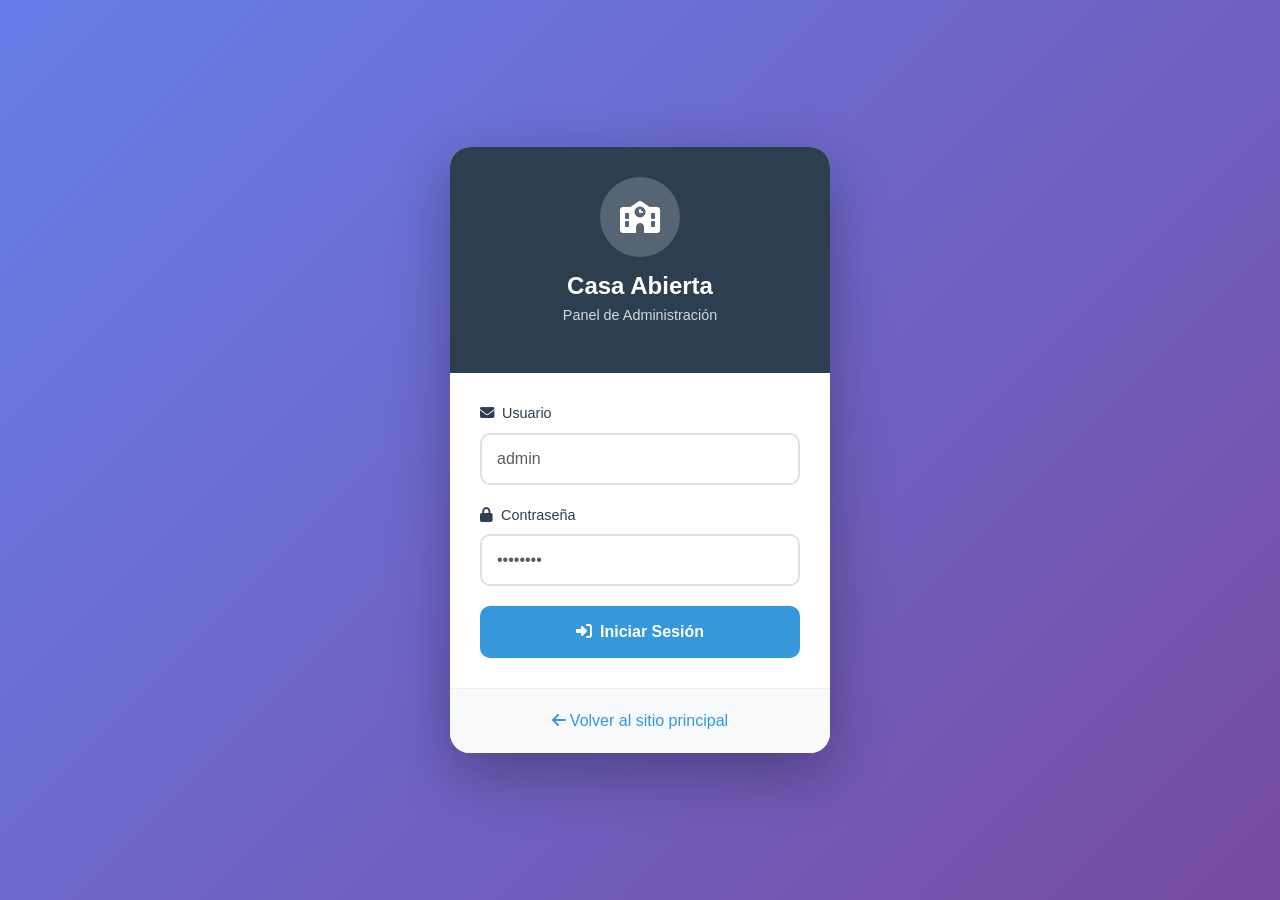
<file: admin/dashboard.html>
<!DOCTYPE html>
<html lang="es">
<head>
  <meta charset="UTF-8">
  <meta name="viewport" content="width=device-width, initial-scale=1.0">
  <title>Dashboard - Casa Abierta Admin</title>
  <link href="https://cdn.jsdelivr.net/npm/bootstrap@5.3.0/dist/css/bootstrap.min.css" rel="stylesheet">
  <link href="https://cdnjs.cloudflare.com/ajax/libs/font-awesome/6.4.0/css/all.min.css" rel="stylesheet">
  <style>
    :root {
      --primary-color: #0033A0;
      --secondary-color: #0066CC;
      --success-color: #27AE60;
      --warning-color: #f39c12;
      --danger-color: #e74c3c;
      --light-color: #ECF0F1;
      --sidebar-width: 260px;
      --sidebar-collapsed: 70px;
      --topbar-height: 60px;
    }
    
    * { margin: 0; padding: 0; box-sizing: border-box; }
    
    body {
      font-family: 'Segoe UI', Tahoma, Geneva, Verdana, sans-serif;
      background: linear-gradient(135deg, #E3F2FD 0%, #F8F9FA 100%);
      min-height: 100vh;
    }
    
    /* SIDEBAR */
    .sidebar {
      position: fixed;
      left: 0;
      top: 0;
      width: var(--sidebar-width);
      height: 100vh;
      background: linear-gradient(180deg, var(--primary-color) 0%, var(--secondary-color) 100%);
      color: white;
      z-index: 1000;
      transition: all 0.3s ease;
      display: flex;
      flex-direction: column;
    }
    
    .sidebar.collapsed { width: var(--sidebar-collapsed); }
    
    .sidebar-header {
      padding: 20px;
      border-bottom: 1px solid rgba(255, 255, 255, 0.1);
      display: flex;
      align-items: center;
      gap: 15px;
    }
    
    .sidebar-header .logo {
      width: 40px;
      height: 40px;
      background: rgba(255, 255, 255, 0.2);
      border-radius: 10px;
      display: flex;
      align-items: center;
      justify-content: center;
      flex-shrink: 0;
    }
    
    .sidebar-header .brand { font-size: 1.2rem; font-weight: 600; }
    .sidebar.collapsed .sidebar-header .brand, .sidebar.collapsed .sidebar-header .user-info { display: none; }
    
    .sidebar-nav { flex: 1; padding: 15px 10px; overflow-y: auto; }
    
    .nav-item { margin-bottom: 5px; }
    
    .nav-link {
      display: flex;
      align-items: center;
      gap: 12px;
      padding: 12px 15px;
      color: rgba(255, 255, 255, 0.7);
      text-decoration: none;
      border-radius: 10px;
      transition: all 0.3s ease;
    }
    
    .nav-link:hover { background: rgba(255, 255, 255, 0.1); color: white; }
    .nav-link.active { background: var(--primary-color); color: white; }
    
    .sidebar.collapsed .nav-link span { display: none; }
    
    .sidebar-footer { padding: 15px; border-top: 1px solid rgba(255, 255, 255, 0.1); }
    
    .user-info {
      display: flex;
      align-items: center;
      gap: 10px;
      padding: 10px;
      background: rgba(255, 255, 255, 0.1);
      border-radius: 10px;
      margin-bottom: 10px;
    }
    
    .user-avatar {
      width: 35px;
      height: 35px;
      background: var(--secondary-color);
      border-radius: 50%;
      display: flex;
      align-items: center;
      justify-content: center;
    }
    
    .user-name { font-weight: 600; font-size: 0.9rem; }
    
    .btn-logout {
      width: 100%;
      padding: 10px;
      background: rgba(231, 76, 60, 0.2);
      color: #e74c3c;
      border: none;
      border-radius: 8px;
      cursor: pointer;
      display: flex;
      align-items: center;
      justify-content: center;
      gap: 8px;
      transition: all 0.3s ease;
    }
    
    .btn-logout:hover { background: var(--danger-color); color: white; }
    
    /* MAIN CONTENT */
    .main-content {
      margin-left: var(--sidebar-width);
      min-height: 100vh;
      transition: margin-left 0.3s ease;
    }
    
    .sidebar.collapsed ~ .main-content { margin-left: var(--sidebar-collapsed); }
    
    .topbar {
      height: var(--topbar-height);
      background: white;
      box-shadow: 0 2px 10px rgba(0, 0, 0, 0.05);
      display: flex;
      align-items: center;
      justify-content: space-between;
      padding: 0 25px;
      position: sticky;
      top: 0;
      z-index: 100;
    }
    
    .topbar-left { display: flex; align-items: center; gap: 15px; }
    
    .toggle-sidebar {
      width: 40px;
      height: 40px;
      background: none;
      border: none;
      cursor: pointer;
      display: flex;
      align-items: center;
      justify-content: center;
      border-radius: 8px;
    }
    
    .toggle-sidebar:hover { background: #f0f0f0; }
    .page-title { font-size: 1.3rem; font-weight: 600; color: var(--primary-color); }
    .topbar-date { color: #666; font-size: 0.9rem; }
    
    .content-area { padding: 25px; }
    
    .card {
      background: white;
      border-radius: 15px;
      box-shadow: 0 2px 15px rgba(0, 0, 0, 0.05);
      border: none;
      margin-bottom: 25px;
    }
    
    .card-header {
      background: none;
      border-bottom: 1px solid #eee;
      padding: 20px 25px;
      display: flex;
      align-items: center;
      justify-content: space-between;
    }
    
    .card-title {
      font-size: 1.1rem;
      font-weight: 600;
      color: var(--primary-color);
      display: flex;
      align-items: center;
      gap: 10px;
    }
    
    .card-body { padding: 25px; }
    
    /* Stats */
    .stats-grid {
      display: grid;
      grid-template-columns: repeat(auto-fit, minmax(240px, 1fr));
      gap: 20px;
      margin-bottom: 30px;
    }
    
    .stat-card {
      background: white;
      border-radius: 15px;
      padding: 25px;
      box-shadow: 0 2px 15px rgba(0, 0, 0, 0.05);
      display: flex;
      align-items: center;
      gap: 20px;
    }
    
    .stat-icon {
      width: 60px;
      height: 60px;
      border-radius: 15px;
      display: flex;
      align-items: center;
      justify-content: center;
      font-size: 24px;
    }
    
    .stat-icon.blue { background: rgba(0, 51, 160, 0.1); color: var(--primary-color); }
    .stat-icon.green { background: rgba(39, 174, 96, 0.1); color: var(--success-color); }
    .stat-icon.orange { background: rgba(243, 156, 18, 0.1); color: var(--warning-color); }
    .stat-icon.red { background: rgba(231, 76, 60, 0.1); color: var(--danger-color); }
    
    .stat-info h3 { font-size: 1.8rem; font-weight: 700; color: var(--primary-color); margin-bottom: 5px; }
    .stat-info p { color: #666; font-size: 0.9rem; margin: 0; }
    
    /* Forms */
    .form-label { font-weight: 500; color: var(--primary-color); margin-bottom: 8px; }
    
    .form-control, .form-select {
      border: 2px solid #e0e0e0;
      border-radius: 10px;
      padding: 12px 15px;
    }
    
    .btn { padding: 10px 20px; border-radius: 10px; font-weight: 500; }
    .btn-primary { background: var(--primary-color); border: none; }
    .btn-success { background: var(--success-color); border: none; }
    .btn-danger { background: var(--danger-color); border: none; }
    .btn-warning { background: var(--warning-color); border: none; color: white; }
    .btn-sm { padding: 5px 10px; font-size: 0.85rem; }
    
    /* Tables */
    .table { margin: 0; }
    .table thead th { background: var(--light-color); border-bottom: 2px solid #eee; font-weight: 600; padding: 15px; }
    .table tbody td { padding: 15px; vertical-align: middle; border-bottom: 1px solid #eee; }
    .table tbody tr:hover { background: var(--light-color); }
    
    .badge-priority { padding: 6px 12px; border-radius: 20px; font-size: 0.8rem; }
    .badge-alta { background: rgba(231, 76, 60, 0.1); color: var(--danger-color); }
    .badge-media { background: rgba(243, 156, 18, 0.1); color: var(--warning-color); }
    .badge-baja { background: rgba(39, 174, 96, 0.1); color: var(--success-color); }
    
    /* Gallery */
    .gallery-grid { display: grid; grid-template-columns: repeat(auto-fill, minmax(200px, 1fr)); gap: 20px; }
    .gallery-preview { display: grid; grid-template-columns: repeat(4, 1fr); gap: 10px; margin-bottom: 20px; }
    .gallery-preview-item { aspect-ratio: 1; border-radius: 8px; overflow: hidden; box-shadow: 0 2px 8px rgba(0,0,0,0.1); }
    .gallery-preview-item img { width: 100%; height: 100%; object-fit: cover; }
    .section-header { display: flex; justify-content: space-between; align-items: center; margin-bottom: 15px; }
    
    .gallery-item {
      position: relative;
      border-radius: 15px;
      overflow: hidden;
      aspect-ratio: 1;
      box-shadow: 0 2px 10px rgba(0, 0, 0, 0.1);
    }
    
    .gallery-item img { width: 100%; height: 100%; object-fit: cover; }
    
    .gallery-overlay {
      position: absolute;
      inset: 0;
      background: rgba(0, 0, 0, 0.6);
      display: flex;
      align-items: center;
      justify-content: center;
      gap: 10px;
      opacity: 0;
      transition: opacity 0.3s ease;
    }
    
    .gallery-item:hover .gallery-overlay { opacity: 1; }
    
    .gallery-overlay button {
      width: 40px;
      height: 40px;
      border-radius: 50%;
      border: none;
      cursor: pointer;
    }
    
    .btn-view { background: white; color: var(--primary-color); }
    .btn-delete { background: var(--danger-color); color: white; }
    
    .upload-area {
      border: 2px dashed #ddd;
      border-radius: 15px;
      padding: 40px;
      text-align: center;
      cursor: pointer;
    }
    
    .upload-area:hover { border-color: var(--secondary-color); background: rgba(52, 152, 219, 0.05); }
    .upload-area i { font-size: 48px; color: #ccc; margin-bottom: 15px; }
    
    .loading-spinner {
      width: 40px;
      height: 40px;
      border: 4px solid #f3f3f3;
      border-top: 4px solid var(--secondary-color);
      border-radius: 50%;
      animation: spin 1s linear infinite;
    }
    
    @keyframes spin { 0% { transform: rotate(0deg); } 100% { transform: rotate(360deg); } }
    
    /* NUEVA GALERÍA ADMIN */
    .gallery-grid-admin { display: grid; grid-template-columns: repeat(auto-fill, minmax(180px, 1fr)); gap: 15px; max-height: 70vh; overflow-y: auto; padding: 10px; }
    .gallery-grid-admin .gallery-item-admin { aspect-ratio: 4/3; border-radius: 12px; overflow: hidden; position: relative; box-shadow: 0 2px 8px rgba(0,0,0,0.15); cursor: pointer; background: #f8f9fa; }
    .gallery-grid-admin .gallery-item-admin img { width: 100%; height: 100%; max-height: 180px; object-fit: contain; object-position: center; transition: transform 0.3s; }
    .gallery-grid-admin .gallery-item-admin:hover img { transform: scale(1.05); }
    .gallery-grid-admin .gallery-overlay-admin { position: absolute; inset: 0; background: rgba(0,0,0,0.6); display: flex; align-items: center; justify-content: center; gap: 8px; opacity: 0; transition: opacity 0.3s; }
    .gallery-grid-admin .gallery-item-admin:hover .gallery-overlay-admin { opacity: 1; }
    .gallery-grid-admin .gallery-overlay-admin button { width: 35px; height: 35px; border-radius: 50%; border: none; cursor: pointer; display: flex; align-items: center; justify-content: center; transition: transform 0.2s; }
    .gallery-grid-admin .gallery-overlay-admin button:hover { transform: scale(1.1); }
    .gallery-grid-admin .btn-edit { background: var(--secondary-color); color: white; }
    .gallery-grid-admin .btn-replace { background: #f39c12; color: white; }
    .gallery-grid-admin .btn-delete-item { background: #e74c3c; color: white; }
    .upload-area-admin { border: 3px dashed var(--secondary-color); border-radius: 15px; padding: 30px; text-align: center; cursor: pointer; transition: all 0.3s; background: rgba(52, 152, 219, 0.05); }
    .upload-area-admin:hover { background: rgba(39, 174, 96, 0.1); border-color: var(--success-color); }
    .upload-area-admin.dragover { background: rgba(39, 174, 96, 0.2); border-color: var(--success-color); }
    
    /* Tarjetas de talleres en admin */
    .admin-taller-card { border: none; border-radius: 15px; overflow: hidden; transition: all 0.3s; cursor: pointer; box-shadow: 0 4px 15px rgba(0,0,0,0.1); }
    .admin-taller-card:hover { transform: translateY(-8px); box-shadow: 0 12px 30px rgba(0,51,160,0.2); }
    .admin-taller-card img { height: 120px; object-fit: cover; }
    .admin-taller-card .card-body { padding: 15px; }
    .admin-taller-card .badge-fotos { background: var(--success-color); color: white; font-size: 0.75rem; }
    
    @keyframes spin { 0% { transform: rotate(0deg); } 100% { transform: rotate(360deg); } }
    
    .toast-notification {
      position: fixed;
      top: 20px;
      right: 20px;
      padding: 15px 25px;
      border-radius: 10px;
      color: white;
      font-weight: 500;
      display: flex;
      align-items: center;
      gap: 10px;
      transform: translateX(120%);
      transition: transform 0.3s ease;
      z-index: 9999;
      box-shadow: 0 5px 20px rgba(0, 0, 0, 0.2);
    }
    
    .toast-notification.show { transform: translateX(0); }
    .toast-success { background: var(--success-color); }
    .toast-error { background: var(--danger-color); }
    
    .modal-content { border: none; border-radius: 15px; }
    .modal-header { border-bottom: 1px solid #eee; padding: 20px 25px; }
    .modal-title { font-weight: 600; color: var(--primary-color); }
    .modal-body { padding: 25px; }
    .modal-footer { border-top: 1px solid #eee; padding: 15px 25px; }
    
    .section { display: none; }
    .section.active { display: block; animation: fadeIn 0.3s ease; }
    
    @keyframes fadeIn { from { opacity: 0; } to { opacity: 1; } }
    
    @media (max-width: 992px) {
      .sidebar { transform: translateX(-100%); }
      .sidebar.mobile-open { transform: translateX(0); }
      .main-content { margin-left: 0; }
      .overlay { display: none; position: fixed; inset: 0; background: rgba(0, 0, 0, 0.5); z-index: 999; }
      .overlay.show { display: block; }
    }
    
    @media (max-width: 768px) {
      .stats-grid { grid-template-columns: 1fr; }
      .content-area { padding: 15px; }
      .gallery-grid { grid-template-columns: repeat(2, 1fr); }
    }
  </style>
</head>
<body>
  <div class="overlay" id="overlay"></div>
  
  <aside class="sidebar" id="sidebar">
    <div class="sidebar-header">
      <div class="logo"><i class="fas fa-school"></i></div>
      <span class="brand">Casa Abierta</span>
    </div>
    
    <nav class="sidebar-nav">
      <div class="nav-item">
        <a href="#" class="nav-link active" data-section="inicio">
          <i class="fas fa-home"></i><span>Inicio</span>
        </a>
      </div>
      <div class="nav-item">
        <a href="#" class="nav-link" data-section="galeria">
          <i class="fas fa-images"></i><span>Galería</span>
        </a>
      </div>
      <div class="nav-item">
        <a href="#" class="nav-link" data-section="contacto">
          <i class="fas fa-address-book"></i><span>Contacto</span>
        </a>
      </div>
    </nav>
    
    <div class="sidebar-footer">
      <div class="user-info">
        <div class="user-avatar"><i class="fas fa-user"></i></div>
        <div class="user-name" id="userName">Admin</div>
      </div>
      <button class="btn-logout" onclick="logout()">
        <i class="fas fa-sign-out-alt"></i><span>Cerrar Sesión</span>
      </button>
    </div>
  </aside>
  
  <main class="main-content">
    <header class="topbar">
      <div class="topbar-left">
        <button class="toggle-sidebar" onclick="toggleSidebar()"><i class="fas fa-bars"></i></button>
        <h1 class="page-title" id="pageTitle">Panel de Control</h1>
      </div>
      <div class="topbar-right">
        <span class="topbar-date" id="currentDate"></span>
      </div>
    </header>
    
    <div class="content-area">
      
      <!-- INICIO -->
      <section class="section active" id="section-inicio">
        <div class="stats-grid">
          <div class="stat-card">
            <div class="stat-icon blue"><i class="fas fa-bullhorn"></i></div>
            <div class="stat-info"><h3 id="statAnuncios">0</h3><p>Anuncios Activos</p></div>
          </div>
          <div class="stat-card">
            <div class="stat-icon orange"><i class="fas fa-images"></i></div>
            <div class="stat-info"><h3 id="statImagenes">0</h3><p>Imágenes en Galería</p></div>
          </div>
        </div>
        
        <div class="card">
          <div class="card-header">
            <h5 class="card-title"><i class="fas fa-tachometer-alt"></i>Bienvenido al Panel de Administración</h5>
          </div>
          <div class="card-body">
            <p>Desde aquí puedes gestionar todo el contenido de la página de Casa Abierta:</p>
            <div class="row mt-4">
              <div class="col-md-4 mb-3">
                <div class="d-flex align-items-center gap-3">
                  <div class="stat-icon blue" style="width: 50px; height: 50px; font-size: 20px;"><i class="fas fa-bullhorn"></i></div>
                  <div><strong>Anuncios</strong><p class="text-muted mb-0 small">Crea y gestiona anuncios importantes</p></div>
                </div>
              </div>
              <div class="col-md-4 mb-3">
                <div class="d-flex align-items-center gap-3">
                  <div class="stat-icon orange" style="width: 50px; height: 50px; font-size: 20px;"><i class="fas fa-image"></i></div>
                  <div><strong>Galería</strong><p class="text-muted mb-0 small">Sube fotos de la escuela</p></div>
                </div>
              </div>
            </div>
          </div>
        </div>
      </section>
      
      <!-- CONTACTO -->
      <section class="section" id="section-contacto">
        <div class="card">
          <div class="card-header">
            <h5 class="card-title"><i class="fas fa-address-book"></i>Información de Contacto</h5>
            <button class="btn btn-primary" onclick="saveContactInfo()">
              <i class="fas fa-save me-2"></i>Guardar Cambios
            </button>
          </div>
          <div class="card-body">
            <form id="contactInfoForm">
              <div class="row">
                <div class="col-md-6 mb-3">
                  <label class="form-label">Dirección</label>
                  <input type="text" class="form-control" id="contactAddress" placeholder="Carretera 156 salida hacia Comerío, Barranquitas, P. R.">
                </div>
                <div class="col-md-6 mb-3">
                  <label class="form-label">Teléfono</label>
                  <input type="tel" class="form-control" id="contactPhone" placeholder="+1 787-857-2897">
                </div>
              </div>
              <div class="row">
                <div class="col-md-6 mb-3">
                  <label class="form-label">Correo Electrónico</label>
                  <input type="email" class="form-control" id="contactEmail" placeholder="de58390@miescuela.pr">
                </div>
                <div class="col-md-6 mb-3">
                  <label class="form-label">Horario de Atención</label>
                  <input type="text" class="form-control" id="contactSchedule" placeholder="Lunes - Viernes: 7:30 AM - 2:30 PM">
                </div>
              </div>
            </form>
          </div>
        </div>
      </section>
      
      <!-- GALERÍA -->
      <section class="section" id="section-galeria">
        <div class="card">
          <div class="card-header">
            <h5 class="card-title"><i class="fas fa-images"></i>Galería de Imágenes por Talleres</h5>
            <button class="btn btn-warning btn-sm" onclick="resetGalleryData()" title="Resetear galería">
              <i class="fas fa-redo me-1"></i>Resetear Imágenes
            </button>
          </div>
          <div class="card-body">
            <!-- Vista de Talleres (siempre visible) -->
            <div id="adminTalleresView">
              <div class="row g-4" id="adminTalleresGrid"></div>
            </div>
            
            <!-- Vista de Galería por Taller (se muestra al hacer click) -->
            <div id="adminGalleryView" style="display: none;">
              <div class="d-flex justify-content-between align-items-center mb-4">
                <h5 id="adminCurrentTallerName" class="mb-0"></h5>
                <button class="btn btn-secondary" onclick="showTalleresAdmin()">
                  <i class="fas fa-arrow-left me-2"></i>Volver a Talleres
                </button>
              </div>
              
              <!-- Grid de Imágenes -->
              <div class="gallery-grid-admin mb-4" id="adminGalleryGrid"></div>
              
              <!-- Área de Upload -->
              <div class="upload-area-admin" id="adminDropZone">
                <i class="fas fa-cloud-upload-alt fa-3x mb-3" style="color: var(--secondary-color);"></i>
                <h5>Subir Imágenes</h5>
                <p class="text-muted mb-0">Arrastra imágenes aquí o haz clic para seleccionar</p>
                <input type="file" id="adminFileInput" multiple accept="image/*" style="display: none;">
              </div>
            </div>
          </div>
        </div>
      </section>
      
      <!-- Modal Editar Imagen -->
      <div class="modal fade" id="adminEditModal" tabindex="-1">
        <div class="modal-dialog">
          <div class="modal-content">
            <div class="modal-header">
              <h5 class="modal-title"><i class="fas fa-edit me-2"></i>Editar Imagen</h5>
              <button type="button" class="btn-close" data-bs-dismiss="modal"></button>
            </div>
            <div class="modal-body">
              <input type="hidden" id="adminEditImageId">
              <div class="mb-3">
                <label class="form-label">Título</label>
                <input type="text" class="form-control" id="adminEditTitle">
              </div>
              <div class="mb-3">
                <label class="form-label">Descripción</label>
                <textarea class="form-control" id="adminEditDesc" rows="2"></textarea>
              </div>
              <img id="adminEditPreview" style="max-width: 100%; border-radius: 10px;">
            </div>
            <div class="modal-footer">
              <button type="button" class="btn btn-secondary" data-bs-dismiss="modal">Cancelar</button>
              <button type="button" class="btn btn-primary" onclick="adminSaveEdit()">Guardar</button>
            </div>
          </div>
        </div>
      </div>
      
      <!-- Modal Eliminar -->
      <div class="modal fade" id="adminDeleteModal" tabindex="-1">
        <div class="modal-dialog modal-sm">
          <div class="modal-content">
            <div class="modal-header">
              <h5 class="modal-title text-danger">¿Eliminar Imagen?</h5>
              <button type="button" class="btn-close" data-bs-dismiss="modal"></button>
            </div>
            <div class="modal-body text-center">
              <img id="adminDeletePreview" style="max-width: 150px; border-radius: 10px;">
              <p class="mt-2">Esta acción no se puede deshacer.</p>
            </div>
            <div class="modal-footer">
              <button type="button" class="btn btn-secondary" data-bs-dismiss="modal">Cancelar</button>
              <button type="button" class="btn btn-danger" onclick="adminConfirmDelete()">Eliminar</button>
            </div>
          </div>
        </div>
      </div>
      
      <!-- Modal Reemplazar -->
      <div class="modal fade" id="adminReplaceModal" tabindex="-1">
        <div class="modal-dialog">
          <div class="modal-content">
            <div class="modal-header">
              <h5 class="modal-title"><i class="fas fa-exchange-alt me-2"></i>Cambiar Imagen</h5>
              <button type="button" class="btn-close" data-bs-dismiss="modal"></button>
            </div>
            <div class="modal-body">
              <input type="hidden" id="adminReplaceImageId">
              <div class="mb-3">
                <label class="form-label">Nueva imagen</label>
                <input type="file" class="form-control" id="adminReplaceFile" accept="image/*">
              </div>
              <div class="row">
                <div class="col-6 text-center">
                  <small>Actual</small><br>
                  <img id="adminCurrentImg" style="max-width: 100px; border-radius: 5px;">
                </div>
                <div class="col-6 text-center">
                  <small>Nueva</small><br>
                  <img id="adminNewImg" style="max-width: 100px; border-radius: 5px; display: none;">
                </div>
              </div>
            </div>
            <div class="modal-footer">
              <button type="button" class="btn btn-secondary" data-bs-dismiss="modal">Cancelar</button>
              <button type="button" class="btn btn-primary" onclick="adminConfirmReplace()">Confirmar</button>
            </div>
          </div>
        </div>
      </div>
    </div>
  </main>
  
  <!-- Modal Anuncios -->
  <div class="modal fade" id="announcementModal" tabindex="-1">
    <div class="modal-dialog">
      <div class="modal-content">
        <div class="modal-header">
          <h5 class="modal-title" id="announcementModalTitle">Nuevo Anuncio</h5>
          <button type="button" class="btn-close" data-bs-dismiss="modal"></button>
        </div>
        <div class="modal-body">
          <form id="announcementForm">
            <input type="hidden" id="announcementId">
            <div class="mb-3">
              <label class="form-label">Título</label>
              <input type="text" class="form-control" id="announcementTitle" required>
            </div>
            <div class="mb-3">
              <label class="form-label">Descripción</label>
              <textarea class="form-control" id="announcementDescription" rows="3"></textarea>
            </div>
            <div class="mb-3">
              <label class="form-label">Prioridad</label>
              <select class="form-select" id="announcementPriority">
                <option value="baja">Baja</option>
                <option value="media" selected>Media</option>
                <option value="alta">Alta</option>
              </select>
            </div>
          </form>
        </div>
        <div class="modal-footer">
          <button type="button" class="btn btn-secondary" data-bs-dismiss="modal">Cancelar</button>
          <button type="button" class="btn btn-primary" onclick="saveAnnouncement()">Guardar</button>
        </div>
      </div>
    </div>
  </div>

  <script src="https://cdn.jsdelivr.net/npm/bootstrap@5.3.0/dist/js/bootstrap.bundle.min.js"></script>
  
  <script>
    // ============================================
    // SISTEMA LOCAL (LOCALSTORAGE)
    // ============================================
    
    // Datos iniciales con imágenes existentes del proyecto
    const defaultData = {
      announcements: [
        { id: 1, title: 'Casa Abierta 2026', description: 'Les damos la bienvenida a nuestra Casa Abierta anual', priority: 'alta', active: true, created_at: new Date().toISOString() },
        { id: 2, title: 'Nuevos talleres disponibles', description: 'Consulta nuestros nuevos programas técnicos', priority: 'media', active: true, created_at: new Date().toISOString() }
      ],
      events: [
        { id: 1, title: 'Casa Abierta', description: 'Día de puertas abiertas para estudiantes y padres', event_date: '2026-04-15T09:00', event_type: 'visita', active: true },
        { id: 2, title: 'Taller de Computación', description: 'Demo de nuestros programas técnicos', event_date: '2026-04-20T10:00', event_type: 'taller', active: true }
      ],
      gallery: {
        general: [
          { name: 'Escuela', url: 'galeria/image.jpeg' },
          { name: 'Estudiantes', url: 'galeria/image1.jpeg' },
          { name: 'Actividad', url: 'galeria/image2.jpeg' },
          { name: 'Evento', url: 'galeria/image3.jpeg' },
          { name: 'Imagen 4', url: 'galeria/image4.jpeg' },
          { name: 'Imagen 5', url: 'galeria/image5.jpeg' },
          { name: 'Imagen 6', url: 'galeria/image6.jpeg' },
          { name: 'Imagen 7', url: 'galeria/image7.jpeg' },
          { name: 'Imagen 8', url: 'galeria/image8.jpeg' },
          { name: 'Imagen 9', url: 'galeria/image9.jpeg' },
          { name: 'Imagen 10', url: 'galeria/image10.jpeg' },
          { name: 'Imagen 11', url: 'galeria/images11.jpeg' },
          { name: 'Imagen 12', url: 'galeria/images12.jpeg' },
          { name: 'Imagen 13', url: 'galeria/images13.jpeg' },
          { name: 'Imagen 14', url: 'galeria/images14.jpeg' },
          { name: 'Imagen 15', url: 'galeria/images15.jpeg' },
          { name: 'Imagen 16', url: 'galeria/images16.jpeg' },
          { name: 'Imagen 17', url: 'galeria/images17.jpeg' },
          { name: 'Imagen 18', url: 'galeria/images18.jpeg' },
          { name: 'Imagen 19', url: 'galeria/images19.jpeg' },
          { name: 'Imagen 20', url: 'galeria/images20.jpeg' },
          { name: 'Imagen 21', url: 'galeria/images21.jpeg' },
          { name: 'Imagen 22', url: 'galeria/images22.jpeg' },
          { name: 'Imagen 23', url: 'galeria/images23.jpeg' },
          { name: 'Director PCB', url: 'galeria/directorpcb.jpeg' },
          { name: 'Director 1', url: 'galeria/imagesdirector1.JPG' },
          { name: 'WhatsApp Image', url: 'galeria/WhatsApp Image 2025-10-30 at 7.58.15 AM.jpeg' }
        ],
        computec: [
          { name: 'Logo', url: 'galeria_computec/LogoLimpio4.png' },
          { name: 'Computec 1', url: 'galeria_computec/images17.jpeg' },
          { name: 'Computec 2', url: 'galeria_computec/images15.jpeg' },
          { name: 'Computec 3', url: 'galeria_computec/images13.jpeg' },
          { name: 'Computec 4', url: 'galeria_computec/images16.jpeg' },
          { name: 'Computec 5', url: 'galeria_computec/images12.jpeg' },
          { name: 'Computec 6', url: 'galeria_computec/images22.jpeg' },
          { name: 'Computec 7', url: 'galeria_computec/images23.jpeg' },
          { name: 'Computec 8', url: 'galeria_computec/images21.jpeg' },
          { name: 'Computec 9', url: 'galeria_computec/images20.jpeg' },
          { name: 'Computec 10', url: 'galeria_computec/images24.jpeg' },
          { name: 'Computec 11', url: 'galeria_computec/images25.jpeg' },
          { name: 'Computec 12', url: 'galeria_computec/images2.jpeg' },
          { name: 'Computec 13', url: 'galeria_computec/images19.jpeg' },
          { name: 'Computec 14', url: 'galeria_computec/images18.jpeg' },
          { name: 'Computec 15', url: 'galeria_computec/images11.jpeg' },
          { name: 'Computec 16', url: 'galeria_computec/images26.jpeg' }
        ],
        'artes-culinarias': [
          { name: 'Artes 1', url: 'galeria_artes_culinarias/image8.jpeg' },
          { name: 'Artes 2', url: 'galeria_artes_culinarias/images1.jpeg' },
          { name: 'Artes 3', url: 'galeria_artes_culinarias/images3.jpeg' },
          { name: 'Artes 4', url: 'galeria_artes_culinarias/images4.jpeg' },
          { name: 'Artes 5', url: 'galeria_artes_culinarias/images5.jpeg' },
          { name: 'Artes 6', url: 'galeria_artes_culinarias/images6.jpeg' },
          { name: 'Artes 7', url: 'galeria_artes_culinarias/images7.jpeg' },
          { name: 'Artes 8', url: 'galeria_artes_culinarias/images8.jpg' },
          { name: 'Artes 9', url: 'galeria_artes_culinarias/images11.jpg' },
          { name: 'Artes 10', url: 'galeria_artes_culinarias/images12.jpg' },
          { name: 'Artes 11', url: 'galeria_artes_culinarias/images13.jpg' },
          { name: 'Artes 12', url: 'galeria_artes_culinarias/images14.jpg' },
          { name: 'Artes 13', url: 'galeria_artes_culinarias/images15.jpg' },
          { name: 'Artes 14', url: 'galeria_artes_culinarias/images16.jpg' },
          { name: 'Artes 15', url: 'galeria_artes_culinarias/images17.jpg' },
          { name: 'Artes 16', url: 'galeria_artes_culinarias/images18.jpg' },
          { name: 'Artes 17', url: 'galeria_artes_culinarias/images19.jpg' },
          { name: 'Artes 18', url: 'galeria_artes_culinarias/images20.jpg' },
          { name: 'Artes 19', url: 'galeria_artes_culinarias/images21.jpg' },
          { name: 'Artes 20', url: 'galeria_artes_culinarias/images22.jpg' },
          { name: 'Artes 21', url: 'galeria_artes_culinarias/images23.jpg' },
          { name: 'Artes 22', url: 'galeria_artes_culinarias/images24.jpg' },
          { name: 'Artes 23', url: 'galeria_artes_culinarias/images25.jpg' },
          { name: 'Artes 24', url: 'galeria_artes_culinarias/images26.jpg' },
          { name: 'Artes 25', url: 'galeria_artes_culinarias/images27.jpg' },
          { name: 'Artes 26', url: 'galeria_artes_culinarias/images2.jpg' }
        ],
        cosmetologia: [
          { name: 'Cosmetología 1', url: 'galeria_cosmetologia/images3.jpeg' },
          { name: 'Cosmetología 2', url: 'galeria_cosmetologia/images1.jpeg' },
          { name: 'Cosmetología 3', url: 'galeria_cosmetologia/images4.jpeg' },
          { name: 'Cosmetología 4', url: 'galeria_cosmetologia/images6.jpeg' },
          { name: 'Cosmetología 5', url: 'galeria_cosmetologia/images7.jpeg' },
          { name: 'Cosmetología 6', url: 'galeria_cosmetologia/images8.jpeg' },
          { name: 'Cosmetología 7', url: 'galeria_cosmetologia/images9.jpeg' },
          { name: 'Cosmetología 8', url: 'galeria_cosmetologia/images10.jpeg' },
          { name: 'Cosmetología 9', url: 'galeria_cosmetologia/images13.jpeg' },
          { name: 'Cosmetología 10', url: 'galeria_cosmetologia/images14.jpeg' },
          { name: 'Cosmetología 11', url: 'galeria_cosmetologia/images30.jpeg' },
          { name: 'Cosmetología 12', url: 'galeria_cosmetologia/images31.jpeg' },
          { name: 'Cosmetología 13', url: 'galeria_cosmetologia/images32.jpeg' },
          { name: 'Cosmetología 14', url: 'galeria_cosmetologia/images33.jpeg' },
          { name: 'Cosmetología 15', url: 'galeria_cosmetologia/images34.jpeg' },
          { name: 'Cosmetología 16', url: 'galeria_cosmetologia/images5.jpeg' },
          { name: 'Cosmetología 17', url: 'galeria_cosmetologia/images1.png' },
          { name: 'Cosmetología 18', url: 'galeria_cosmetologia/images2.jpg' },
          { name: 'Cosmetología 19', url: 'galeria_cosmetologia/images11.jpg' },
          { name: 'Cosmetología 20', url: 'galeria_cosmetologia/images12.jpg' }
        ],
        enfermeria: [
          { name: 'Enfermería 1', url: 'galeria_enfermeria/image.jpeg' },
          { name: 'Enfermería 2', url: 'galeria_enfermeria/image1.jpeg' },
          { name: 'Enfermería 3', url: 'galeria_enfermeria/image2.jpeg' },
          { name: 'Enfermería 4', url: 'galeria_enfermeria/image3.jpeg' },
          { name: 'Enfermería 5', url: 'galeria_enfermeria/image4.jpeg' },
          { name: 'Enfermería 6', url: 'galeria_enfermeria/image5.jpeg' },
          { name: 'Enfermería 7', url: 'galeria_enfermeria/image6.jpeg' },
          { name: 'Enfermería 8', url: 'galeria_enfermeria/image7.jpeg' },
          { name: 'Enfermería 9', url: 'galeria_enfermeria/image8.jpeg' },
          { name: 'Enfermería 10', url: 'galeria_enfermeria/image9.jpeg' },
          { name: 'Enfermería 11', url: 'galeria_enfermeria/image10.jpeg' }
        ],
        mercadeo: [
          { name: 'Mercadeo 1', url: 'galeria_mercadeo/images1.PNG' },
          { name: 'Mercadeo 2', url: 'galeria_mercadeo/images2.PNG' },
          { name: 'Mercadeo 3', url: 'galeria_mercadeo/images3.JPG' },
          { name: 'Mercadeo 4', url: 'galeria_mercadeo/images4.JPG' },
          { name: 'Mercadeo 5', url: 'galeria_mercadeo/images5.JPG' },
          { name: 'Mercadeo 6', url: 'galeria_mercadeo/images6.JPG' },
          { name: 'Mercadeo 7', url: 'galeria_mercadeo/images7.JPG' },
          { name: 'Mercadeo 8', url: 'galeria_mercadeo/images8.JPG' },
          { name: 'Mercadeo 9', url: 'galeria_mercadeo/images1.JPG' },
          { name: 'Mercadeo 10', url: 'galeria_mercadeo/images2.JPG' },
          { name: 'Mercadeo 11', url: 'galeria_mercadeo/image10.jpeg' },
          { name: 'Mercadeo Logo', url: 'galeria_mercadeo/imageslogo.png' }
        ],
        'elaboracion-agricolas': [
          { name: 'Agrícola 1', url: 'galeria_agricolas/images1.jpeg' },
          { name: 'Agrícola 2', url: 'galeria_agricolas/images2.jpeg' },
          { name: 'Agrícola 3', url: 'galeria_agricolas/images3.jpeg' },
          { name: 'Agrícola 4', url: 'galeria_agricolas/images4.jpeg' },
          { name: 'Agrícola 5', url: 'galeria_agricolas/images5.jpeg' },
          { name: 'Agrícola 6', url: 'galeria_agricolas/images6.jpeg' },
          { name: 'Agrícola 7', url: 'galeria_agricolas/images12.jpeg' },
          { name: 'Agrícola 8', url: 'galeria_agricolas/images30.jpeg' },
          { name: 'Agrícola 9', url: 'galeria_agricolas/images31.jpeg' },
          { name: 'Agrícola 10', url: 'galeria_agricolas/images32.jpeg' },
          { name: 'Agrícola 11', url: 'galeria_agricolas/images33.jpeg' },
          { name: 'Agrícola 12', url: 'galeria_agricolas/images34.jpeg' },
          { name: 'Agrícola 13', url: 'galeria_agricolas/images35.jpeg' },
          { name: 'Agrícola 14', url: 'galeria_agricolas/images36.jpeg' },
          { name: 'Agrícola 15', url: 'galeria_agricolas/images38.jpeg' },
          { name: 'Agrícola 16', url: 'galeria_agricolas/images39.jpeg' },
          { name: 'Agrícola 17', url: 'galeria_agricolas/images40.jpeg' },
          { name: 'Agrícola 18', url: 'galeria_agricolas/images41.jpeg' },
          { name: 'Agrícola 19', url: 'galeria_agricolas/images90.jpeg' },
          { name: 'Agrícola 20', url: 'galeria_agricolas/image7.jpeg' },
          { name: 'Agrícola 21', url: 'galeria_agricolas/images1.jpg' },
          { name: 'Agrícola 22', url: 'galeria_agricolas/images2.jpg' },
          { name: 'Agrícola 23', url: 'galeria_agricolas/images3.jpg' },
          { name: 'Agrícola 24', url: 'galeria_agricolas/images4.jpg' },
          { name: 'Agrícola 25', url: 'galeria_agricolas/images10.jpg' },
          { name: 'Agrícola 26', url: 'galeria_agricolas/images11.jpg' },
          { name: 'Agrícola Logo', url: 'galeria_agricolas/imageslogo.jpg' }
        ],
        'seguridad-publica': [
          { name: 'Seguridad 1', url: 'galeria_seguridad/seguridad-1.jpg' },
          { name: 'Seguridad 2', url: 'galeria_seguridad/policia-1-e1616090693117.jpg' },
          { name: 'Seguridad 3', url: 'galeria_seguridad/seguridad-publica-seguridad-ciudadana.jpg' },
          { name: 'Academia', url: 'galeria_seguridad/Academia-Nacional-de-Seguridad-Publica.png' }
        ]
      },
      contactInfo: {
        direccion: 'Carretera 156 salida hacia Comerío, Barranquitas, P. R.',
        telefono: '+1 787-857-2897',
        email: 'de58390@miescuela.pr',
        horario: 'Lunes - Viernes: 7:30 AM - 2:30 PM'
      }
    };
    
    // Inicializar datos
    function initData() {
      const stored = localStorage.getItem('casaAbiertaData');
      let data;
      
      if (!stored) {
        data = defaultData;
      } else {
        data = JSON.parse(stored);
        // Siempre asegurar que la galería tenga datos
        if (!data.gallery) {
          data.gallery = {};
        }
        
        // Verificar cada sección - si falta, agregar desde defaultData
        Object.keys(defaultData.gallery).forEach(section => {
          // Si la sección no existe o está vacía, usar los datos por defecto
          if (!data.gallery[section] || !Array.isArray(data.gallery[section]) || data.gallery[section].length === 0) {
            data.gallery[section] = JSON.parse(JSON.stringify(defaultData.gallery[section]));
          }
        });
      }
      
      localStorage.setItem('casaAbiertaData', JSON.stringify(data));
    }
    
    // Función para resetear la galería a los datos por defecto
    function resetGalleryData() {
      const data = getData();
      data.gallery = JSON.parse(JSON.stringify(defaultData.gallery));
      saveData(data);
      showToast('Galería reseteada correctamente', 'success');
      loadAdminGalleryImages(currentGallerySection);
    }
    
    function getData() {
      return JSON.parse(localStorage.getItem('casaAbiertaData') || '{}');
    }
    
    function saveData(data) {
      localStorage.setItem('casaAbiertaData', JSON.stringify(data));
    }
    
    // Verificar autenticación
    function checkAuth() {
      if (localStorage.getItem('casaAbiertaAdmin') !== 'true') {
        window.location.href = 'login.html';
        return false;
      }
      const user = localStorage.getItem('casaAbiertaUser');
      if (user) document.getElementById('userName').textContent = user;
      return true;
    }
    
    function logout() {
      localStorage.removeItem('casaAbiertaAdmin');
      localStorage.removeItem('casaAbiertaUser');
      window.location.href = 'login.html';
    }
    
    // Navegación
    function setupNavigation() {
      document.querySelectorAll('.nav-link').forEach(link => {
        link.addEventListener('click', (e) => {
          e.preventDefault();
          navigateTo(link.dataset.section);
        });
      });
    }
    
    function navigateTo(section) {
      document.querySelectorAll('.nav-link').forEach(link => {
        link.classList.toggle('active', link.dataset.section === section);
      });
      document.querySelectorAll('.section').forEach(sec => {
        sec.classList.toggle('active', sec.id === `section-${section}`);
      });
      
      const titles = { inicio: 'Panel de Control', galeria: 'Galería de Imágenes', contacto: 'Información de Contacto' };
      document.getElementById('pageTitle').textContent = titles[section];
      
      switch(section) {
        case 'inicio': loadDashboardStats(); break;
        case 'galeria': loadGallery(); break;
        case 'contacto': loadContactInfo(); break;
      }
      
      if (window.innerWidth < 992) {
        document.getElementById('sidebar').classList.remove('mobile-open');
        document.getElementById('overlay').classList.remove('show');
      }
    }
    
    function toggleSidebar() {
      const sidebar = document.getElementById('sidebar');
      if (window.innerWidth < 992) {
        sidebar.classList.toggle('mobile-open');
        document.getElementById('overlay').classList.toggle('show');
      } else {
        sidebar.classList.toggle('collapsed');
      }
    }
    
    // Dashboard Stats
    function loadDashboardStats() {
      const data = getData();
      document.getElementById('statAnuncios').textContent = data.announcements?.filter(a => a.active).length || 0;
      document.getElementById('statEventos').textContent = data.events?.filter(e => e.active).length || 0;
      document.getElementById('statImagenes').textContent = data.gallery?.length || 0;
    }
    
    // ANUNCIOS
    function loadAnnouncements() {
      const data = getData();
      const tbody = document.getElementById('announcementsBody');
      tbody.innerHTML = (data.announcements || []).map(a => `
        <tr>
          <td><strong>${a.title}</strong></td>
          <td>${a.description ? a.description.substring(0, 50) + '...' : '-'}</td>
          <td><span class="badge-priority badge-${a.priority}">${a.priority}</span></td>
          <td>${a.active ? '<span class="text-success">Activo</span>' : '<span class="text-muted">Inactivo</span>'}</td>
          <td>
            <button class="btn btn-sm btn-warning me-1" onclick="editAnnouncement(${a.id})"><i class="fas fa-edit"></i></button>
            <button class="btn btn-sm btn-danger" onclick="deleteAnnouncement(${a.id})"><i class="fas fa-trash"></i></button>
          </td>
        </tr>
      `).join('');
    }
    
    function openAnnouncementModal(id = null) {
      const modal = new bootstrap.Modal(document.getElementById('announcementModal'));
      document.getElementById('announcementForm').reset();
      document.getElementById('announcementId').value = '';
      
      if (id) {
        const data = getData();
        const a = data.announcements.find(x => x.id === id);
        if (a) {
          document.getElementById('announcementModalTitle').textContent = 'Editar Anuncio';
          document.getElementById('announcementId').value = a.id;
          document.getElementById('announcementTitle').value = a.title;
          document.getElementById('announcementDescription').value = a.description || '';
          document.getElementById('announcementPriority').value = a.priority;
        }
      } else {
        document.getElementById('announcementModalTitle').textContent = 'Nuevo Anuncio';
      }
      modal.show();
    }
    
    function editAnnouncement(id) { openAnnouncementModal(id); }
    
    function saveAnnouncement() {
      const id = document.getElementById('announcementId').value;
      const title = document.getElementById('announcementTitle').value;
      const description = document.getElementById('announcementDescription').value;
      const priority = document.getElementById('announcementPriority').value;
      
      if (!title) { showToast('El título es requerido', 'error'); return; }
      
      const data = getData();
      if (id) {
        const idx = data.announcements.findIndex(x => x.id == id);
        if (idx > -1) data.announcements[idx] = { ...data.announcements[idx], title, description, priority };
        showToast('Anuncio actualizado', 'success');
      } else {
        const newId = Math.max(0, ...data.announcements.map(x => x.id)) + 1;
        data.announcements.push({ id: newId, title, description, priority, active: true, created_at: new Date().toISOString() });
        showToast('Anuncio creado', 'success');
      }
      
      saveData(data);
      bootstrap.Modal.getInstance(document.getElementById('announcementModal')).hide();
      loadAnnouncements();
    }
    
    function deleteAnnouncement(id) {
      if (!confirm('¿Eliminar este anuncio?')) return;
      const data = getData();
      data.announcements = data.announcements.filter(x => x.id !== id);
      saveData(data);
      loadAnnouncements();
      showToast('Anuncio eliminado', 'success');
    }
    
    // GALERÍA
    let currentGallerySection = 'general';
    
    function loadGallery() {
      // Asegurar que los datos de galería estén inicializados
      initData();
      
      // Verificar si ya se han renderizado los talleres
      const grid = document.getElementById('adminTalleresGrid');
      if (!grid || grid.children.length === 0) {
        renderAdminTalleres();
      }
      
      // Asegurar que las vistas estén en el estado correcto
      document.getElementById('adminTalleresView').style.display = 'block';
      document.getElementById('adminGalleryView').style.display = 'none';
    }
    
    // GALERÍA - Funciones para mostrar talleres
    function renderAdminTalleres() {
      const talleres = [
        { id: 'general', name: 'Página Principal', icon: 'fa-home', color: '#0033A0' },
        { id: 'computec', name: 'Computec', icon: 'fa-laptop', color: '#0066CC' },
        { id: 'artes-culinarias', name: 'Artes Culinarias', icon: 'fa-utensils', color: '#E67E22' },
        { id: 'cosmetologia', name: 'Cosmetología', icon: 'fa-spa', color: '#9B59B6' },
        { id: 'enfermeria', name: 'Enfermería', icon: 'fa-user-nurse', color: '#E74C3C' },
        { id: 'mercadeo', name: 'Mercadeo', icon: 'fa-chart-line', color: '#27AE60' },
        { id: 'elaboracion-agricolas', name: 'Elaboración Agrícola', icon: 'fa-seedling', color: '#2ECC71' },
        { id: 'seguridad-publica', name: 'Seguridad Pública', icon: 'fa-shield-alt', color: '#34495E' }
      ];
      
      const grid = document.getElementById('adminTalleresGrid');
      grid.innerHTML = talleres.map(taller => `
        <div class="col-md-6 col-lg-4">
          <div class="card taller-card-admin h-100" onclick="openAdminGallery('${taller.id}')" style="cursor: pointer; border: none; border-radius: 15px; box-shadow: 0 4px 15px rgba(0,0,0,0.1); transition: transform 0.3s ease;">
            <div class="card-body text-center">
              <div class="taller-icon-admin mb-3" style="width: 60px; height: 60px; background: ${taller.color}; border-radius: 50%; display: flex; align-items: center; justify-content: center; margin: 0 auto;">
                <i class="fas ${taller.icon} fa-2x" style="color: white;"></i>
              </div>
              <h5 class="card-title" style="color: ${taller.color}; font-weight: 600;">${taller.name}</h5>
              <p class="text-muted small">Click para ver imágenes</p>
            </div>
          </div>
        </div>
      `).join('');
    }
    
    function showTalleresAdmin() {
      document.getElementById('adminTalleresView').style.display = 'block';
      document.getElementById('adminGalleryView').style.display = 'none';
      renderAdminTalleres();
    }
    
    function showAdminTalleres() {
      document.getElementById('adminTalleresView').style.display = 'block';
      document.getElementById('adminGalleryView').style.display = 'none';
    }
    
    function openAdminGallery(tallerId) {
      currentGallerySection = tallerId;
      const talleres = {
        general: 'Página Principal',
        computec: 'Computec',
        'artes-culinarias': 'Artes Culinarias',
        cosmetologia: 'Cosmetología',
        enfermeria: 'Enfermería',
        mercadeo: 'Mercadeo',
        'elaboracion-agricolas': 'Elaboración Agrícola',
        'seguridad-publica': 'Seguridad Pública'
      };
      
      document.getElementById('adminTalleresView').style.display = 'none';
      document.getElementById('adminGalleryView').style.display = 'block';
      document.getElementById('adminCurrentTallerName').innerHTML = `<i class="fas fa-images me-2"></i>${talleres[tallerId] || tallerId}`;
      
      loadAdminGalleryImages(tallerId);
    }
    
    function loadAdminGalleryImages(tallerId) {
      const storedData = localStorage.getItem('casaAbiertaData');
      let data = storedData ? JSON.parse(storedData) : {};
      
      if (!data.gallery) {
        data.gallery = defaultData.gallery;
      }
      
      const images = data.gallery[tallerId] || defaultData.gallery[tallerId] || [];
      const grid = document.getElementById('adminGalleryGrid');
      
      if (images.length === 0) {
        grid.innerHTML = '<div class="text-center text-muted p-4"><i class="fas fa-images fa-3x mb-3"></i><p>No hay imágenes para este taller</p></div>';
        return;
      }
      
      grid.innerHTML = images.map((img, idx) => {
        const imageUrl = img.url.startsWith('data:') ? img.url : '../' + img.url;
        return `
        <div class="gallery-item-admin">
          <img src="${imageUrl}" alt="${img.name}" onerror="this.src='../galeria/image.jpeg'">
          <div class="gallery-overlay-admin">
            <button class="btn btn-sm btn-info" onclick="viewAdminImage('${imageUrl}')"><i class="fas fa-eye"></i></button>
            <button class="btn btn-sm btn-danger" onclick="deleteAdminImage('${tallerId}', ${idx})"><i class="fas fa-trash"></i></button>
          </div>
        </div>
      `}).join('');
      
      // Configurar el evento de upload
      setupAdminUpload(tallerId);
    }
    
    function setupAdminUpload(tallerId) {
      const dropZone = document.getElementById('adminDropZone');
      const fileInput = document.getElementById('adminFileInput');
      
      if (dropZone && fileInput) {
        dropZone.onclick = () => fileInput.click();
        
        fileInput.onchange = (e) => {
          handleAdminFileUpload(e, tallerId);
        };
        
        dropZone.ondragover = (e) => {
          e.preventDefault();
          dropZone.classList.add('dragover');
        };
        
        dropZone.ondragleave = () => {
          dropZone.classList.remove('dragover');
        };
        
        dropZone.ondrop = (e) => {
          e.preventDefault();
          dropZone.classList.remove('dragover');
          handleAdminFileUpload({ target: { files: e.dataTransfer.files } }, tallerId);
        };
      }
    }
    
    function handleAdminFileUpload(event, tallerId) {
      const files = event.target.files;
      if (!files || files.length === 0) return;
      
      const progress = document.getElementById('adminUploadProgress');
      const progressBar = document.getElementById('adminProgressBar');
      const status = document.getElementById('uploadStatus');
      
      if (progress) progress.style.display = 'block';
      
      const data = getData();
      data.gallery = data.gallery || {};
      data.gallery[tallerId] = data.gallery[tallerId] || [];
      
      let uploadedCount = 0;
      const totalFiles = files.length;
      
      Array.from(files).forEach(file => {
        const reader = new FileReader();
        reader.onload = (e) => {
          data.gallery[tallerId].push({ name: file.name, url: e.target.result });
          uploadedCount++;
          
          if (progressBar) {
            progressBar.style.width = Math.round((uploadedCount / totalFiles) * 100) + '%';
          }
          
          if (uploadedCount === totalFiles) {
            saveData(data);
            loadAdminGalleryImages(tallerId);
            showToast('Imágenes subidas correctamente', 'success');
            setTimeout(() => {
              if (progress) progress.style.display = 'none';
              if (progressBar) progressBar.style.width = '0%';
            }, 1000);
          }
        };
        reader.readAsDataURL(file);
      });
    }
    
    function viewAdminImage(url) {
      window.open(url, '_blank');
    }
    
    function deleteAdminImage(tallerId, idx) {
      if (!confirm('¿Eliminar esta imagen?')) return;
      
      const data = getData();
      if (data.gallery?.[tallerId]) {
        data.gallery[tallerId].splice(idx, 1);
        saveData(data);
        loadAdminGalleryImages(tallerId);
        showToast('Imagen eliminada', 'success');
      }
    }
    
    // INFORMACIÓN DE CONTACTO
    function loadContactInfo() {
      const data = getData();
      const contact = data.contactInfo || defaultData.contactInfo;
      document.getElementById('contactAddress').value = contact.direccion || '';
      document.getElementById('contactPhone').value = contact.telefono || '';
      document.getElementById('contactEmail').value = contact.email || '';
      document.getElementById('contactSchedule').value = contact.horario || '';
    }
    
    function saveContactInfo() {
      const data = getData();
      data.contactInfo = {
        direccion: document.getElementById('contactAddress').value,
        telefono: document.getElementById('contactPhone').value,
        email: document.getElementById('contactEmail').value,
        horario: document.getElementById('contactSchedule').value
      };
      saveData(data);
      showToast('Información de contacto guardada', 'success');
    }
    
    function showToast(message, type = 'success') {
      const toast = document.createElement('div');
      toast.className = `toast-notification toast-${type}`;
      toast.innerHTML = `<i class="fas fa-${type === 'success' ? 'check-circle' : 'exclamation-circle'}"></i><span>${message}</span>`;
      document.body.appendChild(toast);
      setTimeout(() => toast.classList.add('show'), 10);
      setTimeout(() => { toast.classList.remove('show'); setTimeout(() => toast.remove(), 300); }, 3000);
    }
    
    // Inicializar
    document.addEventListener('DOMContentLoaded', () => {
      initData();
      if (!checkAuth()) return;
      setupNavigation();
      document.getElementById('currentDate').textContent = new Date().toLocaleDateString('es-ES', { weekday: 'long', year: 'numeric', month: 'long', day: 'numeric' });
      loadDashboardStats();
    });
  </script>
</body>
</html>
</file>
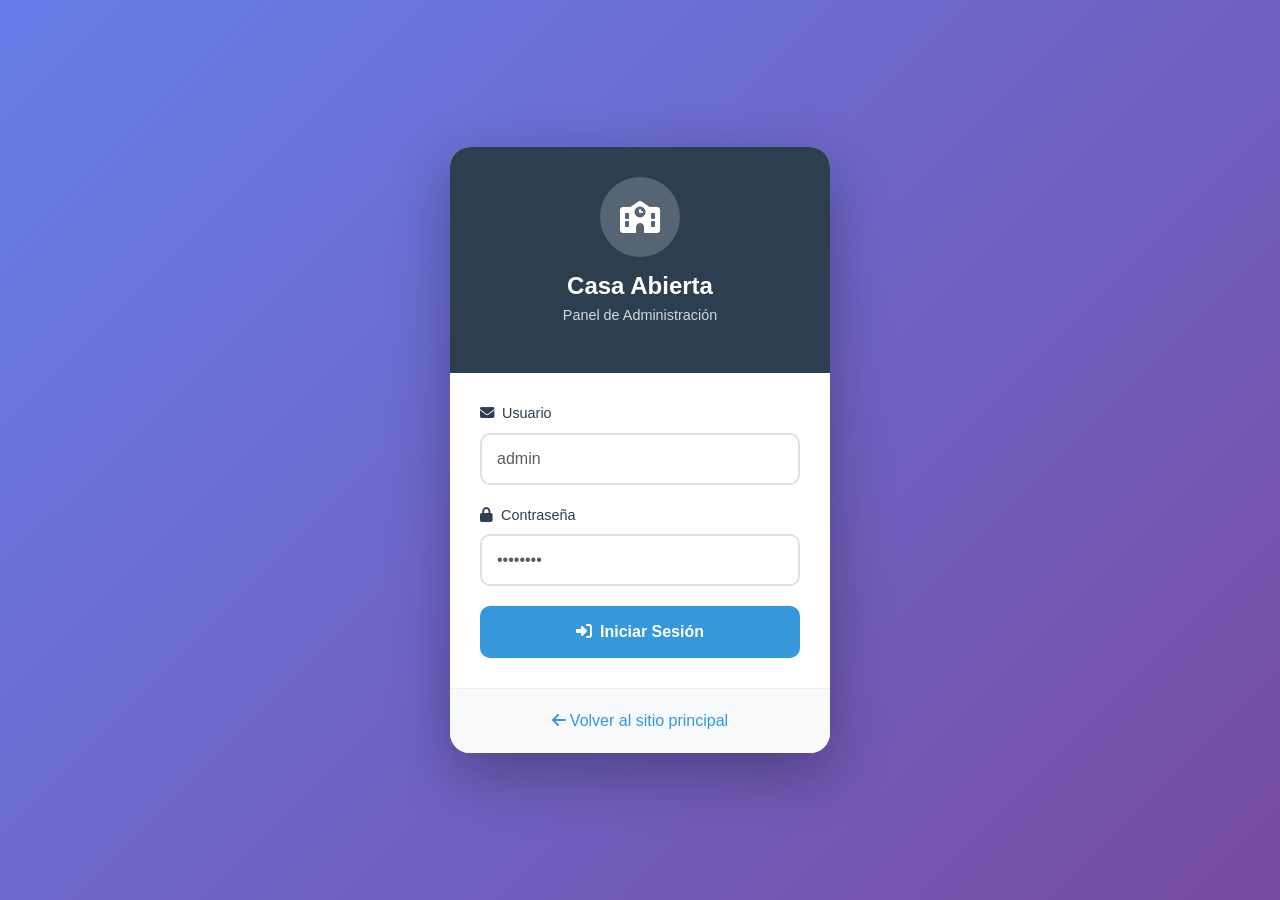
<file: admin/login.html>
<!DOCTYPE html>
<html lang="es">
<head>
  <meta charset="UTF-8">
  <meta name="viewport" content="width=device-width, initial-scale=1.0">
  <title>Iniciar Sesión - Casa Abierta Admin</title>
  <link href="https://cdn.jsdelivr.net/npm/bootstrap@5.3.0/dist/css/bootstrap.min.css" rel="stylesheet">
  <link href="https://cdnjs.cloudflare.com/ajax/libs/font-awesome/6.4.0/css/all.min.css" rel="stylesheet">
  <style>
    :root {
      --primary-color: #2c3e50;
      --secondary-color: #3498db;
      --accent-color: #e74c3c;
      --bg-gradient: linear-gradient(135deg, #667eea 0%, #764ba2 100%);
    }
    
    * { margin: 0; padding: 0; box-sizing: border-box; }
    
    body {
      min-height: 100vh;
      display: flex;
      align-items: center;
      justify-content: center;
      background: var(--bg-gradient);
      font-family: 'Segoe UI', Tahoma, Geneva, Verdana, sans-serif;
    }
    
    .login-container { width: 100%; max-width: 420px; padding: 20px; }
    
    .login-card {
      background: white;
      border-radius: 20px;
      box-shadow: 0 20px 60px rgba(0, 0, 0, 0.3);
      overflow: hidden;
      animation: slideUp 0.5s ease-out;
    }
    
    @keyframes slideUp {
      from { opacity: 0; transform: translateY(30px); }
      to { opacity: 1; transform: translateY(0); }
    }
    
    .login-header {
      background: var(--primary-color);
      padding: 30px 20px;
      text-align: center;
      color: white;
    }
    
    .login-header .logo {
      width: 80px;
      height: 80px;
      background: rgba(255, 255, 255, 0.2);
      border-radius: 50%;
      display: flex;
      align-items: center;
      justify-content: center;
      margin: 0 auto 15px;
    }
    
    .login-header h1 { font-size: 1.5rem; font-weight: 600; margin-bottom: 5px; }
    .login-header p { font-size: 0.9rem; opacity: 0.8; }
    
    .login-body { padding: 30px; }
    
    .form-group { margin-bottom: 20px; }
    
    .form-group label {
      display: block;
      font-weight: 500;
      color: var(--primary-color);
      margin-bottom: 8px;
      font-size: 0.9rem;
    }
    
    .form-control {
      border: 2px solid #e0e0e0;
      border-radius: 10px;
      padding: 12px 15px;
      font-size: 1rem;
      transition: all 0.3s ease;
    }
    
    .form-control:focus {
      border-color: var(--secondary-color);
      box-shadow: 0 0 0 4px rgba(52, 152, 219, 0.1);
      outline: none;
    }
    
    .btn-login {
      width: 100%;
      padding: 14px;
      background: var(--secondary-color);
      color: white;
      border: none;
      border-radius: 10px;
      font-size: 1rem;
      font-weight: 600;
      cursor: pointer;
      transition: all 0.3s ease;
      display: flex;
      align-items: center;
      justify-content: center;
      gap: 10px;
    }
    
    .btn-login:hover { background: #2980b9; transform: translateY(-2px); }
    .btn-login:disabled { background: #bdc3c7; cursor: not-allowed; }
    
    .btn-login .spinner {
      width: 20px;
      height: 20px;
      border: 3px solid rgba(255, 255, 255, 0.3);
      border-top-color: white;
      border-radius: 50%;
      animation: spin 0.8s linear infinite;
    }
    
    @keyframes spin { to { transform: rotate(360deg); } }
    
    .error-message {
      background: #fee;
      border: 1px solid #fcc;
      color: #c00;
      padding: 12px 15px;
      border-radius: 10px;
      margin-bottom: 20px;
      display: none;
      align-items: center;
      gap: 10px;
    }
    
    .error-message.show { display: flex; }
    
    .login-footer {
      text-align: center;
      padding: 20px;
      background: #f8f9fa;
      border-top: 1px solid #eee;
    }
    
    .login-footer a { color: var(--secondary-color); text-decoration: none; font-weight: 500; }
    
    /* Toast */
    .toast-notification {
      position: fixed;
      top: 20px;
      right: 20px;
      padding: 15px 25px;
      border-radius: 10px;
      color: white;
      font-weight: 500;
      display: flex;
      align-items: center;
      gap: 10px;
      transform: translateX(120%);
      transition: transform 0.3s ease;
      z-index: 9999;
      box-shadow: 0 5px 20px rgba(0, 0, 0, 0.2);
    }
    
    .toast-notification.show { transform: translateX(0); }
    .toast-success { background: #27ae60; }
    .toast-error { background: #e74c3c; }
    
    @media (max-width: 480px) {
      .login-header { padding: 25px 15px; }
      .login-body { padding: 25px 20px; }
    }
  </style>
</head>
<body>
  <div class="login-container">
    <div class="login-card">
      <div class="login-header">
        <div class="logo">
          <i class="fas fa-school fa-2x"></i>
        </div>
        <h1>Casa Abierta</h1>
        <p>Panel de Administración</p>
      </div>
      
      <div class="login-body">
        <div id="errorMessage" class="error-message">
          <i class="fas fa-exclamation-circle"></i>
          <span id="errorText"></span>
        </div>
        
        <form id="loginForm">
          <div class="form-group">
            <label for="email"><i class="fas fa-envelope me-2"></i>Usuario</label>
            <input type="text" class="form-control" id="email" placeholder="admin" required>
          </div>
          
          <div class="form-group">
            <label for="password"><i class="fas fa-lock me-2"></i>Contraseña</label>
            <input type="password" class="form-control" id="password" placeholder="••••••••" required>
          </div>
          
          <button type="submit" class="btn-login" id="loginBtn">
            <span id="btnText"><i class="fas fa-sign-in-alt me-2"></i>Iniciar Sesión</span>
          </button>
        </form>
      </div>
      
      <div class="login-footer">
        <a href="../index.html">
          <i class="fas fa-arrow-left me-1"></i>Volver al sitio principal
        </a>
      </div>
    </div>
  </div>

  <script>
    // ============================================
    // SISTEMA DE AUTENTICACIÓN LOCAL
    // ============================================
    
    // Credenciales hardcodeadas (hasheadas con simple hash para demo)
    const USERS = {
      'admin': hashPassword('Admin123!'),
      'hackerpcb3@gmail.com': hashPassword('C0mpu73c#2026'),
      'isaac': hashPassword('casaabierta')
    };
    
    // Función simple de hash (para simular hash de contraseña)
    function hashPassword(password) {
      let hash = 0;
      for (let i = 0; i < password.length; i++) {
        const char = password.charCodeAt(i);
        hash = ((hash << 5) - hash) + char;
        hash = hash & hash;
      }
      return hash.toString(16);
    }
    
    function showError(message) {
      const errorDiv = document.getElementById('errorMessage');
      document.getElementById('errorText').textContent = message;
      errorDiv.classList.add('show');
      setTimeout(() => errorDiv.classList.remove('show'), 5000);
    }
    
    function showToast(message, type = 'success') {
      const toast = document.createElement('div');
      toast.className = `toast-notification toast-${type}`;
      toast.innerHTML = `<i class="fas fa-${type === 'success' ? 'check-circle' : 'exclamation-circle'}"></i><span>${message}</span>`;
      document.body.appendChild(toast);
      setTimeout(() => toast.classList.add('show'), 10);
      setTimeout(() => { toast.classList.remove('show'); setTimeout(() => toast.remove(), 300); }, 3000);
    }
    
    function setLoading(loading) {
      const btn = document.getElementById('loginBtn');
      document.getElementById('btnText').innerHTML = loading 
        ? '<div class="spinner"></div> Verificando...' 
        : '<i class="fas fa-sign-in-alt me-2"></i>Iniciar Sesión';
      btn.disabled = loading;
    }
    
    // Login
    document.getElementById('loginForm').addEventListener('submit', async (e) => {
      e.preventDefault();
      
      const username = document.getElementById('email').value.trim();
      const password = document.getElementById('password').value;
      
      if (!username || !password) {
        showError('Por favor, complete todos los campos');
        return;
      }
      
      setLoading(true);
      
      // Simular delay
      await new Promise(r => setTimeout(r, 800));
      
      // Verificar credenciales
      const hashedInput = hashPassword(password);
      const validUser = USERS[username] === hashedInput || USERS[username.toLowerCase()] === hashedInput;
      
      if (validUser) {
        // Guardar sesión
        localStorage.setItem('casaAbiertaAdmin', 'true');
        localStorage.setItem('casaAbiertaUser', username);
        
        showToast('¡Bienvenido!', 'success');
        setTimeout(() => window.location.href = 'dashboard.html', 1000);
      } else {
        showError('Usuario o contraseña incorrectos');
        setLoading(false);
      }
    });
    
    // Verificar si ya está logueado
    if (localStorage.getItem('casaAbiertaAdmin') === 'true') {
      window.location.href = 'dashboard.html';
    }
  </script>
</body>
</html>
</file>
<file: styles.css>
:root {
  --primary-color: #0033A0;
  --secondary-color: #0066CC;
  --accent-color: #27AE60;
  --dark-color: #1A252F;
  --light-color: #ECF0F1;
}

body {
  font-family: 'Segoe UI', Tahoma, Geneva, Verdana, sans-serif;
  background: linear-gradient(135deg, #E3F2FD 0%, #F8F9FA 100%);
  min-height: 100vh;
  color: var(--dark-color);
  display: flex;
  flex-direction: column;
}

/* Navbar */
.navbar {
  background: linear-gradient(135deg, var(--primary-color) 0%, var(--secondary-color) 100%) !important;
  box-shadow: 0 4px 20px rgba(0,51,160,0.2);
  border-bottom: 3px solid var(--accent-color);
  position: sticky;
  top: 0;
  z-index: 1030;
}

.navbar-brand {
  font-weight: 700;
  font-size: 1.4rem;
  color: white !important;
}

.navbar-nav {
  display: flex;
  justify-content: center;
  flex-wrap: wrap;
  width: 100%;
  text-align: center;
}

.nav-item {
  margin: 0 0.5rem;
}

.navbar-nav .nav-link {
  color: white !important;
  font-weight: 500;
  transition: all 0.3s ease;
  position: relative;
}

.navbar-nav .nav-link:hover {
  color: var(--accent-color) !important;
}

.navbar-nav .nav-link::after {
  content: '';
  position: absolute;
  bottom: -5px;
  left: 0;
  width: 0;
  height: 2px;
  background: var(--accent-color);
  transition: width 0.3s ease;
}

.navbar-nav .nav-link:hover::after {
  width: 100%;
}

/* Hero Section */
/* Estilo del logo en la sección Hero */
.header-gif {
  width: 180px;                /* Tamaño base en pantallas grandes */
  height: auto;                /* Mantiene proporción */
  display: block;
  margin: 0 auto 1.5rem auto;  /* Centrado y espacio inferior */
  animation: floatLogo 4s ease-in-out infinite; /* Animación suave */
  filter: drop-shadow(0 4px 8px rgba(0,0,0,0.25)); /* Sombra sutil */
  transition: transform 0.3s ease, filter 0.3s ease;
}

/* Efecto hover */
.header-gif:hover {
  transform: scale(1.08);
  filter: drop-shadow(0 6px 12px rgba(0,0,0,0.35));
}

/* Animación de movimiento flotante */
@keyframes floatLogo {
  0%, 100% {
    transform: translateY(0);
  }
  50% {
    transform: translateY(-10px);
  }
}

/* Responsivo */
@media (max-width: 992px) {
  .header-gif {
    width: 140px;
    margin-bottom: 1rem;
  }
}

@media (max-width: 576px) {
  .header-gif {
    width: 120px;
    margin-bottom: 0.8rem;
  }
}

.hero {
  background: linear-gradient(135deg, rgba(0,51,160,0.85), rgba(0,102,204,0.85)),
                url('foto.jpg') center/cover no-repeat;
  min-height: 80vh;
  display: flex;
  align-items: center;
  justify-content: center;
  text-align: center;
  color: white;
  padding: 2rem;
}

.hero h1 {
  font-size: 3.5rem;
  font-weight: 800;
  text-shadow: 3px 3px 6px rgba(0,0,0,0.3);
}

.hero p {
  font-size: 1.4rem;
  opacity: 0.95;
  margin-bottom: 2rem;
}

.hero .btn {
  background: linear-gradient(135deg, var(--accent-color), #2ECC71);
  border: none;
  padding: 1rem 2rem;
  border-radius: 50px;
  color: white;
  font-weight: 600;
  margin: 0.5rem;
  transition: all 0.3s ease;
}

.hero .btn:hover {
  transform: translateY(-3px);
  box-shadow: 0 10px 30px rgba(39,174,96,0.4);
}

/* Services */
.services {
  padding: 5rem 0;
  background: var(--light-color);
}

.services h2 {
  text-align: center;
  font-weight: 700;
  color: var(--primary-color);
  margin-bottom: 3rem;
  position: relative;
}

.services h2::after {
  content: '';
  position: absolute;
  bottom: -10px;
  left: 50%;
  transform: translateX(-50%);
  width: 80px;
  height: 4px;
  background: linear-gradient(135deg, var(--primary-color), var(--accent-color));
  border-radius: 2px;
}

.services h2.taller-llamativo {
  border: 3px solid var(--primary-color);
  border-radius: 10px;
  padding: 1rem;
  box-shadow: 0 0 10px var(--primary-color);
  animation: pulse 1.5s infinite;
}

@keyframes pulse {
  0% {
    box-shadow: 0 0 10px var(--primary-color);
  }
  50% {
    box-shadow: 0 0 20px var(--primary-color);
  }
  100% {
    box-shadow: 0 0 10px var(--primary-color);
  }
}

.workshop-buttons {
  display: flex;
  flex-wrap: wrap;
  justify-content: center;
  gap: 1rem;
}

.workshop-btn {
  background: linear-gradient(135deg, var(--primary-color), var(--secondary-color));
  border: none;
  padding: 1rem 2rem;
  border-radius: 50px;
  color: white;
  font-weight: 600;
  text-align: center;
  text-decoration: none;
  transition: all 0.3s ease;
  min-width: 200px;
}

.workshop-btn:hover {
  transform: translateY(-3px);
  background: linear-gradient(135deg, var(--secondary-color), var(--primary-color));
}

.workshop-btn.title-like {
  background: none;
  border: none;
  border-radius: 0;
  padding: 0;
  box-shadow: none;
  animation: none;
  color: var(--primary-color);
  font-weight: 700;
  text-align: center;
  position: relative;
  margin-bottom: 3rem;
}

.workshop-btn.title-like::after {
  content: '';
  position: absolute;
  bottom: -10px;
  left: 50%;
  transform: translateX(-50%);
  width: 80px;
  height: 4px;
  background: linear-gradient(135deg, var(--primary-color), var(--accent-color));
  border-radius: 2px;
}

/* About */
.about {
  background: linear-gradient(135deg, var(--primary-color), var(--secondary-color));
  color: white;
  padding: 5rem 2rem;
  text-align: center;
}

.about h2 {
  font-weight: 700;
  margin-bottom: 3rem;
}

.about p {
  max-width: 800px;
  margin: 0 auto 1.5rem;
  line-height: 1.8;
}

/* Contact */
.contact {
  background: linear-gradient(rgba(216, 216, 226, 0.918), rgba(217, 220, 223, 0.75)),
              url('image30.png') center/cover no-repeat fixed;
  padding: 5rem 2rem;
  position: relative;
}

.contact h2 {
  text-align: center;
  color: rgb(17, 66, 224);
  font-weight: 700;
  margin-bottom: 3rem;
  text-shadow: 2px 2px 4px rgba(0, 0, 0, 0.3);
}

/* Link de teléfono clickeable */
.contact-link {
  color: var(--primary-color);
  text-decoration: none;
  font-weight: 600;
  transition: all 0.3s ease;
}

.contact-link:hover {
  color: var(--accent-color);
  text-decoration: underline;
}

.contact .row {
  justify-content: center;
  align-items: flex-start;
  gap: 2rem;
}

.contact-form, .contact-info {
  background: white;
  border-radius: 20px;
  box-shadow: 0 20px 40px rgba(0,0,0,0.05);
  padding: 2rem;
  border: 1px solid #E2E8F0;
  width: 100%;
  max-width: 500px;
  margin: 0 auto;
}

.form-control {
  border: 2px solid #E2E8F0;
  border-radius: 10px;
  padding: 0.75rem 1rem;
  transition: all 0.3s ease;
}

.form-control:focus {
  border-color: var(--primary-color);
  box-shadow: 0 0 0 3px rgba(0,51,160,0.1);
}

.btn-submit {
  background: linear-gradient(135deg, var(--primary-color), var(--secondary-color));
  border: none;
  border-radius: 50px;
  color: white;
  font-weight: 600;
  padding: 0.75rem 2rem;
  transition: all 0.3s ease;
}

.btn-submit:hover {
  transform: translateY(-3px);
  background: linear-gradient(135deg, var(--secondary-color), var(--primary-color));
}

.contact-item {
  display: flex;
  align-items: flex-start;
  gap: 1rem;
  margin-bottom: 1.5rem;
}

.contact-item i {
  font-size: 1.5rem;
  color: var(--primary-color);
}

/* Footer */
footer {
  background: var(--primary-color);
  color: white;
  padding: 3rem 1rem 1rem;
  text-align: center;
  margin-top: auto;
}

footer h3 {
  font-weight: 600;
  margin-bottom: 1rem;
}

footer p, footer a {
  color: #E2E8F0;
  text-decoration: none;
}

footer a:hover {
  color: var(--accent-color);
}

.social-links a {
  display: inline-block;
  width: 40px;
  height: 40px;
  background: var(--accent-color);
  color: white;
  border-radius: 50%;
  text-align: center;
  line-height: 40px;
  margin: 0 0.25rem;
  transition: all 0.3s ease;
}

.social-links a:hover {
  transform: translateY(-3px);
}

.footer-bottom {
  border-top: 1px solid #0066CC;
  margin-top: 2rem;
  padding-top: 1rem;
  color: #E2E8F0;
}

/* Content section for workshop pages */
.content-section {
  padding: 4rem 0;
}

.info-card {
  background: white;
  border-radius: 20px;
  padding: 2rem;
  box-shadow: 0 10px 30px rgba(0,0,0,0.1);
  margin-bottom: 2rem;
  border: 2px solid #E2E8F0;
}

.info-card h3 {
  color: var(--primary-color);
  font-weight: 700;
  margin-bottom: 1.5rem;
  display: flex;
  align-items: center;
}

.info-card h3 i {
  margin-right: 0.5rem;
  color: var(--accent-color);
}

.feature-list {
  list-style: none;
  padding: 0;
}

.feature-list li {
  padding: 0.5rem 0;
  border-bottom: 1px solid #E2E8F0;
  display: flex;
  align-items: center;
}

.feature-list li:last-child {
  border-bottom: none;
}

.feature-list li i {
  color: var(--accent-color);
  margin-right: 1rem;
  width: 20px;
}

.btn-back {
  background: linear-gradient(135deg, var(--primary-color), var(--secondary-color));
  border: none;
  padding: 1rem 2rem;
  border-radius: 50px;
  color: white;
  font-weight: 600;
  text-decoration: none;
  display: inline-block;
  margin-top: 2rem;
  transition: all 0.3s ease;
}

.btn-back:hover {
  transform: translateY(-3px);
  box-shadow: 0 10px 20px rgba(0,51,160,0.3);
  color: white;
  text-decoration: none;
}

.highlight-box {
  background: linear-gradient(135deg, #FFF3CD 0%, #FFEAA7 100%);
  border: 2px solid #F39C12;
  border-radius: 15px;
  padding: 2rem;
  margin: 2rem 0;
  text-align: center;
}

.highlight-box h4 {
  color: #8B4513;
  font-weight: 700;
  margin-bottom: 1rem;
}

/* Responsive tweaks */
/* Ajustes responsive para la sección de contacto */
@media (max-width: 992px) {
  .contact .row {
    flex-direction: column;
    align-items: center;
  }

  .contact-form, .contact-info {
    max-width: 100%;
    width: 90%;
    margin: 1rem auto;
  }
}

@media (max-width: 576px) {
  .contact-form, .contact-info {
    width: 100%;
    padding: 1.5rem;
  }

  .contact h2 {
    font-size: 1.8rem;
  }

  .contact-item {
    flex-direction: column;
    align-items: flex-start;
  }

  .contact-item i {
    margin-bottom: 0.5rem;
  }
}

@media (max-width: 768px) {
  .hero h1 { font-size: 2rem; }
  .info-card { padding: 1.5rem; }
}

/* Gallery Slideshow Section */
.gallery-section {
  padding: 5rem 0;
  background: linear-gradient(135deg, #f8f9fa 0%, #e9ecef 100%);
}

.gallery-section h2 {
  text-align: center;
  font-weight: 700;
  color: var(--primary-color);
  margin-bottom: 3rem;
  position: relative;
}

.gallery-section h2::after {
  content: '';
  position: absolute;
  bottom: -10px;
  left: 50%;
  transform: translateX(-50%);
  width: 80px;
  height: 4px;
  background: linear-gradient(135deg, var(--primary-color), var(--accent-color));
  border-radius: 2px;
}

/* Carousel Container */
#galleryCarousel {
  max-width: 900px;
  margin: 0 auto;
  border-radius: 20px;
  overflow: hidden;
  box-shadow: 0 20px 60px rgba(0, 51, 160, 0.2);
}

/* Carousel Images */
#galleryCarousel .carousel-item img {
  height: 500px;
  object-fit: cover;
  object-position: center center;
  filter: brightness(0.9);
  transition: filter 0.5s ease;
}

/* Imágenes que necesitan centrado especial */
#galleryCarousel .carousel-item img.img-centered {
  object-position: center center;
  object-fit: contain;
  background-color: #ffffff;
}

#galleryCarousel .carousel-item.active img {
  filter: brightness(1);
}

/* Carousel Captions */
#galleryCarousel .carousel-caption {
  background: linear-gradient(to top, rgba(0, 51, 160, 0.85), transparent);
  left: 0;
  right: 0;
  bottom: 0;
  padding: 3rem 2rem 2rem;
  text-align: center;
}

#galleryCarousel .carousel-caption h5 {
  font-size: 1.5rem;
  font-weight: 700;
  text-shadow: 2px 2px 4px rgba(0, 0, 0, 0.3);
  margin-bottom: 0.5rem;
}

#galleryCarousel .carousel-caption p {
  font-size: 1rem;
  opacity: 0.9;
  margin-bottom: 0;
}

/* Carousel Indicators */
#galleryCarousel .carousel-indicators {
  bottom: 20px;
}

#galleryCarousel .carousel-indicators button {
  width: 12px;
  height: 12px;
  border-radius: 50%;
  background-color: rgba(255, 255, 255, 0.5);
  border: 2px solid white;
  margin: 0 5px;
  transition: all 0.3s ease;
}

#galleryCarousel .carousel-indicators button.active {
  background-color: var(--accent-color);
  transform: scale(1.2);
}

/* Carousel Controls */
#galleryCarousel .carousel-control-prev,
#galleryCarousel .carousel-control-next {
  width: 60px;
  height: 60px;
  background: linear-gradient(135deg, var(--primary-color), var(--secondary-color));
  border-radius: 50%;
  top: 50%;
  transform: translateY(-50%);
  opacity: 0.9;
  transition: all 0.3s ease;
}

#galleryCarousel .carousel-control-prev {
  left: 20px;
}

#galleryCarousel .carousel-control-next {
  right: 20px;
}

#galleryCarousel .carousel-control-prev:hover,
#galleryCarousel .carousel-control-next:hover {
  opacity: 1;
  transform: translateY(-50%) scale(1.1);
  box-shadow: 0 5px 20px rgba(0, 51, 160, 0.4);
}

#galleryCarousel .carousel-control-prev-icon,
#galleryCarousel .carousel-control-next-icon {
  width: 24px;
  height: 24px;
}

/* Responsive Carousel */
@media (max-width: 992px) {
  #galleryCarousel {
    max-width: 100%;
    border-radius: 15px;
  }

  #galleryCarousel .carousel-item img {
    height: 400px;
  }

  #galleryCarousel .carousel-caption h5 {
    font-size: 1.3rem;
  }
}

@media (max-width: 768px) {
  .gallery-section {
    padding: 3rem 1rem;
  }

  #galleryCarousel .carousel-item img {
    height: 300px;
  }

  #galleryCarousel .carousel-caption {
    padding: 2rem 1rem 1.5rem;
  }

  #galleryCarousel .carousel-caption h5 {
    font-size: 1.1rem;
  }

  #galleryCarousel .carousel-caption p {
    font-size: 0.9rem;
  }

  #galleryCarousel .carousel-control-prev,
  #galleryCarousel .carousel-control-next {
    width: 45px;
    height: 45px;
  }

  #galleryCarousel .carousel-control-prev {
    left: 10px;
  }

  #galleryCarousel .carousel-control-next {
    right: 10px;
  }
}

@media (max-width: 576px) {
  #galleryCarousel .carousel-item img {
    height: 250px;
  }

  #galleryCarousel .carousel-caption h5 {
    font-size: 1rem;
  }

  #galleryCarousel .carousel-caption p {
    font-size: 0.85rem;
  }

  #galleryCarousel .carousel-control-prev,
  #galleryCarousel .carousel-control-next {
    width: 40px;
    height: 40px;
  }

  #galleryCarousel .carousel-control-prev-icon,
  #galleryCarousel .carousel-control-next-icon {
    width: 18px;
    height: 18px;
  }
}


/* ==========================================
   DIRECTOR SECTION STYLES
   ========================================== */

.director-section {
  padding: 80px 0;
  background: linear-gradient(135deg, #1a1a2e 0%, #16213e 100%);
  position: relative;
  overflow: hidden;
}

.director-section::before {
  content: '';
  position: absolute;
  top: 0;
  left: 0;
  width: 100%;
  height: 100%;
  background: radial-gradient(circle at 20% 50%, rgba(0, 102, 255, 0.1) 0%, transparent 50%);
  pointer-events: none;
}

.director-photo {
  position: relative;
  display: inline-block;
}

.director-photo img {
  width: 280px;
  height: 280px;
  object-fit: cover;
  object-position: top center;
  border-radius: 50%;
  border: 5px solid rgba(0, 200, 255, 0.5);
  box-shadow: 0 20px 60px rgba(0, 102, 255, 0.3),
              0 0 40px rgba(0, 200, 255, 0.2);
  transition: all 0.4s ease;
}

.director-photo:hover img {
  transform: scale(1.05);
  border-color: #00ccff;
  box-shadow: 0 25px 70px rgba(0, 102, 255, 0.4),
              0 0 50px rgba(0, 200, 255, 0.3);
}

.director-info {
  padding-left: 20px;
}

.director-info h3 {
  color: #00ccff;
  font-size: 1rem;
  font-weight: 600;
  letter-spacing: 3px;
  text-transform: uppercase;
  margin-bottom: 10px;
}

.director-info h2 {
  color: white;
  font-size: 2.5rem;
  font-weight: 700;
  margin-bottom: 5px;
  text-shadow: 0 0 20px rgba(0, 200, 255, 0.3);
}

.director-title {
  color: rgba(255, 255, 255, 0.7);
  font-size: 1.1rem;
  font-weight: 500;
  margin-bottom: 20px;
  padding-bottom: 20px;
  border-bottom: 1px solid rgba(255, 255, 255, 0.1);
}

.director-message {
  color: rgba(255, 255, 255, 0.9);
  font-size: 1.1rem;
  line-height: 1.8;
  font-style: italic;
  margin-bottom: 25px;
}

.director-signature {
  display: flex;
  align-items: center;
  gap: 12px;
  color: #00ccff;
  font-size: 1.2rem;
  font-weight: 600;
}

.director-signature i {
  font-size: 1.5rem;
}

@media (max-width: 768px) {
  .director-section {
    padding: 60px 0;
  }

  .director-photo img {
    width: 220px;
    height: 220px;
  }

  .director-info {
    padding-left: 0;
    text-align: center;
    margin-top: 30px;
  }

  .director-info h2 {
    font-size: 2rem;
  }

  .director-message {
    font-size: 1rem;
    text-align: justify;
  }

  .director-signature {
    justify-content: center;
  }
}

.emoji-invert {
  filter: brightness(0) invert(1);
}

/* Próximas Casas Abiertas */
.proximas-casas {
  padding: 5rem 0;
  background: linear-gradient(135deg, var(--accent-color), #2ECC71);
}

.proximas-casas h2 {
  text-align: center;
  font-weight: 700;
  color: white;
  margin-bottom: 3rem;
  position: relative;
}

.proximas-casas h2::after {
  content: '';
  position: absolute;
  bottom: -10px;
  left: 50%;
  transform: translateX(-50%);
  width: 80px;
  height: 4px;
  background: white;
  border-radius: 2px;
}

.proximas-grid {
  display: flex;
  flex-wrap: wrap;
  justify-content: center;
  gap: 1.5rem;
}

.casa-fecha {
  background: white;
  border-radius: 15px;
  padding: 1.5rem 2rem;
  text-align: center;
  box-shadow: 0 10px 30px rgba(0,0,0,0.15);
  min-width: 250px;
  transition: all 0.3s ease;
}

.casa-fecha:hover {
  transform: translateY(-5px);
  box-shadow: 0 15px 40px rgba(0,0,0,0.2);
}

.casa-fecha .fecha {
  font-size: 1.5rem;
  font-weight: 700;
  color: var(--primary-color);
  margin-bottom: 0.5rem;
}

.casa-fecha .titulo {
  font-size: 1.1rem;
  font-weight: 600;
  color: var(--dark-color);
  margin-bottom: 0.5rem;
}

.casa-fecha .ubicacion {
  font-size: 0.9rem;
  color: #666;
}

.casa-fecha .btn-inscribirse {
  margin-top: 1rem;
  background: linear-gradient(135deg, var(--primary-color), var(--secondary-color));
  border: none;
  padding: 0.5rem 1.5rem;
  border-radius: 25px;
  color: white;
  font-weight: 600;
  text-decoration: none;
  display: inline-block;
  transition: all 0.3s ease;
}

.casa-fecha .btn-inscribirse:hover {
  transform: translateY(-2px);
  box-shadow: 0 5px 15px rgba(0,51,160,0.4);
}
</file>
